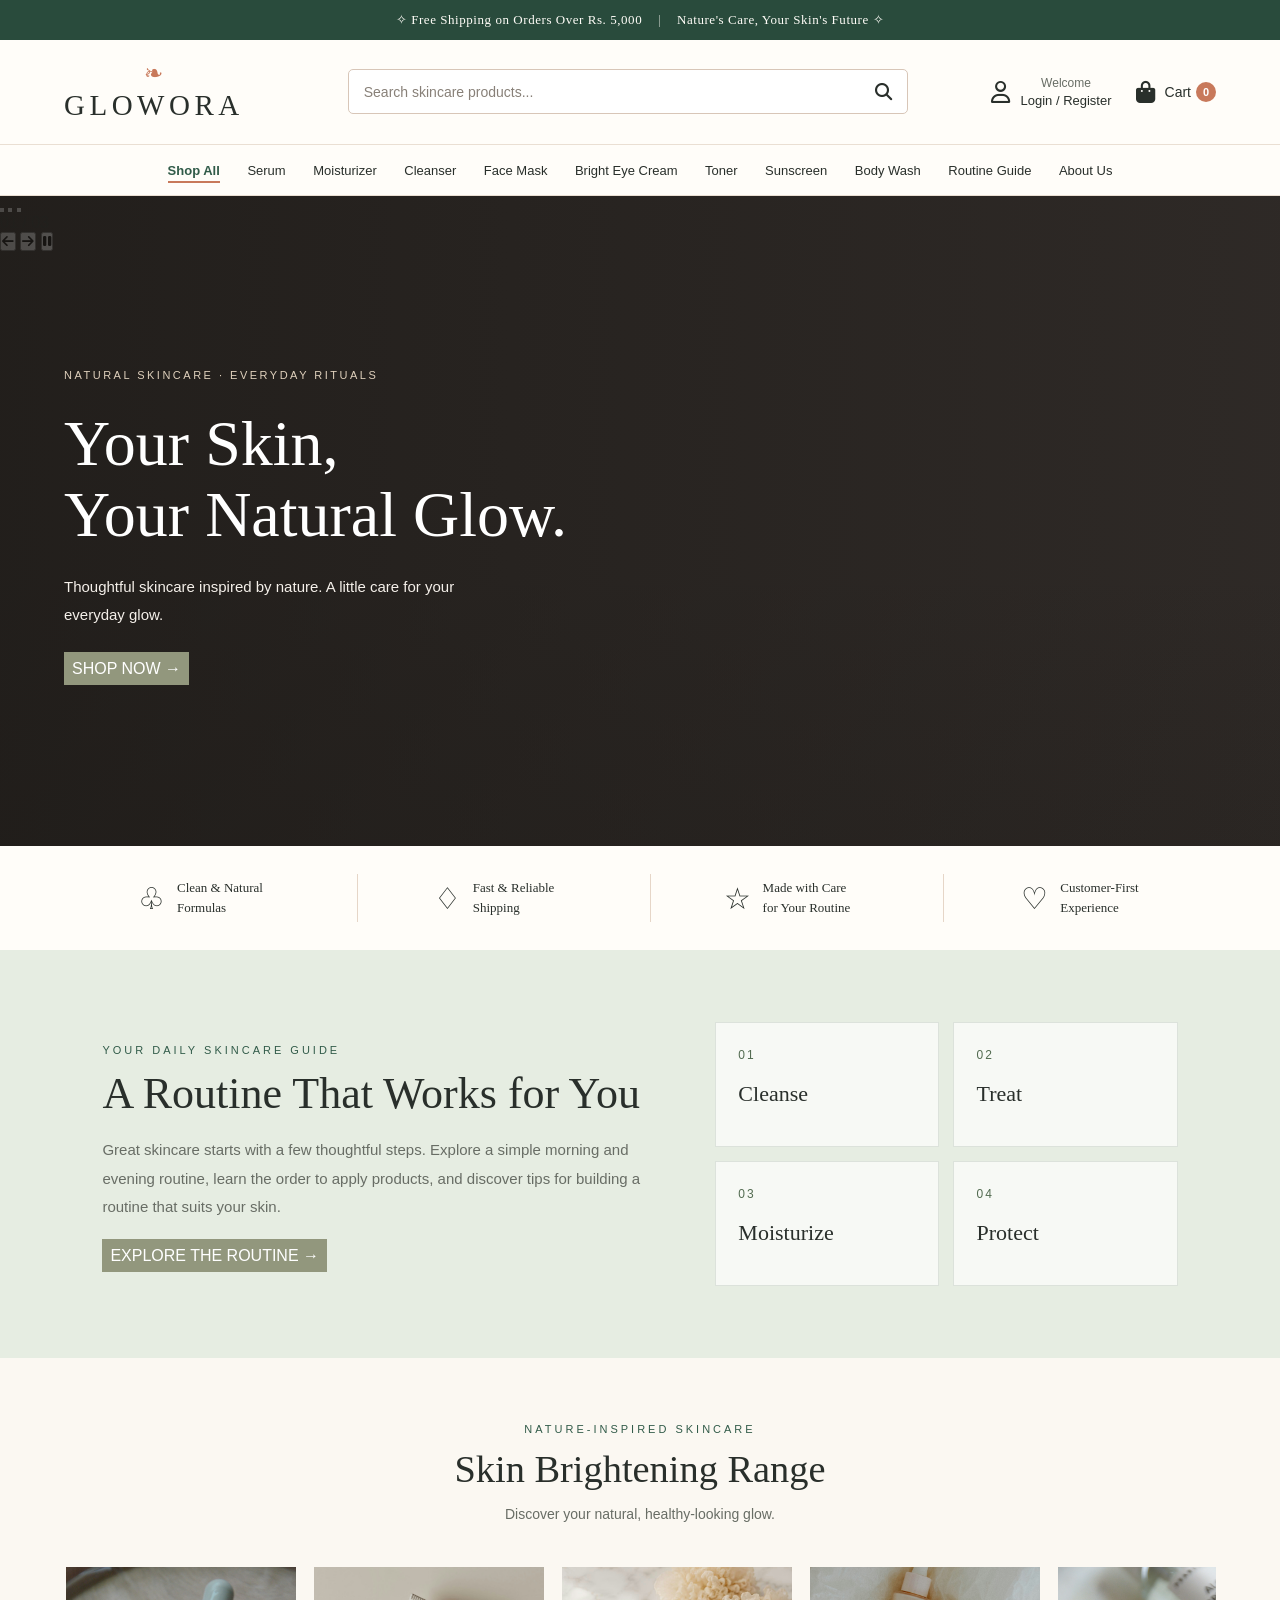
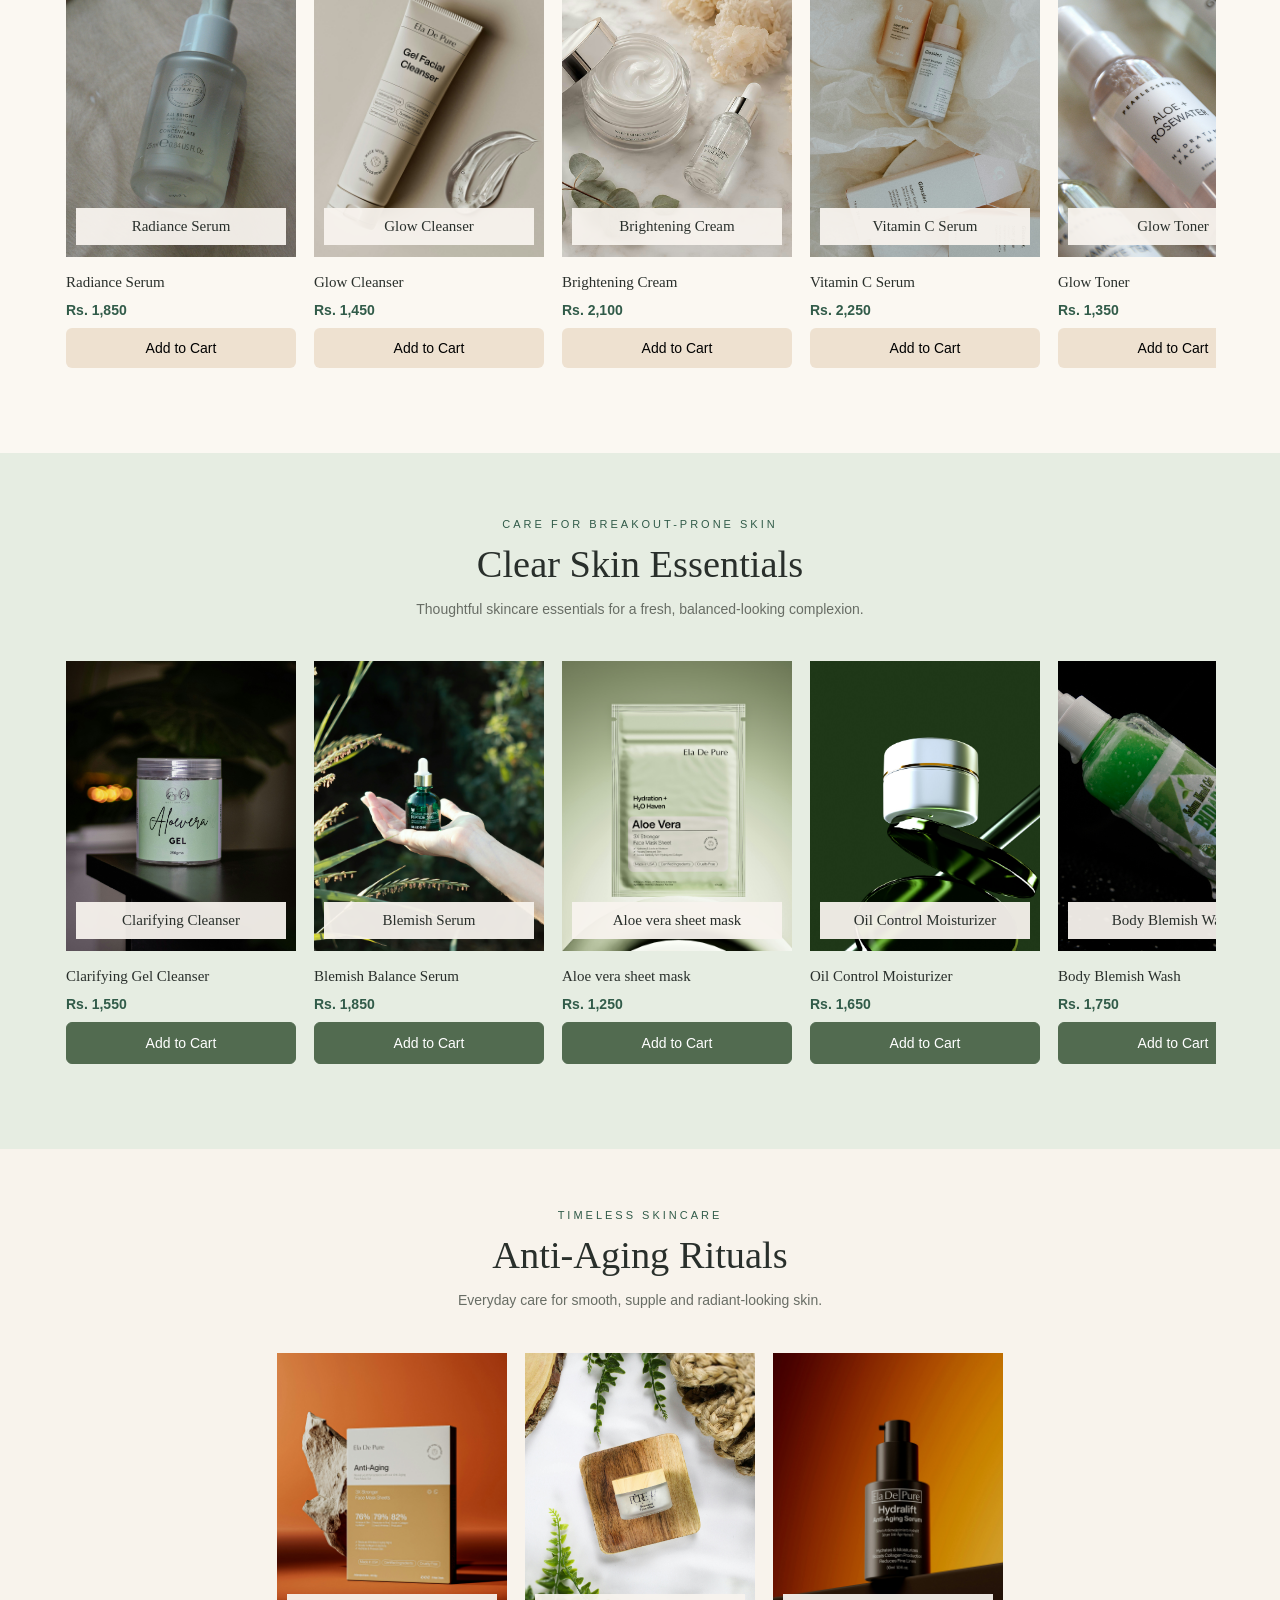
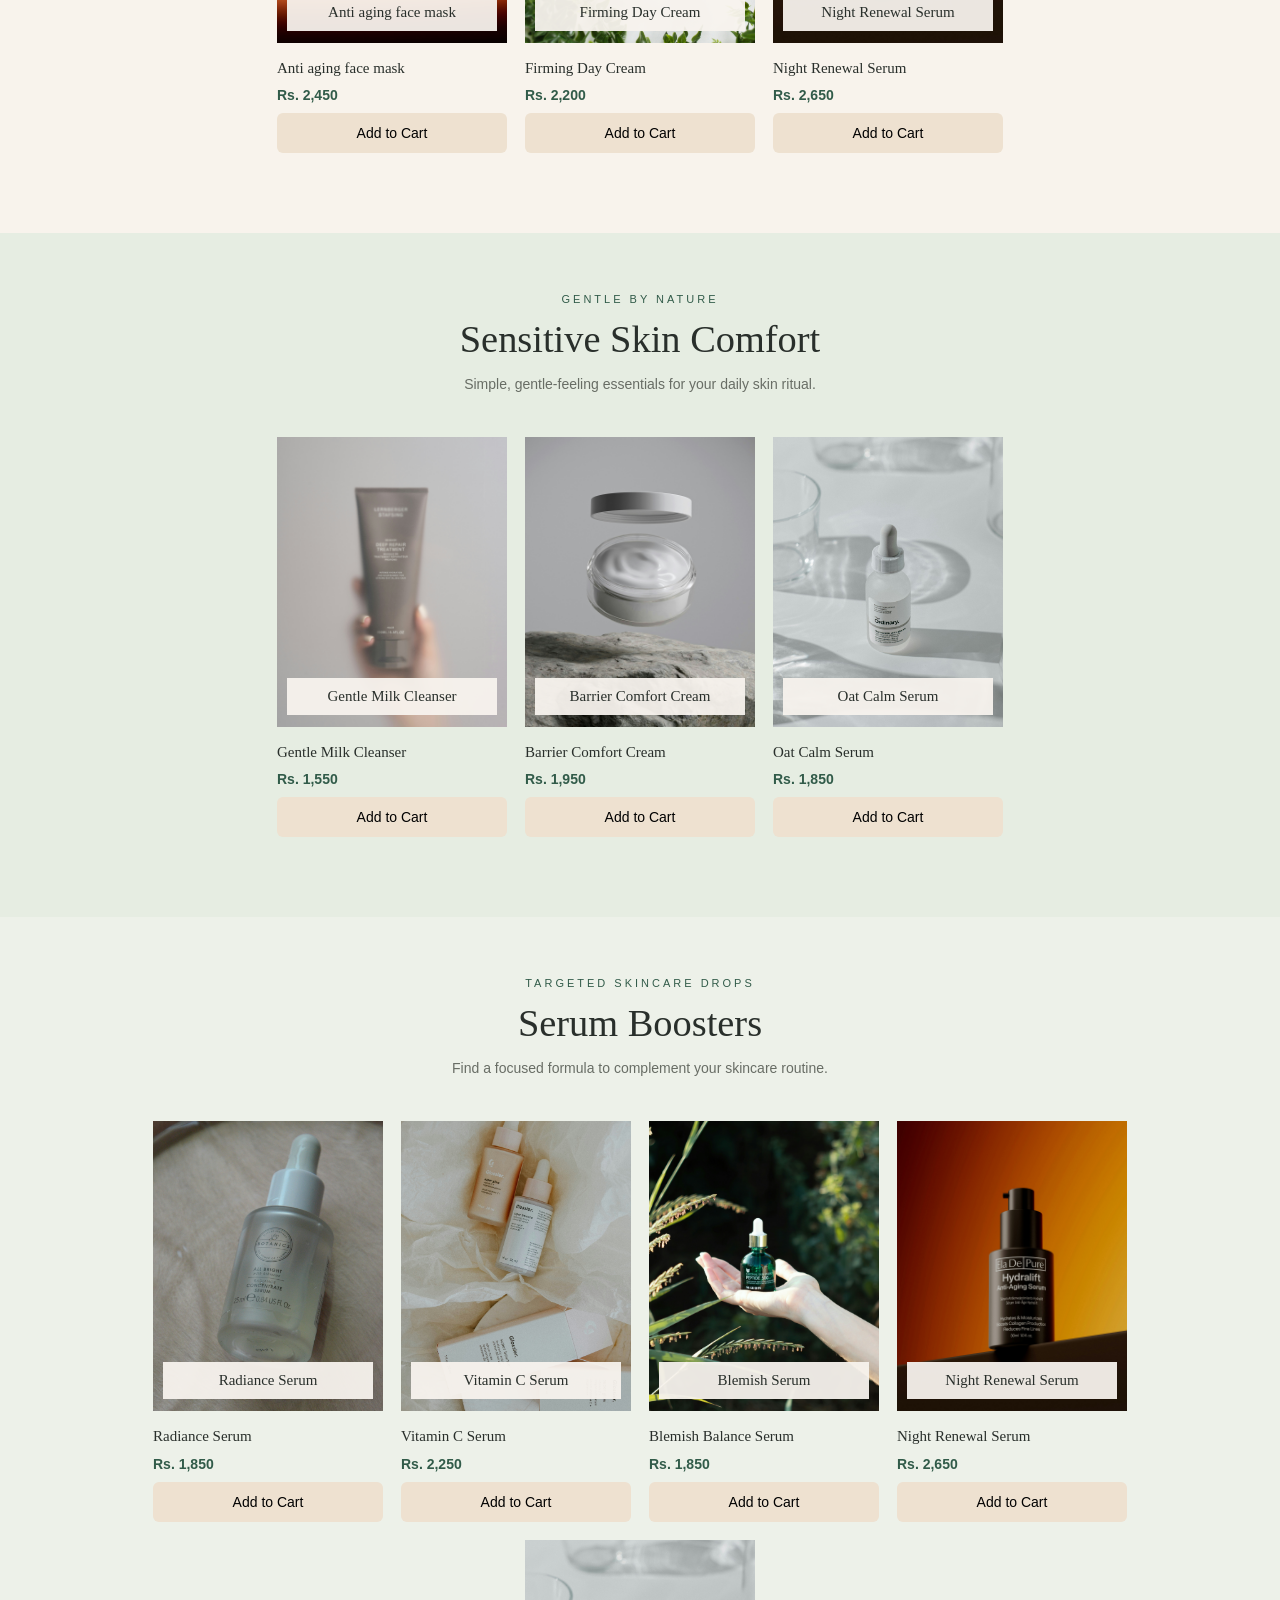
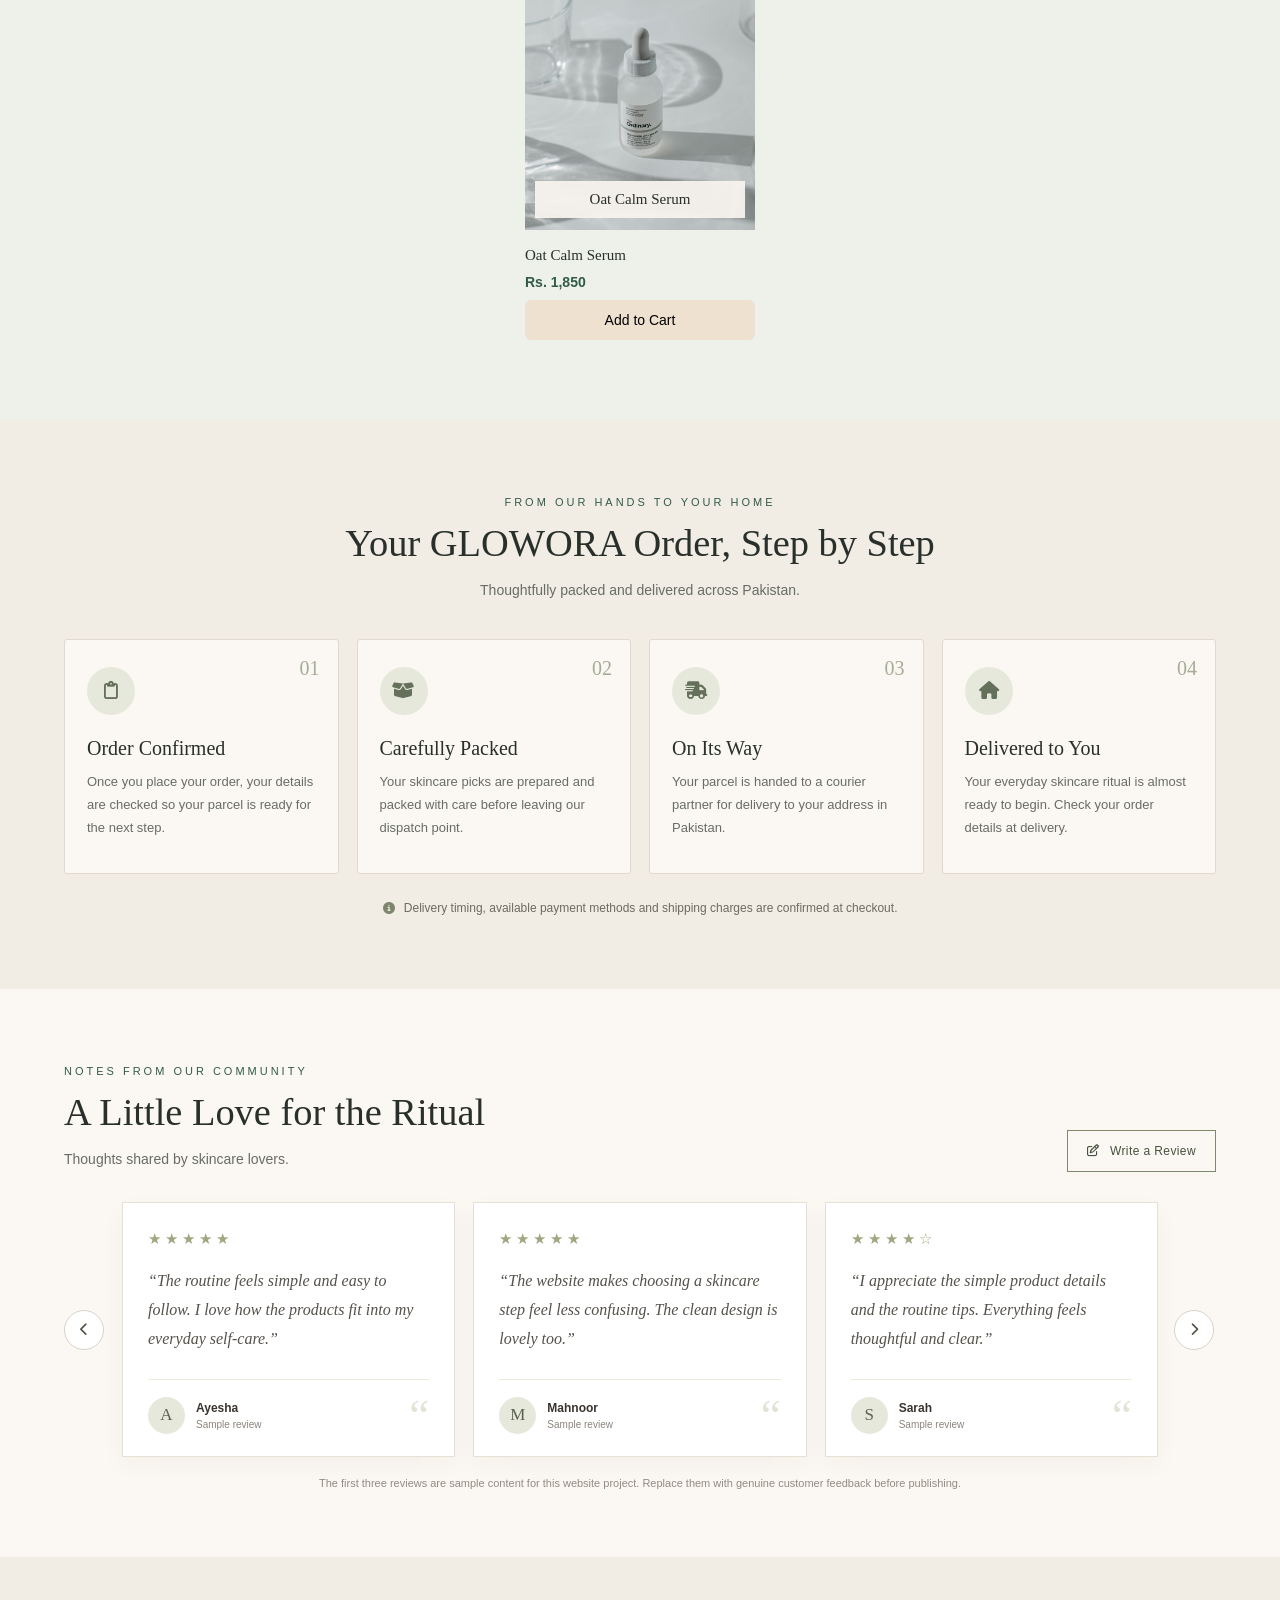
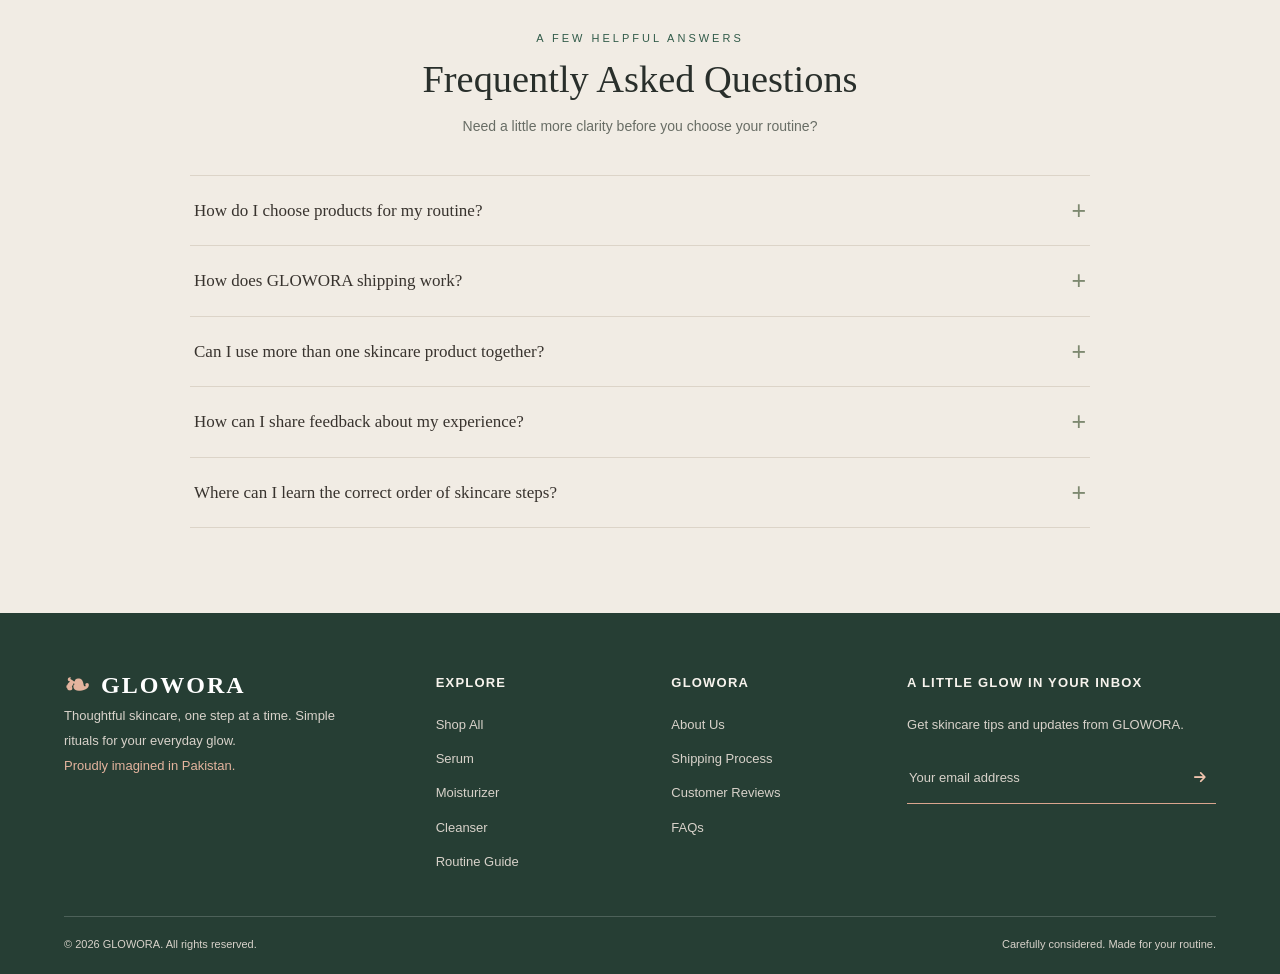
<file: GLOWORA_WEBSITE/index.html>
<!DOCTYPE html>
<html lang="en">
<head>
<meta charset="utf-8"/>
<meta content="width=device-width, initial-scale=1.0" name="viewport"/>
<title>GLOWORA | Your Natural Glow</title>
<link href="./style.css" rel="stylesheet"/>
<script src="./script.js" defer></script>
<link href="https://cdnjs.cloudflare.com/ajax/libs/font-awesome/6.7.2/css/all.min.css" rel="stylesheet"/>
</head>
<body>
<header class="site-header" id="home">
<!-- Announcement Bar -->
<div class="announcement">
<p class="announcement-desktop">
            ✧ Free Shipping on Orders Over Rs. 5,000
            <span>|</span>
            Nature's Care, Your Skin's Future ✧
        </p>
<p class="announcement-mobile">
            ✧ Free Shipping on Orders Over Rs. 5,000 ✧
        </p>
</div>
<!-- Main Header -->
<div class="header-main">
<!-- Mobile Hamburger -->
<button aria-controls="mobile-menu" aria-expanded="false" aria-label="Open navigation menu" class="menu-toggle" type="button">
<i aria-hidden="true" class="fa-solid fa-bars"></i>
</button>
<!-- Logo -->
<a aria-label="GLOWORA Home" class="logo" href="./index.html">
<span aria-hidden="true" class="logo-leaf">❧</span>
<span>GLOWORA</span>
</a>
<!-- Desktop Search -->
<form action="./index.html" class="header-search" role="search">
<input aria-label="Search skincare products" name="search" placeholder="Search skincare products..." type="search"/>
<button aria-label="Search" type="submit">
<i aria-hidden="true" class="fa-solid fa-magnifying-glass"></i>
</button>
</form>
<!-- Account and Cart -->
<div class="header-actions">
<!-- Account button -->
<button aria-label="Open account panel" class="account-action" data-open-panel="account" type="button">
<i aria-hidden="true" class="fa-regular fa-user"></i>
<span class="account-text">
<small>Welcome</small>
<strong>Login / Register</strong>
</span>
</button>
<!-- Cart button -->
<button aria-label="Open shopping cart" class="cart-action" data-open-panel="cart" type="button">
<i aria-hidden="true" class="fa-solid fa-bag-shopping"></i>
<span class="cart-text">Cart</span>
<span aria-live="polite" class="cart-count">0</span>
</button>
</div>
</div>
<!-- Desktop Navigation -->
<nav aria-label="Main navigation" class="desktop-nav">
<ul class="nav-links"><li><a href="./index.html">Shop All</a></li><li><a href="./serum.html">Serum</a></li><li><a href="./moisturizer.html">Moisturizer</a></li><li><a href="./cleanser.html">Cleanser</a></li><li><a href="./face-mask.html">Face Mask</a></li><li><a href="./bright-eye-cream.html">Bright Eye Cream</a></li><li><a href="./toner.html">Toner</a></li><li><a href="./sunscreen.html">Sunscreen</a></li><li><a href="./body-wash.html">Body Wash</a></li><li><a href="./routine.html">Routine Guide</a></li><li><a href="./about.html">About Us</a></li></ul>
</nav>
<!-- Overlay -->
<div class="menu-overlay"></div>
<!-- Right-side Off-canvas Menu -->
<aside aria-hidden="true" aria-label="Mobile navigation" class="mobile-menu" id="mobile-menu" inert="">
<div class="mobile-menu-header">
<a class="mobile-menu-logo" href="./index.html">
<span aria-hidden="true">❧</span> GLOWORA
            </a>
<button aria-label="Close navigation menu" class="menu-close" type="button">
                ×
            </button>
</div>
<p class="mobile-menu-caption">
            YOUR SKIN, YOUR NATURAL GLOW
        </p>
<!-- Mobile Search -->
<form action="./index.html" class="mobile-search" role="search">
<input aria-label="Search products" name="search" placeholder="Search products..." type="search"/>
<button aria-label="Search" type="submit">
<i aria-hidden="true" class="fa-solid fa-magnifying-glass"></i>
</button>
</form>
<!-- Mobile Links -->
<ul class="mobile-nav-links"><li><a href="./index.html">Shop All <span>↗</span></a></li><li><a href="./serum.html">Serum <span>↗</span></a></li><li><a href="./moisturizer.html">Moisturizer <span>↗</span></a></li><li><a href="./cleanser.html">Cleanser <span>↗</span></a></li><li><a href="./face-mask.html">Face Mask <span>↗</span></a></li><li><a href="./bright-eye-cream.html">Bright Eye Cream <span>↗</span></a></li><li><a href="./toner.html">Toner <span>↗</span></a></li><li><a href="./sunscreen.html">Sunscreen <span>↗</span></a></li><li><a href="./body-wash.html">Body Wash <span>↗</span></a></li><li><a href="./routine.html">Routine Guide <span>↗</span></a></li><li><a href="./about.html">About Us <span>↗</span></a></li></ul>
<!-- Mobile Account Shortcuts -->
<div class="mobile-menu-actions">
<button data-open-panel="account" type="button">
<i aria-hidden="true" class="fa-regular fa-user"></i>
        Login / Create Account
    </button>
<button data-open-panel="cart" type="button">
<i aria-hidden="true" class="fa-solid fa-bag-shopping"></i>
        My Shopping Bag
        <span aria-live="polite" class="cart-count">0</span>
</button>
</div>
<p class="mobile-menu-footer">
            Thoughtful skincare, one step at a time.
        </p>
</aside>
<!-- Shared overlay for cart and account panels -->
<div class="panel-overlay" data-close-panel=""></div>
<!-- CART DRAWER -->
<aside aria-hidden="true" aria-label="Shopping cart" class="side-panel cart-panel" id="cart-panel" inert="">
<div class="panel-header">
<div>
<p class="panel-eyebrow">YOUR GLOWORA PICKS</p>
<h2>Your Cart <span class="cart-count">0</span></h2>
</div>
<button aria-label="Close cart" class="panel-close" data-close-panel="" type="button">
            ×
        </button>
</div>
<div aria-live="polite" class="cart-content">
<div class="cart-empty">
<i aria-hidden="true" class="fa-solid fa-bag-shopping"></i>
<h3>Your bag is waiting</h3>
<p>You haven't added any products yet.</p>
<button class="panel-primary" data-continue-shopping="" type="button">
                Continue Shopping
            </button>
</div>
<div class="cart-items"></div>
</div>
<div class="cart-footer" hidden="">
<div class="cart-subtotal">
<span>Subtotal</span>
<strong class="cart-total">Rs. 0</strong>
</div>
<p>Shipping charges are calculated at checkout.</p>
<button class="panel-primary checkout-button" type="button">
            Proceed to Checkout
        </button>
</div>
</aside>
<!-- ACCOUNT DRAWER -->
<aside aria-hidden="true" aria-label="Your account" class="side-panel account-panel" id="account-panel" inert="">
<div class="panel-header">
<div>
<p class="panel-eyebrow">WELCOME TO GLOWORA</p>
<h2 class="account-panel-title">My Account</h2>
</div>
<button aria-label="Close account" class="panel-close" data-close-panel="" type="button">
            ×
        </button>
</div>
<!-- Login -->
<form class="account-form" id="login-form">
<p class="account-intro">Sign in to your account.</p>
<label for="login-email">Email Address</label>
<input autocomplete="email" id="login-email" name="email" placeholder="you@example.com" required="" type="email"/>
<label for="login-password">Password</label>
<input autocomplete="current-password" id="login-password" name="password" placeholder="Enter your password" required="" type="password"/>
<button class="text-action" data-account-view="forgot" type="button">
            Forgot Password?
        </button>
<button class="panel-primary" type="submit">
            Login
        </button>
<p class="account-switch">
            Don't have an account?
            <button class="text-action" data-account-view="register" type="button">
                Create Account
            </button>
</p>
<p aria-live="polite" class="account-message"></p>
</form>
<!-- Create Account -->
<form class="account-form" hidden="" id="register-form">
<p class="account-intro">Create your GLOWORA account.</p>
<label for="register-name">Full Name</label>
<input autocomplete="name" id="register-name" name="name" placeholder="Your full name" required="" type="text"/>
<label for="register-email">Email Address</label>
<input autocomplete="email" id="register-email" name="email" placeholder="you@example.com" required="" type="email"/>
<label for="register-password">Create Password</label>
<input autocomplete="new-password" id="register-password" minlength="8" name="password" placeholder="At least 8 characters" required="" type="password"/>
<button class="panel-primary" type="submit">
            Create Account
        </button>
<p class="account-switch">
            Already registered?
            <button class="text-action" data-account-view="login" type="button">
                Login
            </button>
</p>
<p aria-live="polite" class="account-message"></p>
</form>
<!-- Forgot Password -->
<form class="account-form" hidden="" id="forgot-form">
<p class="account-intro">
            Enter your email address to request a password reset.
        </p>
<label for="forgot-email">Email Address</label>
<input autocomplete="email" id="forgot-email" name="email" placeholder="you@example.com" required="" type="email"/>
<button class="panel-primary" type="submit">
            Request Reset Link
        </button>
<p class="account-switch">
            Remember your password?
            <button class="text-action" data-account-view="login" type="button">
                Back to Login
            </button>
</p>
<p aria-live="polite" class="account-message"></p>
</form>
</aside>
</header>
<main>
<!-- hero section crousal section -->
<section class="hero-video-carousel" id="hero" aria-label="GLOWORA featured skincare stories">
<!-- Slide 1 -->
<article class="hero-slide active">
<video autoplay="" class="hero-video" muted="" playsinline="" preload="auto">
<source src="./assets/videos/hero carousel/slide 1.mp4" type="video/mp4"/>
</video>
<div class="hero-video-overlay"></div>
<div class="hero-slide-content">
<p class="hero-kicker">NATURAL SKINCARE · EVERYDAY RITUALS</p>
<h1>Your Skin,<br/>Your Natural Glow.</h1>
<p class="hero-slide-description">
                Thoughtful skincare inspired by nature.
                A little care for your everyday glow.
            </p>
<a class="primary-button" href="#shop">
                SHOP NOW <span>→</span>
</a>
</div>
</article>
<!-- Slide 2 -->
<article class="hero-slide">
<video class="hero-video" muted="" playsinline="" preload="auto">
<source src="./assets/videos/hero carousel/video 2.mp4" type="video/mp4"/>
</video>
<div class="hero-video-overlay"></div>
<div class="hero-slide-content">
<p class="hero-kicker">A MOMENT JUST FOR YOU</p>
<h1>A Little Care.<br/>A Lot of Glow.</h1>
<p class="hero-slide-description">
                Slow down, nourish your skin,
                and make self-care part of every day.
            </p>
<a class="primary-button" href="#shop">
                DISCOVER YOUR GLOW <span>→</span>
</a>
</div>
</article>
<!-- Slide 3 -->
<article class="hero-slide">
<video class="hero-video" muted="" playsinline="" preload="auto">
<source src="assets/videos/hero carousel/slide 8.mp4" type="video/mp4"/>
</video>
<div class="hero-video-overlay"></div>
<div class="hero-slide-content">
<p class="hero-kicker">YOUR DAILY SKINCARE RITUAL</p>
<h1>Make Every Day<br/>a Glow Day.</h1>
<p class="hero-slide-description">
                Simple routines, thoughtful formulas,
                and skincare moments made for you.
            </p>
<a class="primary-button" href="#shop">
                EXPLORE SKINCARE <span>→</span>
</a>
</div>
</article>
<!-- Carousel controls -->
<div class="hero-carousel-controls" aria-label="Hero carousel controls">
  <div class="hero-carousel-pagination" role="group" aria-label="Choose a slide">
    <button class="hero-dot active" type="button" data-slide-to="0" aria-label="Show slide 1" aria-current="true"></button>
    <button class="hero-dot" type="button" data-slide-to="1" aria-label="Show slide 2"></button>
    <button class="hero-dot" type="button" data-slide-to="2" aria-label="Show slide 3"></button>
  </div>
  <span class="hero-slide-count" aria-live="polite"><span class="hero-current-slide">01</span> <span aria-hidden="true">/</span> 03</span>
  <div class="hero-carousel-actions">
    <button class="hero-control-button hero-prev" type="button" aria-label="Previous slide"><i class="fa-solid fa-arrow-left" aria-hidden="true"></i></button>
    <button class="hero-control-button hero-next" type="button" aria-label="Next slide"><i class="fa-solid fa-arrow-right" aria-hidden="true"></i></button>
    <button class="hero-control-button hero-autoplay-toggle" type="button" aria-label="Pause automatic slides" aria-pressed="false"><i class="fa-solid fa-pause" aria-hidden="true"></i></button>
  </div>
</div>
</section>
<!-- benefit section -->
<section aria-label="Our benefits" class="benefits">
<div class="benefit">
<span class="benefit-icon">♧</span>
<p>Clean &amp; Natural<br/>Formulas</p>
</div>
<div class="benefit">
<span class="benefit-icon">♢</span>
<p>Fast &amp; Reliable<br/>Shipping</p>
</div>
<div class="benefit">
<span class="benefit-icon">☆</span>
<p>Made with Care<br/>for Your Routine</p>
</div>
<div class="benefit">
<span class="benefit-icon">♡</span>
<p>Customer-First<br/>Experience</p>
</div>
</section>
<!-- skin routine section -->
<section aria-labelledby="routine-preview-title" class="routine-preview">
<div class="routine-preview-content">
<p class="range-subtitle">YOUR DAILY SKINCARE GUIDE</p>
<h2 id="routine-preview-title">A Routine That Works for You</h2>
<p>Great skincare starts with a few thoughtful steps. Explore a simple morning and evening routine, learn the order to apply products, and discover tips for building a routine that suits your skin.</p>
<a class="primary-button" href="./routine.html">EXPLORE THE ROUTINE <span>→</span></a>
</div>
<div aria-label="Routine overview" class="routine-preview-steps">
<div><span>01</span><p>Cleanse</p></div>
<div><span>02</span><p>Treat</p></div>
<div><span>03</span><p>Moisturize</p></div>
<div><span>04</span><p>Protect</p></div>
</div>
</section>
<!-- skin brightening card section -->
<section class="product-range" id="shop">
<div class="range-heading">
<p class="range-subtitle">NATURE-INSPIRED SKINCARE</p>
<h2>Skin Brightening Range</h2>
<p>Discover your natural, healthy-looking glow.</p>
</div>
<div class="product-slider">
<div aria-label="Skin brightening products" class="product-track" tabindex="0">
<article class="range-card">
<div class="range-image">
<img alt="Radiance serum" loading="lazy" src="./assets/images/skin brightening img/radiance serum.jpg"/>
<span class="image-title">Radiance Serum</span>
<div class="product-hover">
<h3>Radiance Serum</h3>
<p><strong>Key Ingredients</strong></p>
<p>Vitamin C · Hyaluronic Acid</p>
<p>A skincare step for a radiant-looking complexion.</p>
</div>
</div>
<h3>Radiance Serum</h3>
<p class="range-price">Rs. 1,850</p>
<button class="add-to-cart">Add to Cart</button>
</article>
<article class="range-card">
<div class="range-image">
<img alt="Glow cleanser" loading="lazy" src="./assets/images/skin brightening img/Gel Cleanser.jpg"/>
<span class="image-title">Glow Cleanser</span>
<div class="product-hover">
<h3>Glow Cleanser</h3>
<p><strong>Key Ingredients</strong></p>
<p>Aloe Vera · Glycerin</p>
<p>A gentle daily cleansing step.</p>
</div>
</div>
<h3>Glow Cleanser</h3>
<p class="range-price">Rs. 1,450</p>
<button class="add-to-cart">Add to Cart</button>
</article>
<article class="range-card">
<div class="range-image">
<img alt="Brightening cream" loading="lazy" src="./assets/images/skin brightening img/brightening cream.jpg"/>
<span class="image-title">Brightening Cream</span>
<div class="product-hover">
<h3>Brightening Cream</h3>
<p><strong>Key Ingredients</strong></p>
<p>Niacinamide · Vitamin E</p>
<p>Helps moisturize skin and improve the look of uneven tone.</p>
</div>
</div>
<h3>Brightening Cream</h3>
<p class="range-price">Rs. 2,100</p>
<button class="add-to-cart">Add to Cart</button>
</article>
<article class="range-card">
<div class="range-image">
<img alt="Vitamin C serum" loading="lazy" src="./assets/images/skin brightening img/vitamin C serum.jpg"/>
<span class="image-title">Vitamin C Serum</span>
<div class="product-hover">
<h3>Vitamin C Serum</h3>
<p><strong>Key Ingredients</strong></p>
<p>Vitamin C · Glycerin</p>
<p>A brightening-focused skincare step.</p>
</div>
</div>
<h3>Vitamin C Serum</h3>
<p class="range-price">Rs. 2,250</p>
<button class="add-to-cart">Add to Cart</button>
</article>
<article class="range-card">
<div class="range-image">
<img alt="Glow toner" loading="lazy" src="./assets/images/skin brightening img/glow toner.jpg"/>
<span class="image-title">Glow Toner</span>
<div class="product-hover">
<h3>Glow Toner</h3>
<p><strong>Key Ingredients</strong></p>
<p>Rose Water · Aloe Vera</p>
<p>A refreshing step in your skincare routine.</p>
</div>
</div>
<h3>Glow Toner</h3>
<p class="range-price">Rs. 1,350</p>
<button class="add-to-cart">Add to Cart</button>
</article>
<article class="range-card">
<div class="range-image">
<img alt="Night cream" loading="lazy" src="./assets/images/skin brightening img/night cream.jpg"/>
<span class="image-title">Night Cream</span>
<div class="product-hover">
<h3>Night Cream</h3>
<p><strong>Key Ingredients</strong></p>
<p>Hyaluronic Acid · Vitamin E</p>
<p>Moisture for your evening routine.</p>
</div>
</div>
<h3>Night Cream</h3>
<p class="range-price">Rs. 2,000</p>
<button class="add-to-cart">Add to Cart</button>
</article>
<article class="range-card">
<div class="range-image">
<img alt="Glow face mask" loading="lazy" src="./assets/images/skin brightening img/glow face mask.jpg"/>
<span class="image-title">Glow Face Mask</span>
<div class="product-hover">
<h3>Glow Face Mask</h3>
<p><strong>Key Ingredients</strong></p>
<p>Kaolin · Aloe Vera</p>
<p>A weekly skincare treat.</p>
</div>
</div>
<h3>Glow Face Mask</h3>
<p class="range-price">Rs. 1,550</p>
<button class="add-to-cart">Add to Cart</button>
</article>
<article class="range-card">
<div class="range-image">
<img alt="Bright eyes cream" loading="lazy" src="./assets/images/skin brightening img/brightening eye cream.jpg"/>
<span class="image-title">Bright Eyes Cream</span>
<div class="product-hover">
<h3>Bright Eyes Cream</h3>
<p><strong>Key Ingredients</strong></p>
<p>Hyaluronic Acid · Peptides</p>
<p>Gentle moisture around the eye area.</p>
</div>
</div>
<h3>Bright Eyes Cream</h3>
<p class="range-price">Rs. 1,700</p>
<button class="add-to-cart">Add to Cart</button>
</article>
<article class="range-card">
<div class="range-image">
<img alt="Daily sunscreen" loading="lazy" src="./assets/images/skin brightening img/daily sun screen.jpg"/>
<span class="image-title">Daily Sunscreen</span>
<div class="product-hover">
<h3>Daily Sunscreen</h3>
<p><strong>Key Ingredients</strong></p>
<p>Broad-spectrum UV filters</p>
<p>Use for daily sun protection according to the product label.</p>
</div>
</div>
<h3>Daily Sunscreen</h3>
<p class="range-price">Rs. 1,950</p>
<button class="add-to-cart">Add to Cart</button>
</article>
<article class="range-card">
<div class="range-image">
<img alt="Daily face lotion" loading="lazy" src="./assets/images/skin brightening img/daily face lotion.jpg"/>
<span class="image-title">Daily Face Lotion</span>
<div class="product-hover">
<h3>Daily Face Lotion</h3>
<p><strong>Key Ingredients</strong></p>
<p>Shea Butter · Glycerin</p>
<p>Everyday moisture for soft-feeling skin.</p>
</div>
</div>
<h3>Daily Face Lotion</h3>
<p class="range-price">Rs. 1,650</p>
<button class="add-to-cart">Add to Cart</button>
</article>
</div>
</div>
</section>
<!-- Clear Skin Essentials Section -->
<section class="clear-skin-section" id="clear-skin">
<div class="range-heading">
<p class="range-subtitle">CARE FOR BREAKOUT-PRONE SKIN</p>
<h2>Clear Skin Essentials</h2>
<p>
        Thoughtful skincare essentials for a fresh,
        balanced-looking complexion.
    </p>
</div>
<div class="product-slider">
<div aria-label="Clear Skin Essentials products" class="product-track">
<!-- Product 1 -->
<article class="range-card">
<div class="range-image">
<img alt="Clarifying Gel Cleanser" loading="lazy" src="./assets/images/clear skin img/clarifying gel.jpg"/>
<span class="image-title">Clarifying Cleanser</span>
<div class="product-hover">
<h3>Clarifying Gel Cleanser</h3>
<p><strong>Key Ingredients</strong></p>
<p>Salicylic Acid · Aloe Vera</p>
<p>A cleansing step for oily, blemish-prone skin.</p>
</div>
</div>
<h3>Clarifying Gel Cleanser</h3>
<p class="range-price">Rs. 1,550</p>
<button class="add-to-cart" type="button">Add to Cart</button>
</article>
<!-- Product 2 -->
<article class="range-card">
<div class="range-image">
<img alt="Blemish Balance Serum" loading="lazy" src="./assets/images/clear skin img/blemish serum.jpg"/>
<span class="image-title">Blemish Serum</span>
<div class="product-hover">
<h3>Blemish Balance Serum</h3>
<p><strong>Key Ingredients</strong></p>
<p>Niacinamide · Zinc</p>
<p>A lightweight serum for an oil-conscious routine.</p>
</div>
</div>
<h3>Blemish Balance Serum</h3>
<p class="range-price">Rs. 1,850</p>
<button class="add-to-cart" type="button">Add to Cart</button>
</article>
<!-- Product 3 -->
<article class="range-card">
<div class="range-image">
<img alt="Aloe vera sheet mask" loading="lazy" src="./assets/images/clear skin img/aloe vera face mask.jpg"/>
<span class="image-title">Aloe vera sheet mask</span>
<div class="product-hover">
<h3>Aloe vera sheet mask</h3>
<p><strong>Key Ingredients</strong></p>
<p>Aloe vera</p>
<p>A targeted addition to a blemish-care routine.</p>
</div>
</div>
<h3>Aloe vera sheet mask</h3>
<p class="range-price">Rs. 1,250</p>
<button class="add-to-cart" type="button">Add to Cart</button>
</article>
<!-- Product 4 -->
<article class="range-card">
<div class="range-image">
<img alt="Oil Control Moisturizer" loading="lazy" src="./assets/images/clear skin img/oil control moisturizer.jpg"/>
<span class="image-title">Oil Control Moisturizer</span>
<div class="product-hover">
<h3>Oil Control Moisturizer</h3>
<p><strong>Key Ingredients</strong></p>
<p>Glycerin · Niacinamide</p>
<p>Lightweight moisture for everyday skincare.</p>
</div>
</div>
<h3>Oil Control Moisturizer</h3>
<p class="range-price">Rs. 1,650</p>
<button class="add-to-cart" type="button">Add to Cart</button>
</article>
<!-- Product 5 -->
<article class="range-card">
<div class="range-image">
<img alt="Body Blemish Wash" loading="lazy" src="./assets/images/clear skin img/body blemish wash.jpg"/>
<span class="image-title">Body Blemish Wash</span>
<div class="product-hover">
<h3>Body Blemish Wash</h3>
<p><strong>Key Ingredients</strong></p>
<p>Salicylic Acid · Glycerin</p>
<p>A body-cleansing option for breakout-prone areas.</p>
</div>
</div>
<h3>Body Blemish Wash</h3>
<p class="range-price">Rs. 1,750</p>
<button class="add-to-cart" type="button">Add to Cart</button>
</article>
<!-- Product 6 -->
<article class="range-card">
<div class="range-image">
<img alt="Clear Skin Starter Kit" loading="lazy" src="./assets/images/clear skin img/clear skin kit.jpg"/>
<span class="image-title">Clear Skin Kit</span>
<div class="product-hover">
<h3>Clear Skin Starter Kit</h3>
<p><strong>What's Included</strong></p>
<p>Cleanser · Serum · Moisturizer</p>
<p>A simple three-step skincare routine.</p>
</div>
</div>
<h3>Clear Skin Starter Kit</h3>
<p class="range-price">Rs. 3,750</p>
<button class="add-to-cart" type="button">Add to Cart</button>
</article>
<!-- Product 7 -->
<article class="range-card">
<div class="range-image">
<img alt="Clear Day Sunscreen" loading="lazy" src="./assets/images/clear skin img/clear day sunscreen.jpg"/>
<span class="image-title">Clear Day Sunscreen</span>
<div class="product-hover">
<h3>Clear Day Sunscreen</h3>
<p><strong>Key Features</strong></p>
<p>Broad-spectrum UV protection</p>
<p>A daily sun-care step. Follow the product label.</p>
</div>
</div>
<h3>Clear Day Sunscreen</h3>
<p class="range-price">Rs. 1,950</p>
<button class="add-to-cart" type="button">Add to Cart</button>
</article>
</div>
</div>
</section>
<!-- 1. ANTI-AGING RITUALS -->
<section class="range-section anti-aging-section" id="anti-aging">
<div class="range-heading">
<p class="range-subtitle">TIMELESS SKINCARE</p>
<h2>Anti-Aging Rituals</h2>
<p>Everyday care for smooth, supple and radiant-looking skin.</p>
</div>
<div class="product-slider">
<div aria-label="Anti-Aging Rituals products" class="product-track">
<!-- Product 1 -->
<article class="range-card">
<div class="range-image">
<img alt="Anti aging face mask" loading="lazy" src="./assets/images/anti aging img/anti aging face mask.jpg"/>
<span class="image-title">Anti aging face mask</span>
<div class="product-hover">
<h3>Anti aging face mask</h3>
<p><strong>Key Ingredients</strong></p>
<p>Peptides · Hyaluronic Acid</p>
<p>A lightweight face mask for hydrated-looking skin.</p>
</div>
</div>
<h3>Anti aging face mask</h3>
<p class="range-price">Rs. 2,450</p>
<button class="add-to-cart" type="button">Add to Cart</button>
</article>
<!-- Product 2 -->
<article class="range-card">
<div class="range-image">
<img alt="Firming Day Cream" loading="lazy" src="./assets/images/anti aging img/firming day cream.jpg"/>
<span class="image-title">Firming Day Cream</span>
<div class="product-hover">
<h3>Firming Day Cream</h3>
<p><strong>Key Ingredients</strong></p>
<p>Peptides · Vitamin E</p>
<p>Daily moisture for a soft, smooth feel.</p>
</div>
</div>
<h3>Firming Day Cream</h3>
<p class="range-price">Rs. 2,200</p>
<button class="add-to-cart" type="button">Add to Cart</button>
</article>
<!-- Product 3 -->
<article class="range-card">
<div class="range-image">
<img alt="Night Renewal Serum" loading="lazy" src="./assets/images/anti aging img/night renewal serum.jpg"/>
<span class="image-title">Night Renewal Serum</span>
<div class="product-hover">
<h3>Night Renewal Serum</h3>
<p><strong>Key Ingredients</strong></p>
<p>Retinol · Squalane</p>
<p>A night-care formula for a smoother-looking complexion.</p>
</div>
</div>
<h3>Night Renewal Serum</h3>
<p class="range-price">Rs. 2,650</p>
<button class="add-to-cart" type="button">Add to Cart</button>
</article>
</div>
</div>
</section>
<!-- 2. SENSITIVE SKIN COMFORT -->
<section class="range-section sensitive-section" id="sensitive-skin">
<div class="range-heading">
<p class="range-subtitle">GENTLE BY NATURE</p>
<h2>Sensitive Skin Comfort</h2>
<p>Simple, gentle-feeling essentials for your daily skin ritual.</p>
</div>
<div class="product-slider">
<div aria-label="Sensitive Skin Comfort products" class="product-track">
<!-- Product 1 -->
<article class="range-card">
<div class="range-image">
<img alt="Gentle Milk Cleanser" loading="lazy" src="./assets/images/sensitive img/gentle milk cleanser.jpg"/>
<span class="image-title">Gentle Milk Cleanser</span>
<div class="product-hover">
<h3>Gentle Milk Cleanser</h3>
<p><strong>Key Ingredients</strong></p>
<p>Glycerin · Oat Extract</p>
<p>A soft cleansing step for everyday use.</p>
</div>
</div>
<h3>Gentle Milk Cleanser</h3>
<p class="range-price">Rs. 1,550</p>
<button class="add-to-cart" type="button">Add to Cart</button>
</article>
<!-- Product 2 -->
<article class="range-card">
<div class="range-image">
<img alt="Barrier Comfort Cream" loading="lazy" src="./assets/images/sensitive img/barrier comfort cream.jpg"/>
<span class="image-title">Barrier Comfort Cream</span>
<div class="product-hover">
<h3>Barrier Comfort Cream</h3>
<p><strong>Key Ingredients</strong></p>
<p>Ceramides · Glycerin</p>
<p>Moisture to support a comfortable skin feel.</p>
</div>
</div>
<h3>Barrier Comfort Cream</h3>
<p class="range-price">Rs. 1,950</p>
<button class="add-to-cart" type="button">Add to Cart</button>
</article>
<!-- Product 3 -->
<article class="range-card">
<div class="range-image">
<img alt="Oat Calm Serum" loading="lazy" src="./assets/images/sensitive img/oat calm serum.jpg"/>
<span class="image-title">Oat Calm Serum</span>
<div class="product-hover">
<h3>Oat Calm Serum</h3>
<p><strong>Key Ingredients</strong></p>
<p>Oat Extract · Panthenol</p>
<p>A lightweight addition to a gentle routine.</p>
</div>
</div>
<h3>Oat Calm Serum</h3>
<p class="range-price">Rs. 1,850</p>
<button class="add-to-cart" type="button">Add to Cart</button>
</article>
</div>
</div>
</section>
<!-- 4. SERUM BOOSTERS -->
<section class="range-section booster-section" id="serum-boosters">
<div class="range-heading">
<p class="range-subtitle">TARGETED SKINCARE DROPS</p>
<h2>Serum Boosters</h2>
<p>Find a focused formula to complement your skincare routine.</p>
</div>
<div class="product-slider">
<div aria-label="Serum Boosters products" class="product-track">
<!-- Product 1 -->
<article class="range-card">
<div class="range-image">
<img alt="Radiance serum" loading="lazy" src="./assets/images/skin brightening img/radiance serum.jpg"/>
<span class="image-title">Radiance Serum</span>
<div class="product-hover">
<h3>Radiance Serum</h3>
<p><strong>Key Ingredients</strong></p>
<p>Vitamin C · Hyaluronic Acid</p>
<p>A skincare step for a radiant-looking complexion.</p>
</div>
</div>
<h3>Radiance Serum</h3>
<p class="range-price">Rs. 1,850</p>
<button class="add-to-cart">Add to Cart</button>
</article>
<!-- Product 2 -->
<article class="range-card">
<div class="range-image">
<img alt="Vitamin C serum" loading="lazy" src="./assets/images/skin brightening img/vitamin C serum.jpg"/>
<span class="image-title">Vitamin C Serum</span>
<div class="product-hover">
<h3>Vitamin C Serum</h3>
<p><strong>Key Ingredients</strong></p>
<p>Vitamin C · Glycerin</p>
<p>A brightening-focused skincare step.</p>
</div>
</div>
<h3>Vitamin C Serum</h3>
<p class="range-price">Rs. 2,250</p>
<button class="add-to-cart">Add to Cart</button>
</article>
<!-- Product 3 -->
<article class="range-card">
<div class="range-image">
<img alt="Blemish Balance Serum" loading="lazy" src="./assets/images/clear skin img/blemish serum.jpg"/>
<span class="image-title">Blemish Serum</span>
<div class="product-hover">
<h3>Blemish Balance Serum</h3>
<p><strong>Key Ingredients</strong></p>
<p>Niacinamide · Zinc</p>
<p>A lightweight serum for an oil-conscious routine.</p>
</div>
</div>
<h3>Blemish Balance Serum</h3>
<p class="range-price">Rs. 1,850</p>
<button class="add-to-cart" type="button">Add to Cart</button>
</article>
<!-- Product 4 -->
<article class="range-card">
<div class="range-image">
<img alt="Night Renewal Serum" loading="lazy" src="./assets/images/anti aging img/night renewal serum.jpg"/>
<span class="image-title">Night Renewal Serum</span>
<div class="product-hover">
<h3>Night Renewal Serum</h3>
<p><strong>Key Ingredients</strong></p>
<p>Retinol · Squalane</p>
<p>A night-care formula for a smoother-looking complexion.</p>
</div>
</div>
<h3>Night Renewal Serum</h3>
<p class="range-price">Rs. 2,650</p>
<button class="add-to-cart" type="button">Add to Cart</button>
</article>
<!-- Product 5 -->
<article class="range-card">
<div class="range-image">
<img alt="Oat Calm Serum" loading="lazy" src="./assets/images/sensitive img/oat calm serum.jpg"/>
<span class="image-title">Oat Calm Serum</span>
<div class="product-hover">
<h3>Oat Calm Serum</h3>
<p><strong>Key Ingredients</strong></p>
<p>Oat Extract · Panthenol</p>
<p>A lightweight addition to a gentle routine.</p>
</div>
</div>
<h3>Oat Calm Serum</h3>
<p class="range-price">Rs. 1,850</p>
<button class="add-to-cart" type="button">Add to Cart</button>
</article>
</div>
</div>
</section>

<!-- SHIPPING PROCESS: LOCAL PAKISTANI BRAND -->
<section class="shipping-process" id="shipping-process" aria-labelledby="shipping-title">
  <div class="section-heading">
    <p class="range-subtitle">FROM OUR HANDS TO YOUR HOME</p>
    <h2 id="shipping-title">Your GLOWORA Order, Step by Step</h2>
    <p>Thoughtfully packed and delivered across Pakistan.</p>
  </div>
  <div class="shipping-steps">
    <article class="shipping-step"><span class="shipping-step-number">01</span><div class="shipping-icon"><i class="fa-regular fa-clipboard" aria-hidden="true"></i></div><h3>Order Confirmed</h3><p>Once you place your order, your details are checked so your parcel is ready for the next step.</p></article>
    <article class="shipping-step"><span class="shipping-step-number">02</span><div class="shipping-icon"><i class="fa-solid fa-box-open" aria-hidden="true"></i></div><h3>Carefully Packed</h3><p>Your skincare picks are prepared and packed with care before leaving our dispatch point.</p></article>
    <article class="shipping-step"><span class="shipping-step-number">03</span><div class="shipping-icon"><i class="fa-solid fa-truck-fast" aria-hidden="true"></i></div><h3>On Its Way</h3><p>Your parcel is handed to a courier partner for delivery to your address in Pakistan.</p></article>
    <article class="shipping-step"><span class="shipping-step-number">04</span><div class="shipping-icon"><i class="fa-solid fa-house" aria-hidden="true"></i></div><h3>Delivered to You</h3><p>Your everyday skincare ritual is almost ready to begin. Check your order details at delivery.</p></article>
  </div>
  <p class="shipping-note"><i class="fa-solid fa-circle-info" aria-hidden="true"></i> Delivery timing, available payment methods and shipping charges are confirmed at checkout.</p>
</section>

<!-- CUSTOMER REVIEWS -->
<section class="customer-reviews" id="customer-reviews" aria-labelledby="reviews-title">
  <div class="reviews-heading-row">
    <div class="section-heading section-heading-left"><p class="range-subtitle">NOTES FROM OUR COMMUNITY</p><h2 id="reviews-title">A Little Love for the Ritual</h2><p>Thoughts shared by skincare lovers.</p></div>
    <button class="write-review-button" id="open-review-form" type="button"><i class="fa-regular fa-pen-to-square" aria-hidden="true"></i> Write a Review</button>
  </div>
  <div class="reviews-carousel">
    <button class="review-arrow review-prev" type="button" aria-label="Previous reviews"><i class="fa-solid fa-chevron-left" aria-hidden="true"></i></button>
    <div class="review-track" id="review-track" aria-live="polite">
      <article class="review-card"><div class="review-stars" aria-label="5 out of 5 stars">★★★★★</div><p class="review-quote">“The routine feels simple and easy to follow. I love how the products fit into my everyday self-care.”</p><div class="review-card-bottom"><span class="review-avatar">A</span><div><strong>Ayesha</strong><small>Sample review</small></div><span class="review-mark">“</span></div></article>
      <article class="review-card"><div class="review-stars" aria-label="5 out of 5 stars">★★★★★</div><p class="review-quote">“The website makes choosing a skincare step feel less confusing. The clean design is lovely too.”</p><div class="review-card-bottom"><span class="review-avatar">M</span><div><strong>Mahnoor</strong><small>Sample review</small></div><span class="review-mark">“</span></div></article>
      <article class="review-card"><div class="review-stars" aria-label="4 out of 5 stars">★★★★☆</div><p class="review-quote">“I appreciate the simple product details and the routine tips. Everything feels thoughtful and clear.”</p><div class="review-card-bottom"><span class="review-avatar">S</span><div><strong>Sarah</strong><small>Sample review</small></div><span class="review-mark">“</span></div></article>
    </div>
    <button class="review-arrow review-next" type="button" aria-label="Next reviews"><i class="fa-solid fa-chevron-right" aria-hidden="true"></i></button>
  </div>
  <p class="review-demo-note">The first three reviews are sample content for this website project. Replace them with genuine customer feedback before publishing.</p>
</section>

<!-- REVIEW MODAL -->
<div class="review-modal-overlay" id="review-modal-overlay" hidden>
  <section class="review-modal" role="dialog" aria-modal="true" aria-labelledby="review-modal-title">
    <button class="review-modal-close" id="close-review-form" type="button" aria-label="Close review form">×</button>
    <p class="range-subtitle">YOUR VOICE MATTERS</p>
    <h2 id="review-modal-title">Share Your Experience</h2>
    <p class="review-modal-intro">Tell us about your GLOWORA experience.</p>
    <form id="review-form" class="review-form">
      <label for="review-title">Review Title</label><input id="review-title" name="title" type="text" placeholder="Sum up your experience" required maxlength="70">
      <label for="review-content">Your Review</label><textarea id="review-content" name="content" rows="4" placeholder="What would you like to share?" required maxlength="700"></textarea>
      <fieldset class="rating-fieldset"><legend>Rating</legend><div class="rating-picker" role="radiogroup" aria-label="Choose a rating"><button type="button" class="rating-star" data-rating="1" aria-label="1 star">★</button><button type="button" class="rating-star" data-rating="2" aria-label="2 stars">★</button><button type="button" class="rating-star" data-rating="3" aria-label="3 stars">★</button><button type="button" class="rating-star" data-rating="4" aria-label="4 stars">★</button><button type="button" class="rating-star" data-rating="5" aria-label="5 stars">★</button></div><span id="rating-help">Select a rating</span></fieldset>
      <p class="review-form-message" id="review-form-message" aria-live="polite"></p>
      <div class="review-form-actions"><button class="review-cancel-button" id="cancel-review" type="button">Cancel Review</button><button class="review-submit-button" type="submit">Submit Review</button></div>
    </form>
  </section>
</div>

<!-- FREQUENTLY ASKED QUESTIONS -->
<section class="faq-section" id="faqs" aria-labelledby="faq-title">
  <div class="section-heading"><p class="range-subtitle">A FEW HELPFUL ANSWERS</p><h2 id="faq-title">Frequently Asked Questions</h2><p>Need a little more clarity before you choose your routine?</p></div>
  <div class="faq-list">
    <details class="faq-item"><summary>How do I choose products for my routine?<span>+</span></summary><p>Start with your main skincare needs and keep your routine simple. Our Routine Guide explains the basic order: cleanse, treat, moisturize and protect during the day.</p></details>
    <details class="faq-item"><summary>How does GLOWORA shipping work?<span>+</span></summary><p>After your order is confirmed, it is prepared, packed and handed to a courier partner for delivery within Pakistan. Available delivery options, estimated timing and charges are shown at checkout.</p></details>
    <details class="faq-item"><summary>Can I use more than one skincare product together?<span>+</span></summary><p>It depends on the products and their ingredients. Introduce new products gradually, follow the label directions and patch test first. If you have a persistent skin concern, ask a qualified healthcare professional.</p></details>
    <details class="faq-item"><summary>How can I share feedback about my experience?<span>+</span></summary><p>Use the “Write a Review” button in the Customer Reviews section to open the review form. Reviews submitted in this demo are saved in this browser only.</p></details>
    <details class="faq-item"><summary>Where can I learn the correct order of skincare steps?<span>+</span></summary><p>Visit our <a href="./routine.html">Routine Guide</a> for a beginner-friendly overview of morning and evening skincare steps.</p></details>
  </div>
</section>

</main>
<!-- GLOWORA FOOTER -->
<footer class="site-footer" id="contact">
  <div class="footer-main">
    <div class="footer-brand">
      <a class="footer-logo" href="./index.html"><span aria-hidden="true">❧</span> GLOWORA</a>
      <p>Thoughtful skincare, one step at a time. Simple rituals for your everyday glow.</p>
      <p class="footer-made">Proudly imagined in Pakistan.</p>
    </div>
    <div class="footer-column">
      <h3>Explore</h3>
      <a href="./index.html">Shop All</a>
      <a href="./serum.html">Serum</a>
      <a href="./moisturizer.html">Moisturizer</a>
      <a href="./cleanser.html">Cleanser</a>
      <a href="./routine.html">Routine Guide</a>
    </div>
    <div class="footer-column">
      <h3>GLOWORA</h3>
      <a href="./about.html">About Us</a>
      <a href="./index.html#shipping-process">Shipping Process</a>
      <a href="./index.html#customer-reviews">Customer Reviews</a>
      <a href="./index.html#faqs">FAQs</a>
    </div>
    <div class="footer-newsletter">
      <h3>A little glow in your inbox</h3>
      <p>Get skincare tips and updates from GLOWORA.</p>
      <form class="newsletter-form">
        <label class="visually-hidden" for="footer-email">Email address</label>
        <input id="footer-email" type="email" placeholder="Your email address" required>
        <button type="submit" aria-label="Sign up for updates"><i class="fa-solid fa-arrow-right" aria-hidden="true"></i></button>
      </form>
      <p class="newsletter-message" aria-live="polite"></p>
    </div>
  </div>
  <div class="footer-bottom"><span>© 2026 GLOWORA. All rights reserved.</span><span>Carefully considered. Made for your routine.</span></div>
</footer>
<script>document.addEventListener("DOMContentLoaded",function(){document.querySelectorAll(".nav-links a,.mobile-nav-links a").forEach(function(a){var u=new URL(a.href,location.href);var here=location.pathname.replace(/\/$/,"");var there=u.pathname.replace(/\/$/,"");var active=here===there&&!u.hash;a.classList.toggle("active",active);if(active)a.setAttribute("aria-current","page");else a.removeAttribute("aria-current");});});</script></body>
</html>
</file>
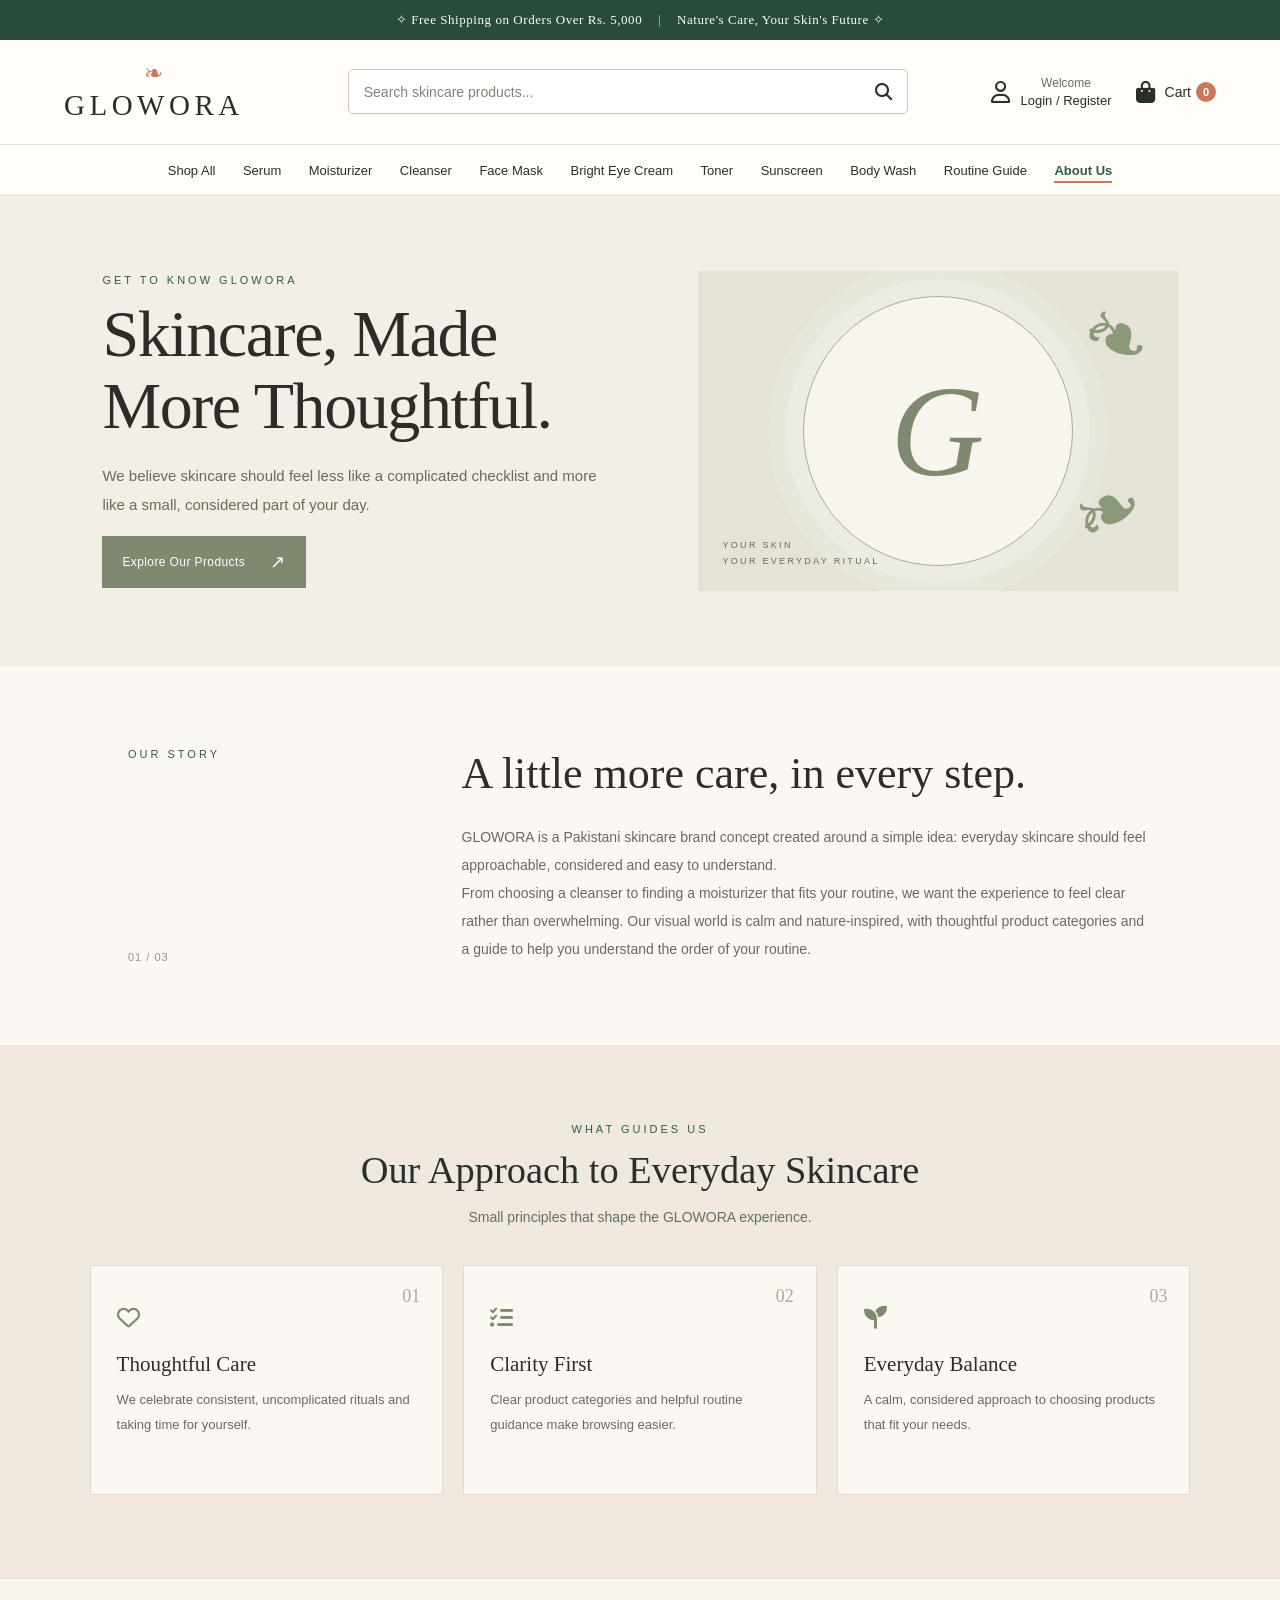
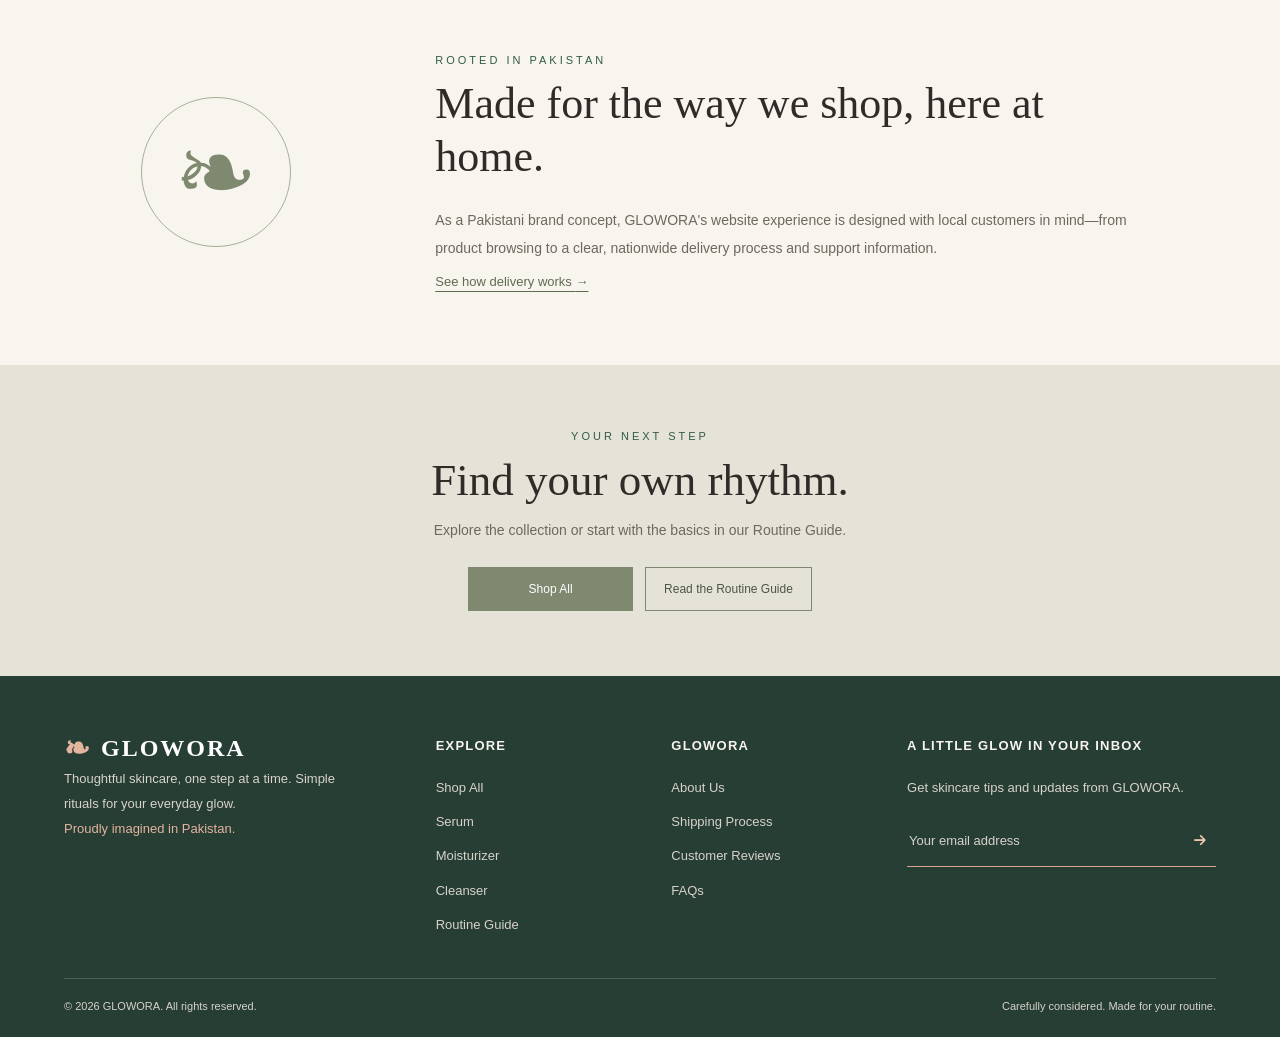
<file: GLOWORA_WEBSITE/about.html>
<!DOCTYPE html>
<html lang="en">
<head>
<meta charset="utf-8">
<meta name="viewport" content="width=device-width, initial-scale=1.0">
<meta name="description" content="Learn about GLOWORA, a Pakistani skincare brand inspired by thoughtful routines, clear product information and everyday self-care.">
<title>About Us | GLOWORA</title>
<link rel="stylesheet" href="./style.css">
<link rel="stylesheet" href="./about.css">
<link rel="stylesheet" href="https://cdnjs.cloudflare.com/ajax/libs/font-awesome/6.7.2/css/all.min.css">
<script src="./script.js" defer></script>
<script src="./about.js" defer></script>
</head>
<body class="about-page">
<header class="site-header" id="home">
<!-- Announcement Bar -->
<div class="announcement">
<p class="announcement-desktop">
            ✧ Free Shipping on Orders Over Rs. 5,000
            <span>|</span>
            Nature's Care, Your Skin's Future ✧
        </p>
<p class="announcement-mobile">
            ✧ Free Shipping on Orders Over Rs. 5,000 ✧
        </p>
</div>
<!-- Main Header -->
<div class="header-main">
<!-- Mobile Hamburger -->
<button aria-controls="mobile-menu" aria-expanded="false" aria-label="Open navigation menu" class="menu-toggle" type="button">
<i aria-hidden="true" class="fa-solid fa-bars"></i>
</button>
<!-- Logo -->
<a aria-label="GLOWORA Home" class="logo" href="./index.html">
<span aria-hidden="true" class="logo-leaf">❧</span>
<span>GLOWORA</span>
</a>
<!-- Desktop Search -->
<form action="./index.html" class="header-search" role="search">
<input aria-label="Search skincare products" name="search" placeholder="Search skincare products..." type="search"/>
<button aria-label="Search" type="submit">
<i aria-hidden="true" class="fa-solid fa-magnifying-glass"></i>
</button>
</form>
<!-- Account and Cart -->
<div class="header-actions">
<!-- Account button -->
<button aria-label="Open account panel" class="account-action" data-open-panel="account" type="button">
<i aria-hidden="true" class="fa-regular fa-user"></i>
<span class="account-text">
<small>Welcome</small>
<strong>Login / Register</strong>
</span>
</button>
<!-- Cart button -->
<button aria-label="Open shopping cart" class="cart-action" data-open-panel="cart" type="button">
<i aria-hidden="true" class="fa-solid fa-bag-shopping"></i>
<span class="cart-text">Cart</span>
<span aria-live="polite" class="cart-count">0</span>
</button>
</div>
</div>
<!-- Desktop Navigation -->
<nav aria-label="Main navigation" class="desktop-nav">
<ul class="nav-links"><li><a href="./index.html">Shop All</a></li><li><a href="./serum.html">Serum</a></li><li><a href="./moisturizer.html">Moisturizer</a></li><li><a href="./cleanser.html">Cleanser</a></li><li><a href="./face-mask.html">Face Mask</a></li><li><a href="./bright-eye-cream.html">Bright Eye Cream</a></li><li><a href="./toner.html">Toner</a></li><li><a href="./sunscreen.html">Sunscreen</a></li><li><a href="./body-wash.html">Body Wash</a></li><li><a href="./routine.html">Routine Guide</a></li><li><a href="./about.html">About Us</a></li></ul>
</nav>
<!-- Overlay -->
<div class="menu-overlay"></div>
<!-- Right-side Off-canvas Menu -->
<aside aria-hidden="true" aria-label="Mobile navigation" class="mobile-menu" id="mobile-menu" inert="">
<div class="mobile-menu-header">
<a class="mobile-menu-logo" href="./index.html">
<span aria-hidden="true">❧</span> GLOWORA
            </a>
<button aria-label="Close navigation menu" class="menu-close" type="button">
                ×
            </button>
</div>
<p class="mobile-menu-caption">
            YOUR SKIN, YOUR NATURAL GLOW
        </p>
<!-- Mobile Search -->
<form action="./index.html" class="mobile-search" role="search">
<input aria-label="Search products" name="search" placeholder="Search products..." type="search"/>
<button aria-label="Search" type="submit">
<i aria-hidden="true" class="fa-solid fa-magnifying-glass"></i>
</button>
</form>
<!-- Mobile Links -->
<ul class="mobile-nav-links"><li><a href="./index.html">Shop All <span>↗</span></a></li><li><a href="./serum.html">Serum <span>↗</span></a></li><li><a href="./moisturizer.html">Moisturizer <span>↗</span></a></li><li><a href="./cleanser.html">Cleanser <span>↗</span></a></li><li><a href="./face-mask.html">Face Mask <span>↗</span></a></li><li><a href="./bright-eye-cream.html">Bright Eye Cream <span>↗</span></a></li><li><a href="./toner.html">Toner <span>↗</span></a></li><li><a href="./sunscreen.html">Sunscreen <span>↗</span></a></li><li><a href="./body-wash.html">Body Wash <span>↗</span></a></li><li><a href="./routine.html">Routine Guide <span>↗</span></a></li><li><a href="./about.html">About Us <span>↗</span></a></li></ul>
<!-- Mobile Account Shortcuts -->
<div class="mobile-menu-actions">
<button data-open-panel="account" type="button">
<i aria-hidden="true" class="fa-regular fa-user"></i>
        Login / Create Account
    </button>
<button data-open-panel="cart" type="button">
<i aria-hidden="true" class="fa-solid fa-bag-shopping"></i>
        My Shopping Bag
        <span aria-live="polite" class="cart-count">0</span>
</button>
</div>
<p class="mobile-menu-footer">
            Thoughtful skincare, one step at a time.
        </p>
</aside>
<!-- Shared overlay for cart and account panels -->
<div class="panel-overlay" data-close-panel=""></div>
<!-- CART DRAWER -->
<aside aria-hidden="true" aria-label="Shopping cart" class="side-panel cart-panel" id="cart-panel" inert="">
<div class="panel-header">
<div>
<p class="panel-eyebrow">YOUR GLOWORA PICKS</p>
<h2>Your Cart <span class="cart-count">0</span></h2>
</div>
<button aria-label="Close cart" class="panel-close" data-close-panel="" type="button">
            ×
        </button>
</div>
<div aria-live="polite" class="cart-content">
<div class="cart-empty">
<i aria-hidden="true" class="fa-solid fa-bag-shopping"></i>
<h3>Your bag is waiting</h3>
<p>You haven't added any products yet.</p>
<button class="panel-primary" data-continue-shopping="" type="button">
                Continue Shopping
            </button>
</div>
<div class="cart-items"></div>
</div>
<div class="cart-footer" hidden="">
<div class="cart-subtotal">
<span>Subtotal</span>
<strong class="cart-total">Rs. 0</strong>
</div>
<p>Shipping charges are calculated at checkout.</p>
<button class="panel-primary checkout-button" type="button">
            Proceed to Checkout
        </button>
</div>
</aside>
<!-- ACCOUNT DRAWER -->
<aside aria-hidden="true" aria-label="Your account" class="side-panel account-panel" id="account-panel" inert="">
<div class="panel-header">
<div>
<p class="panel-eyebrow">WELCOME TO GLOWORA</p>
<h2 class="account-panel-title">My Account</h2>
</div>
<button aria-label="Close account" class="panel-close" data-close-panel="" type="button">
            ×
        </button>
</div>
<!-- Login -->
<form class="account-form" id="login-form">
<p class="account-intro">Sign in to your account.</p>
<label for="login-email">Email Address</label>
<input autocomplete="email" id="login-email" name="email" placeholder="you@example.com" required="" type="email"/>
<label for="login-password">Password</label>
<input autocomplete="current-password" id="login-password" name="password" placeholder="Enter your password" required="" type="password"/>
<button class="text-action" data-account-view="forgot" type="button">
            Forgot Password?
        </button>
<button class="panel-primary" type="submit">
            Login
        </button>
<p class="account-switch">
            Don't have an account?
            <button class="text-action" data-account-view="register" type="button">
                Create Account
            </button>
</p>
<p aria-live="polite" class="account-message"></p>
</form>
<!-- Create Account -->
<form class="account-form" hidden="" id="register-form">
<p class="account-intro">Create your GLOWORA account.</p>
<label for="register-name">Full Name</label>
<input autocomplete="name" id="register-name" name="name" placeholder="Your full name" required="" type="text"/>
<label for="register-email">Email Address</label>
<input autocomplete="email" id="register-email" name="email" placeholder="you@example.com" required="" type="email"/>
<label for="register-password">Create Password</label>
<input autocomplete="new-password" id="register-password" minlength="8" name="password" placeholder="At least 8 characters" required="" type="password"/>
<button class="panel-primary" type="submit">
            Create Account
        </button>
<p class="account-switch">
            Already registered?
            <button class="text-action" data-account-view="login" type="button">
                Login
            </button>
</p>
<p aria-live="polite" class="account-message"></p>
</form>
<!-- Forgot Password -->
<form class="account-form" hidden="" id="forgot-form">
<p class="account-intro">
            Enter your email address to request a password reset.
        </p>
<label for="forgot-email">Email Address</label>
<input autocomplete="email" id="forgot-email" name="email" placeholder="you@example.com" required="" type="email"/>
<button class="panel-primary" type="submit">
            Request Reset Link
        </button>
<p class="account-switch">
            Remember your password?
            <button class="text-action" data-account-view="login" type="button">
                Back to Login
            </button>
</p>
<p aria-live="polite" class="account-message"></p>
</form>
</aside>
</header>
<main>
  <section class="about-hero">
    <div class="about-hero-copy"><p class="range-subtitle">GET TO KNOW GLOWORA</p><h1>Skincare, Made More Thoughtful.</h1><p>We believe skincare should feel less like a complicated checklist and more like a small, considered part of your day.</p><a class="about-cta" href="./index.html">Explore Our Products <span aria-hidden="true">↗</span></a></div>
    <div class="about-hero-art" aria-label="GLOWORA's calm, nature-inspired skincare philosophy"><div class="about-art-circle"><span>G</span></div><p>YOUR SKIN<br>YOUR EVERYDAY RITUAL</p><span class="about-art-leaf leaf-one">❧</span><span class="about-art-leaf leaf-two">❧</span></div>
  </section>
  <section class="about-story"><div class="about-story-label"><p class="range-subtitle">OUR STORY</p><span>01 / 03</span></div><div class="about-story-content"><h2>A little more care, in every step.</h2><p>GLOWORA is a Pakistani skincare brand concept created around a simple idea: everyday skincare should feel approachable, considered and easy to understand.</p><p>From choosing a cleanser to finding a moisturizer that fits your routine, we want the experience to feel clear rather than overwhelming. Our visual world is calm and nature-inspired, with thoughtful product categories and a guide to help you understand the order of your routine.</p></div></section>
  <section class="about-values"><div class="section-heading"><p class="range-subtitle">WHAT GUIDES US</p><h2>Our Approach to Everyday Skincare</h2><p>Small principles that shape the GLOWORA experience.</p></div><div class="about-value-grid"><article><span>01</span><i class="fa-regular fa-heart" aria-hidden="true"></i><h3>Thoughtful Care</h3><p>We celebrate consistent, uncomplicated rituals and taking time for yourself.</p></article><article><span>02</span><i class="fa-solid fa-list-check" aria-hidden="true"></i><h3>Clarity First</h3><p>Clear product categories and helpful routine guidance make browsing easier.</p></article><article><span>03</span><i class="fa-solid fa-seedling" aria-hidden="true"></i><h3>Everyday Balance</h3><p>A calm, considered approach to choosing products that fit your needs.</p></article></div></section>
  <section class="about-local"><div class="about-local-mark">❧</div><div><p class="range-subtitle">ROOTED IN PAKISTAN</p><h2>Made for the way we shop, here at home.</h2><p>As a Pakistani brand concept, GLOWORA's website experience is designed with local customers in mind—from product browsing to a clear, nationwide delivery process and support information.</p><a href="./index.html#shipping-process">See how delivery works <span aria-hidden="true">→</span></a></div></section>
  <section class="about-cta-band"><p class="range-subtitle">YOUR NEXT STEP</p><h2>Find your own rhythm.</h2><p>Explore the collection or start with the basics in our Routine Guide.</p><div><a href="./index.html">Shop All</a><a href="./routine.html">Read the Routine Guide</a></div></section>
</main>
<!-- GLOWORA FOOTER -->
<footer class="site-footer" id="contact">
  <div class="footer-main">
    <div class="footer-brand">
      <a class="footer-logo" href="./index.html"><span aria-hidden="true">❧</span> GLOWORA</a>
      <p>Thoughtful skincare, one step at a time. Simple rituals for your everyday glow.</p>
      <p class="footer-made">Proudly imagined in Pakistan.</p>
    </div>
    <div class="footer-column">
      <h3>Explore</h3>
      <a href="./index.html">Shop All</a>
      <a href="./serum.html">Serum</a>
      <a href="./moisturizer.html">Moisturizer</a>
      <a href="./cleanser.html">Cleanser</a>
      <a href="./routine.html">Routine Guide</a>
    </div>
    <div class="footer-column">
      <h3>GLOWORA</h3>
      <a href="./about.html">About Us</a>
      <a href="./index.html#shipping-process">Shipping Process</a>
      <a href="./index.html#customer-reviews">Customer Reviews</a>
      <a href="./index.html#faqs">FAQs</a>
    </div>
    <div class="footer-newsletter">
      <h3>A little glow in your inbox</h3>
      <p>Get skincare tips and updates from GLOWORA.</p>
      <form class="newsletter-form">
        <label class="visually-hidden" for="footer-email">Email address</label>
        <input id="footer-email" type="email" placeholder="Your email address" required>
        <button type="submit" aria-label="Sign up for updates"><i class="fa-solid fa-arrow-right" aria-hidden="true"></i></button>
      </form>
      <p class="newsletter-message" aria-live="polite"></p>
    </div>
  </div>
  <div class="footer-bottom"><span>© 2026 GLOWORA. All rights reserved.</span><span>Carefully considered. Made for your routine.</span></div>
</footer>
</body>
</html>
</file>
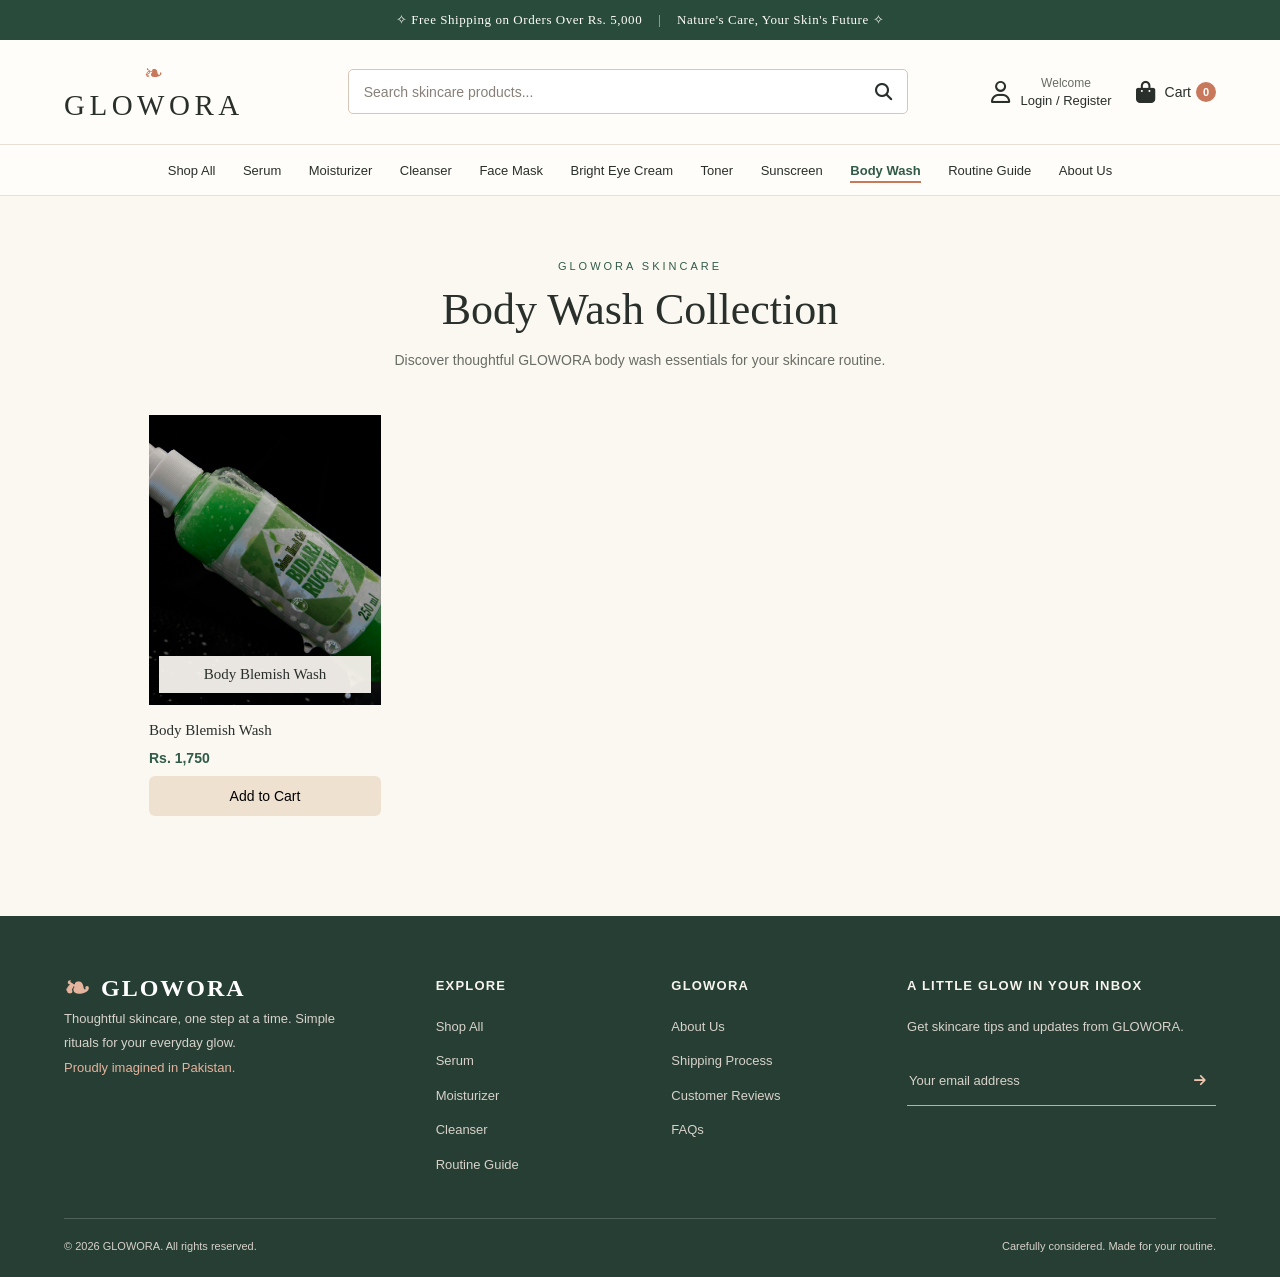
<file: GLOWORA_WEBSITE/body-wash.html>
<!DOCTYPE html>
<html lang="en">
<head>
<meta charset="utf-8"/>
<meta content="width=device-width, initial-scale=1.0" name="viewport"/>
<title>Body Wash | GLOWORA Skincare</title>
<link href="./style.css" rel="stylesheet"/>
<script src="./script.js" defer></script>
<link href="https://cdnjs.cloudflare.com/ajax/libs/font-awesome/6.7.2/css/all.min.css" rel="stylesheet"/>
<link href="./product-page.css" rel="stylesheet"/></head>
<body>
<header class="site-header" id="home">
<!-- Announcement Bar -->
<div class="announcement">
<p class="announcement-desktop">
            ✧ Free Shipping on Orders Over Rs. 5,000
            <span>|</span>
            Nature's Care, Your Skin's Future ✧
        </p>
<p class="announcement-mobile">
            ✧ Free Shipping on Orders Over Rs. 5,000 ✧
        </p>
</div>
<!-- Main Header -->
<div class="header-main">
<!-- Mobile Hamburger -->
<button aria-controls="mobile-menu" aria-expanded="false" aria-label="Open navigation menu" class="menu-toggle" type="button">
<i aria-hidden="true" class="fa-solid fa-bars"></i>
</button>
<!-- Logo -->
<a aria-label="GLOWORA Home" class="logo" href="./index.html">
<span aria-hidden="true" class="logo-leaf">❧</span>
<span>GLOWORA</span>
</a>
<!-- Desktop Search -->
<form action="./index.html" class="header-search" role="search">
<input aria-label="Search skincare products" name="search" placeholder="Search skincare products..." type="search"/>
<button aria-label="Search" type="submit">
<i aria-hidden="true" class="fa-solid fa-magnifying-glass"></i>
</button>
</form>
<!-- Account and Cart -->
<div class="header-actions">
<!-- Account button -->
<button aria-label="Open account panel" class="account-action" data-open-panel="account" type="button">
<i aria-hidden="true" class="fa-regular fa-user"></i>
<span class="account-text">
<small>Welcome</small>
<strong>Login / Register</strong>
</span>
</button>
<!-- Cart button -->
<button aria-label="Open shopping cart" class="cart-action" data-open-panel="cart" type="button">
<i aria-hidden="true" class="fa-solid fa-bag-shopping"></i>
<span class="cart-text">Cart</span>
<span aria-live="polite" class="cart-count">0</span>
</button>
</div>
</div>
<!-- Desktop Navigation -->
<nav aria-label="Main navigation" class="desktop-nav">
<ul class="nav-links"><li><a href="./index.html">Shop All</a></li><li><a href="./serum.html">Serum</a></li><li><a href="./moisturizer.html">Moisturizer</a></li><li><a href="./cleanser.html">Cleanser</a></li><li><a href="./face-mask.html">Face Mask</a></li><li><a href="./bright-eye-cream.html">Bright Eye Cream</a></li><li><a href="./toner.html">Toner</a></li><li><a href="./sunscreen.html">Sunscreen</a></li><li><a href="./body-wash.html">Body Wash</a></li><li><a href="./routine.html">Routine Guide</a></li><li><a href="./about.html">About Us</a></li></ul>
</nav>
<!-- Overlay -->
<div class="menu-overlay"></div>
<!-- Right-side Off-canvas Menu -->
<aside aria-hidden="true" aria-label="Mobile navigation" class="mobile-menu" id="mobile-menu" inert="">
<div class="mobile-menu-header">
<a class="mobile-menu-logo" href="./index.html">
<span aria-hidden="true">❧</span> GLOWORA
            </a>
<button aria-label="Close navigation menu" class="menu-close" type="button">
                ×
            </button>
</div>
<p class="mobile-menu-caption">
            YOUR SKIN, YOUR NATURAL GLOW
        </p>
<!-- Mobile Search -->
<form action="./index.html" class="mobile-search" role="search">
<input aria-label="Search products" name="search" placeholder="Search products..." type="search"/>
<button aria-label="Search" type="submit">
<i aria-hidden="true" class="fa-solid fa-magnifying-glass"></i>
</button>
</form>
<!-- Mobile Links -->
<ul class="mobile-nav-links"><li><a href="./index.html">Shop All <span>↗</span></a></li><li><a href="./serum.html">Serum <span>↗</span></a></li><li><a href="./moisturizer.html">Moisturizer <span>↗</span></a></li><li><a href="./cleanser.html">Cleanser <span>↗</span></a></li><li><a href="./face-mask.html">Face Mask <span>↗</span></a></li><li><a href="./bright-eye-cream.html">Bright Eye Cream <span>↗</span></a></li><li><a href="./toner.html">Toner <span>↗</span></a></li><li><a href="./sunscreen.html">Sunscreen <span>↗</span></a></li><li><a href="./body-wash.html">Body Wash <span>↗</span></a></li><li><a href="./routine.html">Routine Guide <span>↗</span></a></li><li><a href="./about.html">About Us <span>↗</span></a></li></ul>
<!-- Mobile Account Shortcuts -->
<div class="mobile-menu-actions">
<button data-open-panel="account" type="button">
<i aria-hidden="true" class="fa-regular fa-user"></i>
        Login / Create Account
    </button>
<button data-open-panel="cart" type="button">
<i aria-hidden="true" class="fa-solid fa-bag-shopping"></i>
        My Shopping Bag
        <span aria-live="polite" class="cart-count">0</span>
</button>
</div>
<p class="mobile-menu-footer">
            Thoughtful skincare, one step at a time.
        </p>
</aside>
<!-- Shared overlay for cart and account panels -->
<div class="panel-overlay" data-close-panel=""></div>
<!-- CART DRAWER -->
<aside aria-hidden="true" aria-label="Shopping cart" class="side-panel cart-panel" id="cart-panel" inert="">
<div class="panel-header">
<div>
<p class="panel-eyebrow">YOUR GLOWORA PICKS</p>
<h2>Your Cart <span class="cart-count">0</span></h2>
</div>
<button aria-label="Close cart" class="panel-close" data-close-panel="" type="button">
            ×
        </button>
</div>
<div aria-live="polite" class="cart-content">
<div class="cart-empty">
<i aria-hidden="true" class="fa-solid fa-bag-shopping"></i>
<h3>Your bag is waiting</h3>
<p>You haven't added any products yet.</p>
<button class="panel-primary" data-continue-shopping="" type="button">
                Continue Shopping
            </button>
</div>
<div class="cart-items"></div>
</div>
<div class="cart-footer" hidden="">
<div class="cart-subtotal">
<span>Subtotal</span>
<strong class="cart-total">Rs. 0</strong>
</div>
<p>Shipping charges are calculated at checkout.</p>
<button class="panel-primary checkout-button" type="button">
            Proceed to Checkout
        </button>
</div>
</aside>
<!-- ACCOUNT DRAWER -->
<aside aria-hidden="true" aria-label="Your account" class="side-panel account-panel" id="account-panel" inert="">
<div class="panel-header">
<div>
<p class="panel-eyebrow">WELCOME TO GLOWORA</p>
<h2 class="account-panel-title">My Account</h2>
</div>
<button aria-label="Close account" class="panel-close" data-close-panel="" type="button">
            ×
        </button>
</div>
<!-- Login -->
<form class="account-form" id="login-form">
<p class="account-intro">Sign in to your account.</p>
<label for="login-email">Email Address</label>
<input autocomplete="email" id="login-email" name="email" placeholder="you@example.com" required="" type="email"/>
<label for="login-password">Password</label>
<input autocomplete="current-password" id="login-password" name="password" placeholder="Enter your password" required="" type="password"/>
<button class="text-action" data-account-view="forgot" type="button">
            Forgot Password?
        </button>
<button class="panel-primary" type="submit">
            Login
        </button>
<p class="account-switch">
            Don't have an account?
            <button class="text-action" data-account-view="register" type="button">
                Create Account
            </button>
</p>
<p aria-live="polite" class="account-message"></p>
</form>
<!-- Create Account -->
<form class="account-form" hidden="" id="register-form">
<p class="account-intro">Create your GLOWORA account.</p>
<label for="register-name">Full Name</label>
<input autocomplete="name" id="register-name" name="name" placeholder="Your full name" required="" type="text"/>
<label for="register-email">Email Address</label>
<input autocomplete="email" id="register-email" name="email" placeholder="you@example.com" required="" type="email"/>
<label for="register-password">Create Password</label>
<input autocomplete="new-password" id="register-password" minlength="8" name="password" placeholder="At least 8 characters" required="" type="password"/>
<button class="panel-primary" type="submit">
            Create Account
        </button>
<p class="account-switch">
            Already registered?
            <button class="text-action" data-account-view="login" type="button">
                Login
            </button>
</p>
<p aria-live="polite" class="account-message"></p>
</form>
<!-- Forgot Password -->
<form class="account-form" hidden="" id="forgot-form">
<p class="account-intro">
            Enter your email address to request a password reset.
        </p>
<label for="forgot-email">Email Address</label>
<input autocomplete="email" id="forgot-email" name="email" placeholder="you@example.com" required="" type="email"/>
<button class="panel-primary" type="submit">
            Request Reset Link
        </button>
<p class="account-switch">
            Remember your password?
            <button class="text-action" data-account-view="login" type="button">
                Back to Login
            </button>
</p>
<p aria-live="polite" class="account-message"></p>
</form>
</aside>
</header>
<main><section class="category-page product-range" id="shop"><div class="range-heading"><p class="range-subtitle">GLOWORA SKINCARE</p><h1>Body Wash Collection</h1><p class="category-description">Discover thoughtful GLOWORA body wash essentials for your skincare routine.</p></div><div class="category-product-grid product-track"><article class="range-card">
<div class="range-image">
<img alt="Body Blemish Wash" loading="lazy" src="./assets/images/clear skin img/body blemish wash.jpg"/>
<span class="image-title">Body Blemish Wash</span>
<div class="product-hover">
<h3>Body Blemish Wash</h3>
<p><strong>Key Ingredients</strong></p>
<p>Salicylic Acid · Glycerin</p>
<p>A body-cleansing option for breakout-prone areas.</p>
</div>
</div>
<h3>Body Blemish Wash</h3>
<p class="range-price">Rs. 1,750</p>
<button class="add-to-cart" type="button">Add to Cart</button>
</article></div></section></main>
<!-- GLOWORA FOOTER -->
<footer class="site-footer" id="contact">
  <div class="footer-main">
    <div class="footer-brand">
      <a class="footer-logo" href="./index.html"><span aria-hidden="true">❧</span> GLOWORA</a>
      <p>Thoughtful skincare, one step at a time. Simple rituals for your everyday glow.</p>
      <p class="footer-made">Proudly imagined in Pakistan.</p>
    </div>
    <div class="footer-column">
      <h3>Explore</h3>
      <a href="./index.html">Shop All</a>
      <a href="./serum.html">Serum</a>
      <a href="./moisturizer.html">Moisturizer</a>
      <a href="./cleanser.html">Cleanser</a>
      <a href="./routine.html">Routine Guide</a>
    </div>
    <div class="footer-column">
      <h3>GLOWORA</h3>
      <a href="./about.html">About Us</a>
      <a href="./index.html#shipping-process">Shipping Process</a>
      <a href="./index.html#customer-reviews">Customer Reviews</a>
      <a href="./index.html#faqs">FAQs</a>
    </div>
    <div class="footer-newsletter">
      <h3>A little glow in your inbox</h3>
      <p>Get skincare tips and updates from GLOWORA.</p>
      <form class="newsletter-form">
        <label class="visually-hidden" for="footer-email">Email address</label>
        <input id="footer-email" type="email" placeholder="Your email address" required>
        <button type="submit" aria-label="Sign up for updates"><i class="fa-solid fa-arrow-right" aria-hidden="true"></i></button>
      </form>
      <p class="newsletter-message" aria-live="polite"></p>
    </div>
  </div>
  <div class="footer-bottom"><span>© 2026 GLOWORA. All rights reserved.</span><span>Carefully considered. Made for your routine.</span></div>
</footer>
<script>document.addEventListener("DOMContentLoaded",function(){document.querySelectorAll(".nav-links a,.mobile-nav-links a").forEach(function(a){var u=new URL(a.href,location.href);var here=location.pathname.replace(/\/$/,"");var there=u.pathname.replace(/\/$/,"");var active=here===there&&!u.hash;a.classList.toggle("active",active);if(active)a.setAttribute("aria-current","page");else a.removeAttribute("aria-current");});});</script></body>
</html>
</file>
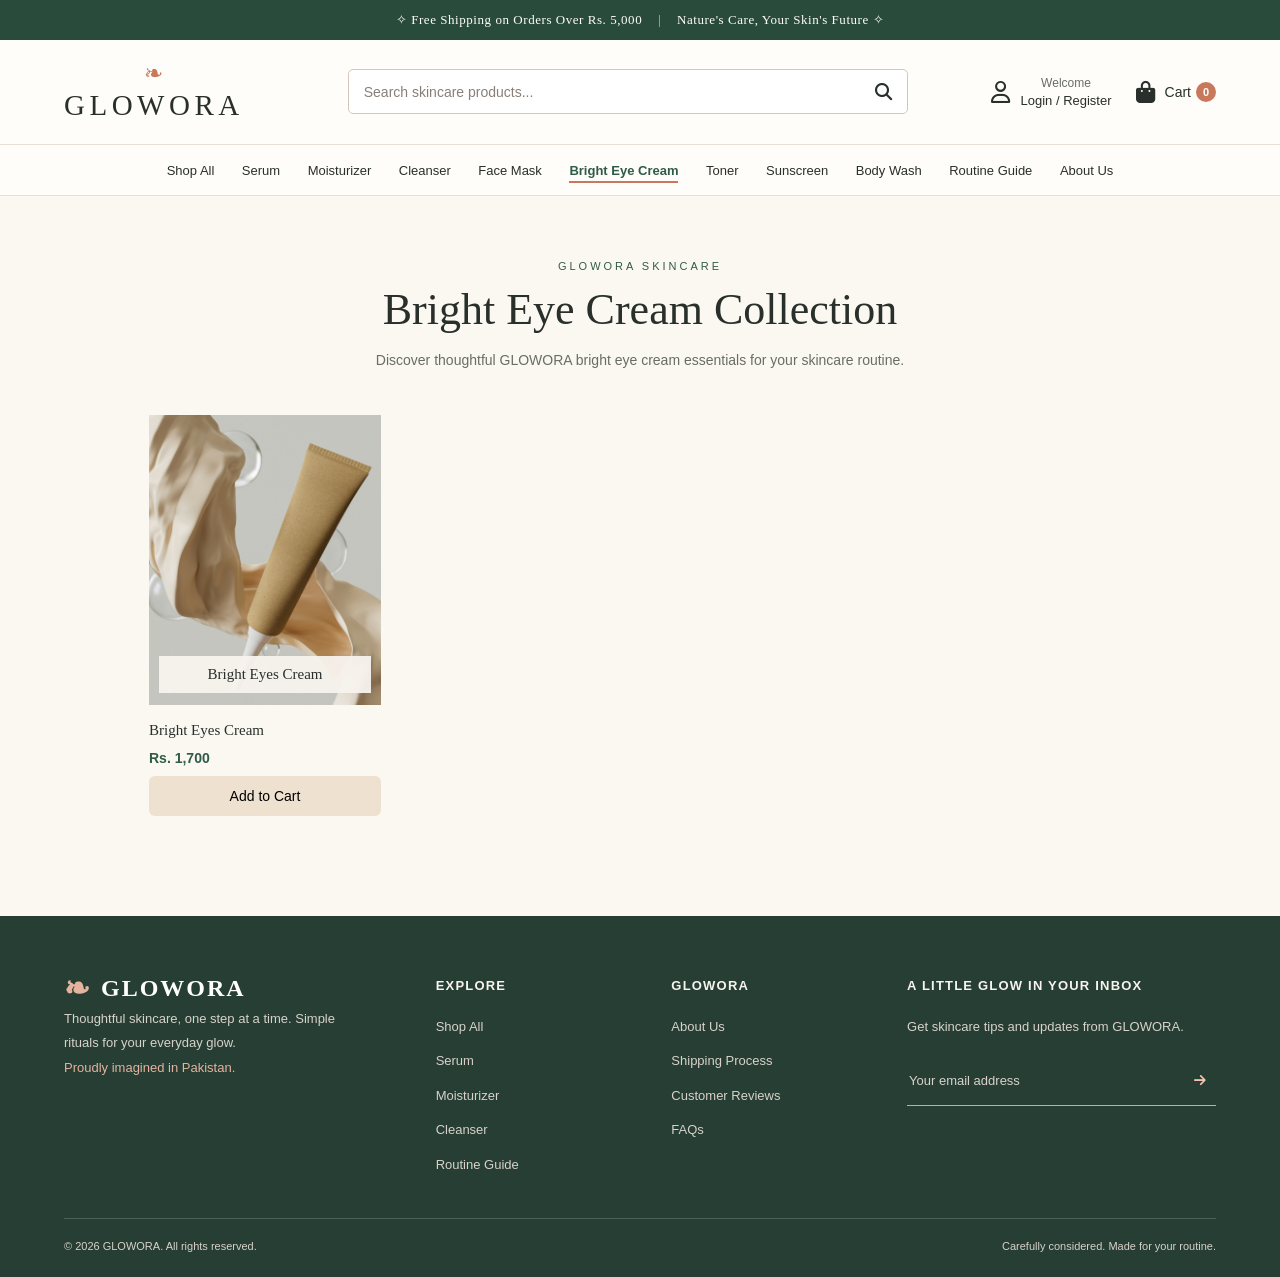
<file: GLOWORA_WEBSITE/bright-eye-cream.html>
<!DOCTYPE html>
<html lang="en">
<head>
<meta charset="utf-8"/>
<meta content="width=device-width, initial-scale=1.0" name="viewport"/>
<title>Bright Eye Cream | GLOWORA Skincare</title>
<link href="./style.css" rel="stylesheet"/>
<script src="./script.js" defer></script>
<link href="https://cdnjs.cloudflare.com/ajax/libs/font-awesome/6.7.2/css/all.min.css" rel="stylesheet"/>
<link href="./product-page.css" rel="stylesheet"/></head>
<body>
<header class="site-header" id="home">
<!-- Announcement Bar -->
<div class="announcement">
<p class="announcement-desktop">
            ✧ Free Shipping on Orders Over Rs. 5,000
            <span>|</span>
            Nature's Care, Your Skin's Future ✧
        </p>
<p class="announcement-mobile">
            ✧ Free Shipping on Orders Over Rs. 5,000 ✧
        </p>
</div>
<!-- Main Header -->
<div class="header-main">
<!-- Mobile Hamburger -->
<button aria-controls="mobile-menu" aria-expanded="false" aria-label="Open navigation menu" class="menu-toggle" type="button">
<i aria-hidden="true" class="fa-solid fa-bars"></i>
</button>
<!-- Logo -->
<a aria-label="GLOWORA Home" class="logo" href="./index.html">
<span aria-hidden="true" class="logo-leaf">❧</span>
<span>GLOWORA</span>
</a>
<!-- Desktop Search -->
<form action="./index.html" class="header-search" role="search">
<input aria-label="Search skincare products" name="search" placeholder="Search skincare products..." type="search"/>
<button aria-label="Search" type="submit">
<i aria-hidden="true" class="fa-solid fa-magnifying-glass"></i>
</button>
</form>
<!-- Account and Cart -->
<div class="header-actions">
<!-- Account button -->
<button aria-label="Open account panel" class="account-action" data-open-panel="account" type="button">
<i aria-hidden="true" class="fa-regular fa-user"></i>
<span class="account-text">
<small>Welcome</small>
<strong>Login / Register</strong>
</span>
</button>
<!-- Cart button -->
<button aria-label="Open shopping cart" class="cart-action" data-open-panel="cart" type="button">
<i aria-hidden="true" class="fa-solid fa-bag-shopping"></i>
<span class="cart-text">Cart</span>
<span aria-live="polite" class="cart-count">0</span>
</button>
</div>
</div>
<!-- Desktop Navigation -->
<nav aria-label="Main navigation" class="desktop-nav">
<ul class="nav-links"><li><a href="./index.html">Shop All</a></li><li><a href="./serum.html">Serum</a></li><li><a href="./moisturizer.html">Moisturizer</a></li><li><a href="./cleanser.html">Cleanser</a></li><li><a href="./face-mask.html">Face Mask</a></li><li><a href="./bright-eye-cream.html">Bright Eye Cream</a></li><li><a href="./toner.html">Toner</a></li><li><a href="./sunscreen.html">Sunscreen</a></li><li><a href="./body-wash.html">Body Wash</a></li><li><a href="./routine.html">Routine Guide</a></li><li><a href="./about.html">About Us</a></li></ul>
</nav>
<!-- Overlay -->
<div class="menu-overlay"></div>
<!-- Right-side Off-canvas Menu -->
<aside aria-hidden="true" aria-label="Mobile navigation" class="mobile-menu" id="mobile-menu" inert="">
<div class="mobile-menu-header">
<a class="mobile-menu-logo" href="./index.html">
<span aria-hidden="true">❧</span> GLOWORA
            </a>
<button aria-label="Close navigation menu" class="menu-close" type="button">
                ×
            </button>
</div>
<p class="mobile-menu-caption">
            YOUR SKIN, YOUR NATURAL GLOW
        </p>
<!-- Mobile Search -->
<form action="./index.html" class="mobile-search" role="search">
<input aria-label="Search products" name="search" placeholder="Search products..." type="search"/>
<button aria-label="Search" type="submit">
<i aria-hidden="true" class="fa-solid fa-magnifying-glass"></i>
</button>
</form>
<!-- Mobile Links -->
<ul class="mobile-nav-links"><li><a href="./index.html">Shop All <span>↗</span></a></li><li><a href="./serum.html">Serum <span>↗</span></a></li><li><a href="./moisturizer.html">Moisturizer <span>↗</span></a></li><li><a href="./cleanser.html">Cleanser <span>↗</span></a></li><li><a href="./face-mask.html">Face Mask <span>↗</span></a></li><li><a href="./bright-eye-cream.html">Bright Eye Cream <span>↗</span></a></li><li><a href="./toner.html">Toner <span>↗</span></a></li><li><a href="./sunscreen.html">Sunscreen <span>↗</span></a></li><li><a href="./body-wash.html">Body Wash <span>↗</span></a></li><li><a href="./routine.html">Routine Guide <span>↗</span></a></li><li><a href="./about.html">About Us <span>↗</span></a></li></ul>
<!-- Mobile Account Shortcuts -->
<div class="mobile-menu-actions">
<button data-open-panel="account" type="button">
<i aria-hidden="true" class="fa-regular fa-user"></i>
        Login / Create Account
    </button>
<button data-open-panel="cart" type="button">
<i aria-hidden="true" class="fa-solid fa-bag-shopping"></i>
        My Shopping Bag
        <span aria-live="polite" class="cart-count">0</span>
</button>
</div>
<p class="mobile-menu-footer">
            Thoughtful skincare, one step at a time.
        </p>
</aside>
<!-- Shared overlay for cart and account panels -->
<div class="panel-overlay" data-close-panel=""></div>
<!-- CART DRAWER -->
<aside aria-hidden="true" aria-label="Shopping cart" class="side-panel cart-panel" id="cart-panel" inert="">
<div class="panel-header">
<div>
<p class="panel-eyebrow">YOUR GLOWORA PICKS</p>
<h2>Your Cart <span class="cart-count">0</span></h2>
</div>
<button aria-label="Close cart" class="panel-close" data-close-panel="" type="button">
            ×
        </button>
</div>
<div aria-live="polite" class="cart-content">
<div class="cart-empty">
<i aria-hidden="true" class="fa-solid fa-bag-shopping"></i>
<h3>Your bag is waiting</h3>
<p>You haven't added any products yet.</p>
<button class="panel-primary" data-continue-shopping="" type="button">
                Continue Shopping
            </button>
</div>
<div class="cart-items"></div>
</div>
<div class="cart-footer" hidden="">
<div class="cart-subtotal">
<span>Subtotal</span>
<strong class="cart-total">Rs. 0</strong>
</div>
<p>Shipping charges are calculated at checkout.</p>
<button class="panel-primary checkout-button" type="button">
            Proceed to Checkout
        </button>
</div>
</aside>
<!-- ACCOUNT DRAWER -->
<aside aria-hidden="true" aria-label="Your account" class="side-panel account-panel" id="account-panel" inert="">
<div class="panel-header">
<div>
<p class="panel-eyebrow">WELCOME TO GLOWORA</p>
<h2 class="account-panel-title">My Account</h2>
</div>
<button aria-label="Close account" class="panel-close" data-close-panel="" type="button">
            ×
        </button>
</div>
<!-- Login -->
<form class="account-form" id="login-form">
<p class="account-intro">Sign in to your account.</p>
<label for="login-email">Email Address</label>
<input autocomplete="email" id="login-email" name="email" placeholder="you@example.com" required="" type="email"/>
<label for="login-password">Password</label>
<input autocomplete="current-password" id="login-password" name="password" placeholder="Enter your password" required="" type="password"/>
<button class="text-action" data-account-view="forgot" type="button">
            Forgot Password?
        </button>
<button class="panel-primary" type="submit">
            Login
        </button>
<p class="account-switch">
            Don't have an account?
            <button class="text-action" data-account-view="register" type="button">
                Create Account
            </button>
</p>
<p aria-live="polite" class="account-message"></p>
</form>
<!-- Create Account -->
<form class="account-form" hidden="" id="register-form">
<p class="account-intro">Create your GLOWORA account.</p>
<label for="register-name">Full Name</label>
<input autocomplete="name" id="register-name" name="name" placeholder="Your full name" required="" type="text"/>
<label for="register-email">Email Address</label>
<input autocomplete="email" id="register-email" name="email" placeholder="you@example.com" required="" type="email"/>
<label for="register-password">Create Password</label>
<input autocomplete="new-password" id="register-password" minlength="8" name="password" placeholder="At least 8 characters" required="" type="password"/>
<button class="panel-primary" type="submit">
            Create Account
        </button>
<p class="account-switch">
            Already registered?
            <button class="text-action" data-account-view="login" type="button">
                Login
            </button>
</p>
<p aria-live="polite" class="account-message"></p>
</form>
<!-- Forgot Password -->
<form class="account-form" hidden="" id="forgot-form">
<p class="account-intro">
            Enter your email address to request a password reset.
        </p>
<label for="forgot-email">Email Address</label>
<input autocomplete="email" id="forgot-email" name="email" placeholder="you@example.com" required="" type="email"/>
<button class="panel-primary" type="submit">
            Request Reset Link
        </button>
<p class="account-switch">
            Remember your password?
            <button class="text-action" data-account-view="login" type="button">
                Back to Login
            </button>
</p>
<p aria-live="polite" class="account-message"></p>
</form>
</aside>
</header>
<main><section class="category-page product-range" id="shop"><div class="range-heading"><p class="range-subtitle">GLOWORA SKINCARE</p><h1>Bright Eye Cream Collection</h1><p class="category-description">Discover thoughtful GLOWORA bright eye cream essentials for your skincare routine.</p></div><div class="category-product-grid product-track"><article class="range-card">
<div class="range-image">
<img alt="Bright eyes cream" loading="lazy" src="./assets/images/skin brightening img/brightening eye cream.jpg"/>
<span class="image-title">Bright Eyes Cream</span>
<div class="product-hover">
<h3>Bright Eyes Cream</h3>
<p><strong>Key Ingredients</strong></p>
<p>Hyaluronic Acid · Peptides</p>
<p>Gentle moisture around the eye area.</p>
</div>
</div>
<h3>Bright Eyes Cream</h3>
<p class="range-price">Rs. 1,700</p>
<button class="add-to-cart">Add to Cart</button>
</article></div></section></main>
<!-- GLOWORA FOOTER -->
<footer class="site-footer" id="contact">
  <div class="footer-main">
    <div class="footer-brand">
      <a class="footer-logo" href="./index.html"><span aria-hidden="true">❧</span> GLOWORA</a>
      <p>Thoughtful skincare, one step at a time. Simple rituals for your everyday glow.</p>
      <p class="footer-made">Proudly imagined in Pakistan.</p>
    </div>
    <div class="footer-column">
      <h3>Explore</h3>
      <a href="./index.html">Shop All</a>
      <a href="./serum.html">Serum</a>
      <a href="./moisturizer.html">Moisturizer</a>
      <a href="./cleanser.html">Cleanser</a>
      <a href="./routine.html">Routine Guide</a>
    </div>
    <div class="footer-column">
      <h3>GLOWORA</h3>
      <a href="./about.html">About Us</a>
      <a href="./index.html#shipping-process">Shipping Process</a>
      <a href="./index.html#customer-reviews">Customer Reviews</a>
      <a href="./index.html#faqs">FAQs</a>
    </div>
    <div class="footer-newsletter">
      <h3>A little glow in your inbox</h3>
      <p>Get skincare tips and updates from GLOWORA.</p>
      <form class="newsletter-form">
        <label class="visually-hidden" for="footer-email">Email address</label>
        <input id="footer-email" type="email" placeholder="Your email address" required>
        <button type="submit" aria-label="Sign up for updates"><i class="fa-solid fa-arrow-right" aria-hidden="true"></i></button>
      </form>
      <p class="newsletter-message" aria-live="polite"></p>
    </div>
  </div>
  <div class="footer-bottom"><span>© 2026 GLOWORA. All rights reserved.</span><span>Carefully considered. Made for your routine.</span></div>
</footer>
<script>document.addEventListener("DOMContentLoaded",function(){document.querySelectorAll(".nav-links a,.mobile-nav-links a").forEach(function(a){var u=new URL(a.href,location.href);var here=location.pathname.replace(/\/$/,"");var there=u.pathname.replace(/\/$/,"");var active=here===there&&!u.hash;a.classList.toggle("active",active);if(active)a.setAttribute("aria-current","page");else a.removeAttribute("aria-current");});});</script></body>
</html>
</file>
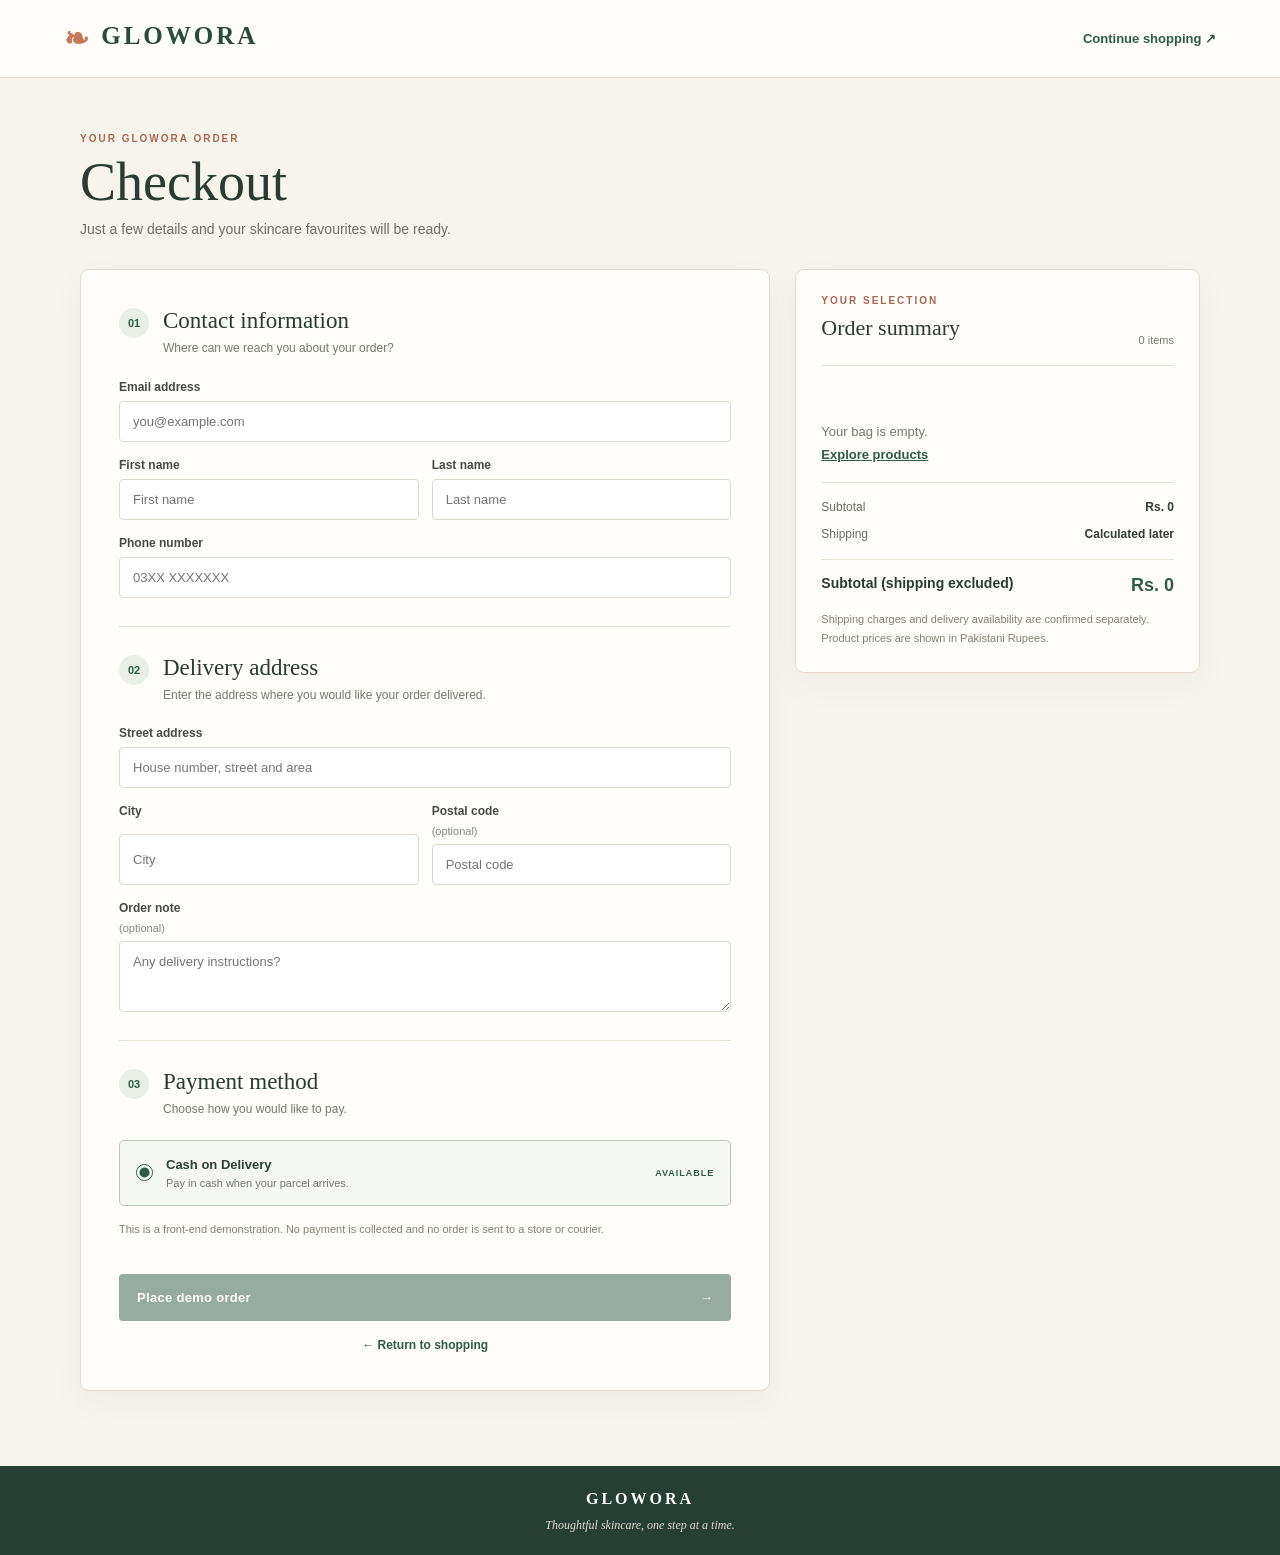
<file: GLOWORA_WEBSITE/checkout.html>
<!DOCTYPE html>
<html lang="en">
<head>
  <meta charset="utf-8">
  <meta name="viewport" content="width=device-width, initial-scale=1">
  <meta name="description" content="Complete your GLOWORA skincare order.">
  <title>Checkout | GLOWORA</title>
  <link rel="stylesheet" href="./style.css">
  <link rel="stylesheet" href="./checkout.css">
  <script src="./checkout.js" defer></script>
</head>
<body class="checkout-page">
  <header class="checkout-header">
    <a class="checkout-brand" href="./index.html" aria-label="GLOWORA home"><span>❧</span> GLOWORA</a>
    <a class="checkout-back" href="./index.html">Continue shopping <span aria-hidden="true">↗</span></a>
  </header>
  <main class="checkout-shell">
    <div class="checkout-heading">
      <p class="checkout-eyebrow">YOUR GLOWORA ORDER</p>
      <h1>Checkout</h1>
      <p>Just a few details and your skincare favourites will be ready.</p>
    </div>
    <div class="checkout-layout">
      <section class="checkout-form-card" aria-labelledby="delivery-heading">
        <form id="checkout-form">
          <div class="checkout-section-heading"><span>01</span><div><h2 id="delivery-heading">Contact information</h2><p>Where can we reach you about your order?</p></div></div>
          <div class="checkout-fields">
            <label class="field-wide">Email address<input type="email" name="email" autocomplete="email" placeholder="you@example.com" required></label>
            <label>First name<input type="text" name="firstName" autocomplete="given-name" placeholder="First name" required></label>
            <label>Last name<input type="text" name="lastName" autocomplete="family-name" placeholder="Last name" required></label>
            <label class="field-wide">Phone number<input type="tel" name="phone" autocomplete="tel" placeholder="03XX XXXXXXX" pattern="[0-9+() -]{10,18}" required></label>
          </div>
          <div class="checkout-divider"></div>
          <div class="checkout-section-heading"><span>02</span><div><h2>Delivery address</h2><p>Enter the address where you would like your order delivered.</p></div></div>
          <div class="checkout-fields">
            <label class="field-wide">Street address<input type="text" name="address" autocomplete="street-address" placeholder="House number, street and area" required></label>
            <label>City<input type="text" name="city" autocomplete="address-level2" placeholder="City" required></label>
            <label>Postal code <small>(optional)</small><input type="text" name="postalCode" autocomplete="postal-code" placeholder="Postal code"></label>
            <label class="field-wide">Order note <small>(optional)</small><textarea name="note" rows="3" placeholder="Any delivery instructions?"></textarea></label>
          </div>
          <div class="checkout-divider"></div>
          <div class="checkout-section-heading"><span>03</span><div><h2>Payment method</h2><p>Choose how you would like to pay.</p></div></div>
          <label class="payment-choice"><input type="radio" name="payment" value="cod" checked><span><strong>Cash on Delivery</strong><small>Pay in cash when your parcel arrives.</small></span><span class="payment-tag">AVAILABLE</span></label>
          <p class="checkout-demo-note">This is a front-end demonstration. No payment is collected and no order is sent to a store or courier.</p>
          <p id="checkout-error" class="checkout-message" role="alert"></p>
          <button class="checkout-submit" type="submit">Place demo order <span aria-hidden="true">→</span></button>
          <a class="checkout-return" href="./index.html">← Return to shopping</a>
        </form>
        <section class="checkout-success" id="checkout-success" hidden aria-live="polite">
          <div class="success-mark">✓</div><p class="checkout-eyebrow">ORDER PREVIEW COMPLETE</p><h2>Thank you!</h2>
          <p>Your checkout form was validated successfully. This is a demo only: no real order, delivery request or payment has been created.</p>
          <a class="checkout-submit success-link" href="./index.html">Back to GLOWORA</a>
        </section>
      </section>
      <aside class="order-summary-card" aria-labelledby="summary-heading">
        <div class="summary-title"><div><p class="checkout-eyebrow">YOUR SELECTION</p><h2 id="summary-heading">Order summary</h2></div><span id="summary-count">0 items</span></div>
        <div id="checkout-items" class="checkout-items"></div>
        <div id="checkout-empty" class="checkout-empty" hidden><p>Your bag is empty.</p><a href="./index.html">Explore products</a></div>
        <div class="summary-totals"><div><span>Subtotal</span><strong id="checkout-subtotal">Rs. 0</strong></div><div><span>Shipping</span><strong>Calculated later</strong></div><div class="summary-grand-total"><span>Subtotal (shipping excluded)</span><strong id="checkout-total">Rs. 0</strong></div></div>
        <p class="summary-footnote">Shipping charges and delivery availability are confirmed separately. Product prices are shown in Pakistani Rupees.</p>
      </aside>
    </div>
  </main>
  <footer class="checkout-footer"><span>GLOWORA</span><p>Thoughtful skincare, one step at a time.</p></footer>
</body>
</html>
</file>
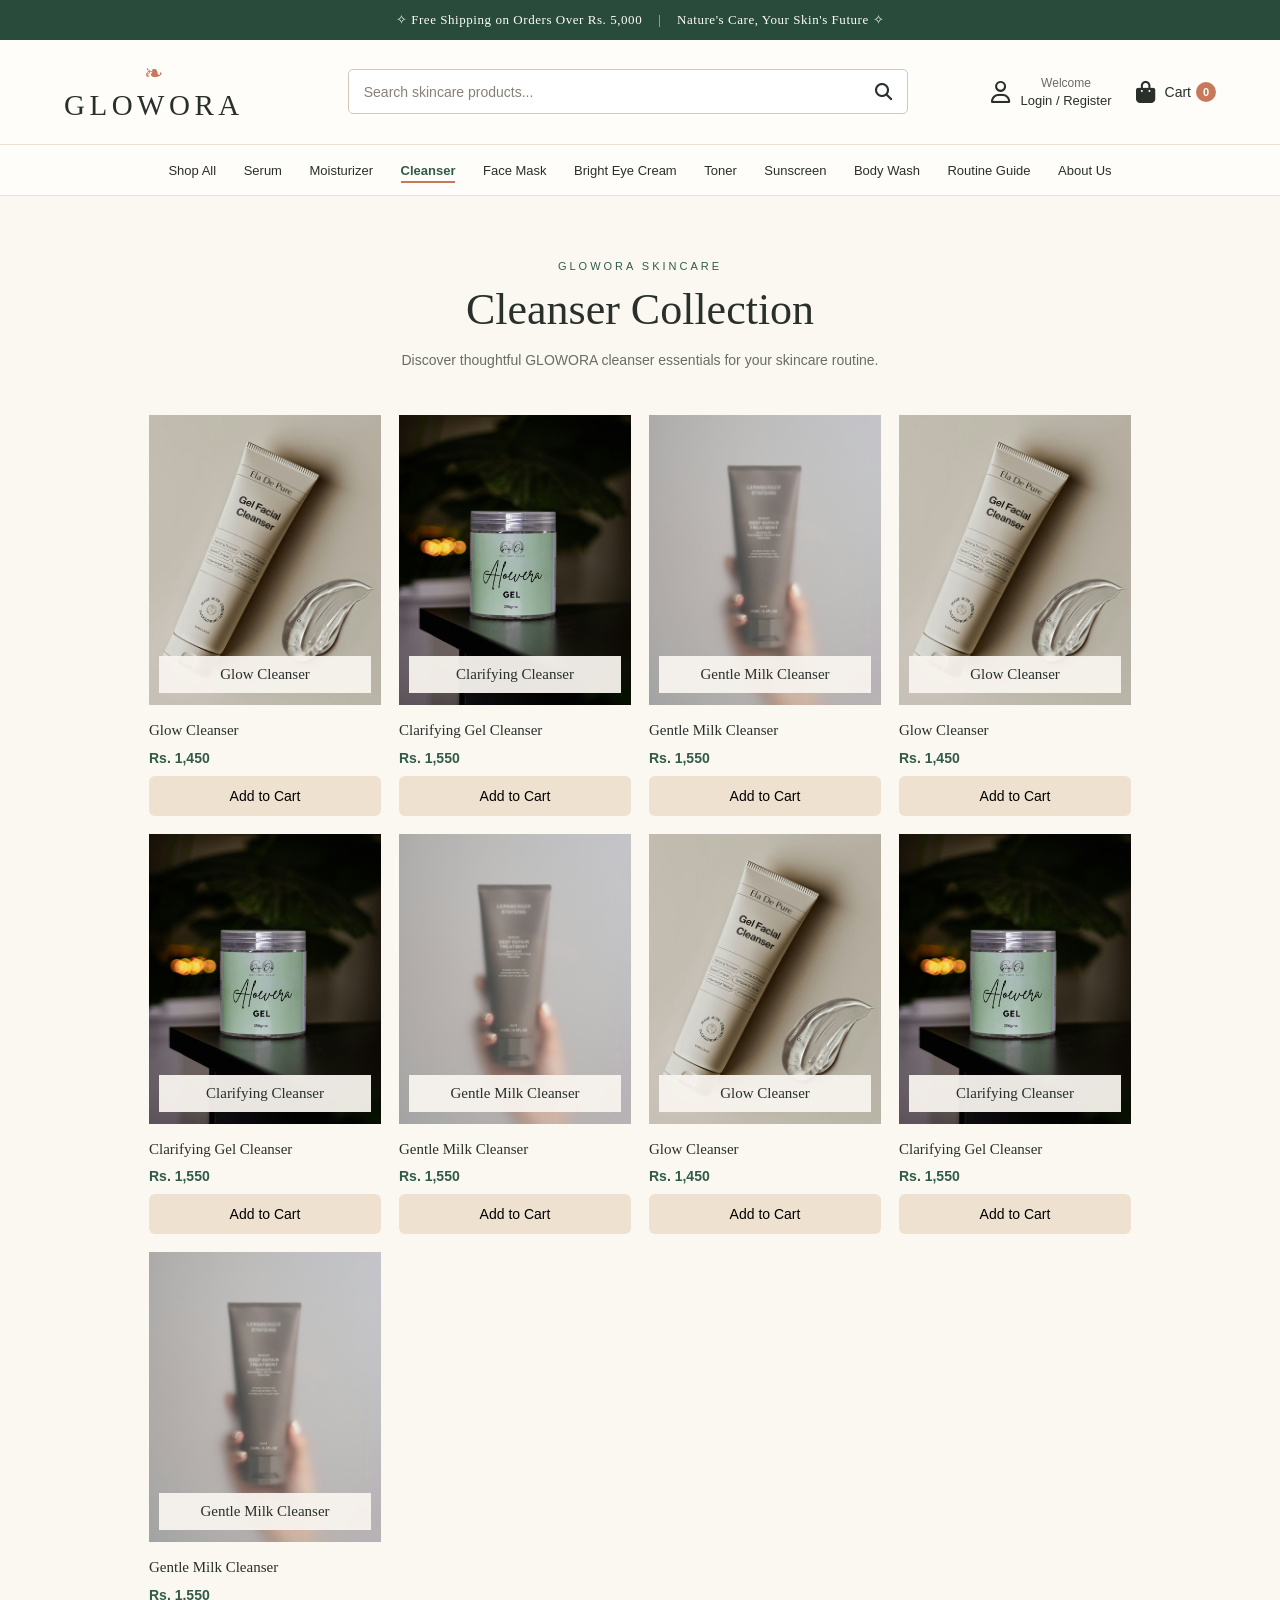
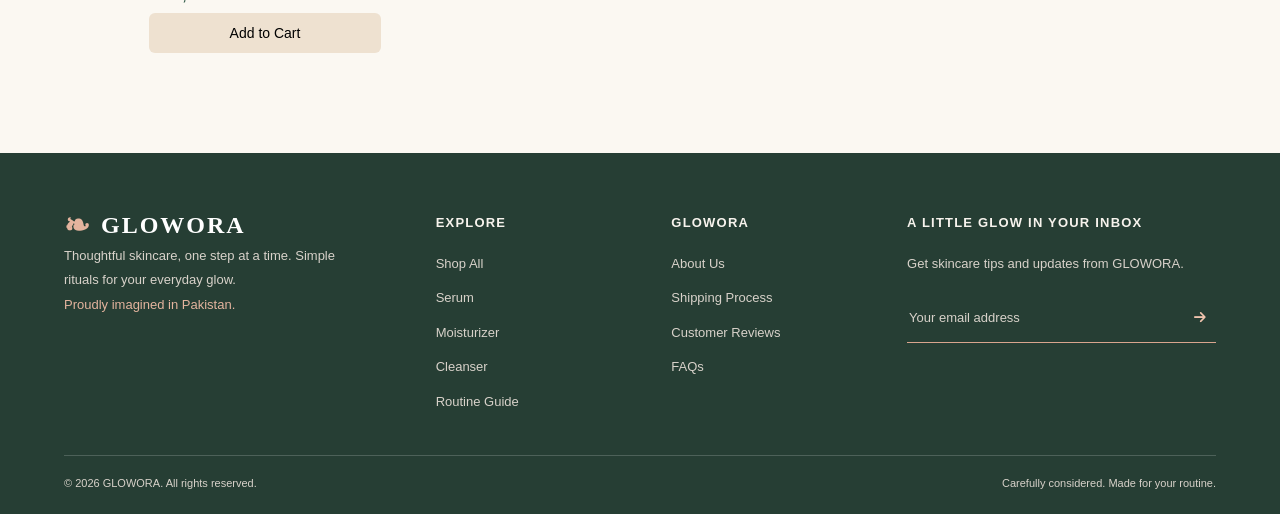
<file: GLOWORA_WEBSITE/cleanser.html>
<!DOCTYPE html>
<html lang="en">
<head>
<meta charset="utf-8"/>
<meta content="width=device-width, initial-scale=1.0" name="viewport"/>
<title>Cleanser | GLOWORA Skincare</title>
<link href="./style.css" rel="stylesheet"/>
<script src="./script.js" defer></script>
<link href="https://cdnjs.cloudflare.com/ajax/libs/font-awesome/6.7.2/css/all.min.css" rel="stylesheet"/>
<link href="./product-page.css" rel="stylesheet"/></head>
<body>
<header class="site-header" id="home">
<!-- Announcement Bar -->
<div class="announcement">
<p class="announcement-desktop">
            ✧ Free Shipping on Orders Over Rs. 5,000
            <span>|</span>
            Nature's Care, Your Skin's Future ✧
        </p>
<p class="announcement-mobile">
            ✧ Free Shipping on Orders Over Rs. 5,000 ✧
        </p>
</div>
<!-- Main Header -->
<div class="header-main">
<!-- Mobile Hamburger -->
<button aria-controls="mobile-menu" aria-expanded="false" aria-label="Open navigation menu" class="menu-toggle" type="button">
<i aria-hidden="true" class="fa-solid fa-bars"></i>
</button>
<!-- Logo -->
<a aria-label="GLOWORA Home" class="logo" href="./index.html">
<span aria-hidden="true" class="logo-leaf">❧</span>
<span>GLOWORA</span>
</a>
<!-- Desktop Search -->
<form action="./index.html" class="header-search" role="search">
<input aria-label="Search skincare products" name="search" placeholder="Search skincare products..." type="search"/>
<button aria-label="Search" type="submit">
<i aria-hidden="true" class="fa-solid fa-magnifying-glass"></i>
</button>
</form>
<!-- Account and Cart -->
<div class="header-actions">
<!-- Account button -->
<button aria-label="Open account panel" class="account-action" data-open-panel="account" type="button">
<i aria-hidden="true" class="fa-regular fa-user"></i>
<span class="account-text">
<small>Welcome</small>
<strong>Login / Register</strong>
</span>
</button>
<!-- Cart button -->
<button aria-label="Open shopping cart" class="cart-action" data-open-panel="cart" type="button">
<i aria-hidden="true" class="fa-solid fa-bag-shopping"></i>
<span class="cart-text">Cart</span>
<span aria-live="polite" class="cart-count">0</span>
</button>
</div>
</div>
<!-- Desktop Navigation -->
<nav aria-label="Main navigation" class="desktop-nav">
<ul class="nav-links"><li><a href="./index.html">Shop All</a></li><li><a href="./serum.html">Serum</a></li><li><a href="./moisturizer.html">Moisturizer</a></li><li><a href="./cleanser.html">Cleanser</a></li><li><a href="./face-mask.html">Face Mask</a></li><li><a href="./bright-eye-cream.html">Bright Eye Cream</a></li><li><a href="./toner.html">Toner</a></li><li><a href="./sunscreen.html">Sunscreen</a></li><li><a href="./body-wash.html">Body Wash</a></li><li><a href="./routine.html">Routine Guide</a></li><li><a href="./about.html">About Us</a></li></ul>
</nav>
<!-- Overlay -->
<div class="menu-overlay"></div>
<!-- Right-side Off-canvas Menu -->
<aside aria-hidden="true" aria-label="Mobile navigation" class="mobile-menu" id="mobile-menu" inert="">
<div class="mobile-menu-header">
<a class="mobile-menu-logo" href="./index.html">
<span aria-hidden="true">❧</span> GLOWORA
            </a>
<button aria-label="Close navigation menu" class="menu-close" type="button">
                ×
            </button>
</div>
<p class="mobile-menu-caption">
            YOUR SKIN, YOUR NATURAL GLOW
        </p>
<!-- Mobile Search -->
<form action="./index.html" class="mobile-search" role="search">
<input aria-label="Search products" name="search" placeholder="Search products..." type="search"/>
<button aria-label="Search" type="submit">
<i aria-hidden="true" class="fa-solid fa-magnifying-glass"></i>
</button>
</form>
<!-- Mobile Links -->
<ul class="mobile-nav-links"><li><a href="./index.html">Shop All <span>↗</span></a></li><li><a href="./serum.html">Serum <span>↗</span></a></li><li><a href="./moisturizer.html">Moisturizer <span>↗</span></a></li><li><a href="./cleanser.html">Cleanser <span>↗</span></a></li><li><a href="./face-mask.html">Face Mask <span>↗</span></a></li><li><a href="./bright-eye-cream.html">Bright Eye Cream <span>↗</span></a></li><li><a href="./toner.html">Toner <span>↗</span></a></li><li><a href="./sunscreen.html">Sunscreen <span>↗</span></a></li><li><a href="./body-wash.html">Body Wash <span>↗</span></a></li><li><a href="./routine.html">Routine Guide <span>↗</span></a></li><li><a href="./about.html">About Us <span>↗</span></a></li></ul>
<!-- Mobile Account Shortcuts -->
<div class="mobile-menu-actions">
<button data-open-panel="account" type="button">
<i aria-hidden="true" class="fa-regular fa-user"></i>
        Login / Create Account
    </button>
<button data-open-panel="cart" type="button">
<i aria-hidden="true" class="fa-solid fa-bag-shopping"></i>
        My Shopping Bag
        <span aria-live="polite" class="cart-count">0</span>
</button>
</div>
<p class="mobile-menu-footer">
            Thoughtful skincare, one step at a time.
        </p>
</aside>
<!-- Shared overlay for cart and account panels -->
<div class="panel-overlay" data-close-panel=""></div>
<!-- CART DRAWER -->
<aside aria-hidden="true" aria-label="Shopping cart" class="side-panel cart-panel" id="cart-panel" inert="">
<div class="panel-header">
<div>
<p class="panel-eyebrow">YOUR GLOWORA PICKS</p>
<h2>Your Cart <span class="cart-count">0</span></h2>
</div>
<button aria-label="Close cart" class="panel-close" data-close-panel="" type="button">
            ×
        </button>
</div>
<div aria-live="polite" class="cart-content">
<div class="cart-empty">
<i aria-hidden="true" class="fa-solid fa-bag-shopping"></i>
<h3>Your bag is waiting</h3>
<p>You haven't added any products yet.</p>
<button class="panel-primary" data-continue-shopping="" type="button">
                Continue Shopping
            </button>
</div>
<div class="cart-items"></div>
</div>
<div class="cart-footer" hidden="">
<div class="cart-subtotal">
<span>Subtotal</span>
<strong class="cart-total">Rs. 0</strong>
</div>
<p>Shipping charges are calculated at checkout.</p>
<button class="panel-primary checkout-button" type="button">
            Proceed to Checkout
        </button>
</div>
</aside>
<!-- ACCOUNT DRAWER -->
<aside aria-hidden="true" aria-label="Your account" class="side-panel account-panel" id="account-panel" inert="">
<div class="panel-header">
<div>
<p class="panel-eyebrow">WELCOME TO GLOWORA</p>
<h2 class="account-panel-title">My Account</h2>
</div>
<button aria-label="Close account" class="panel-close" data-close-panel="" type="button">
            ×
        </button>
</div>
<!-- Login -->
<form class="account-form" id="login-form">
<p class="account-intro">Sign in to your account.</p>
<label for="login-email">Email Address</label>
<input autocomplete="email" id="login-email" name="email" placeholder="you@example.com" required="" type="email"/>
<label for="login-password">Password</label>
<input autocomplete="current-password" id="login-password" name="password" placeholder="Enter your password" required="" type="password"/>
<button class="text-action" data-account-view="forgot" type="button">
            Forgot Password?
        </button>
<button class="panel-primary" type="submit">
            Login
        </button>
<p class="account-switch">
            Don't have an account?
            <button class="text-action" data-account-view="register" type="button">
                Create Account
            </button>
</p>
<p aria-live="polite" class="account-message"></p>
</form>
<!-- Create Account -->
<form class="account-form" hidden="" id="register-form">
<p class="account-intro">Create your GLOWORA account.</p>
<label for="register-name">Full Name</label>
<input autocomplete="name" id="register-name" name="name" placeholder="Your full name" required="" type="text"/>
<label for="register-email">Email Address</label>
<input autocomplete="email" id="register-email" name="email" placeholder="you@example.com" required="" type="email"/>
<label for="register-password">Create Password</label>
<input autocomplete="new-password" id="register-password" minlength="8" name="password" placeholder="At least 8 characters" required="" type="password"/>
<button class="panel-primary" type="submit">
            Create Account
        </button>
<p class="account-switch">
            Already registered?
            <button class="text-action" data-account-view="login" type="button">
                Login
            </button>
</p>
<p aria-live="polite" class="account-message"></p>
</form>
<!-- Forgot Password -->
<form class="account-form" hidden="" id="forgot-form">
<p class="account-intro">
            Enter your email address to request a password reset.
        </p>
<label for="forgot-email">Email Address</label>
<input autocomplete="email" id="forgot-email" name="email" placeholder="you@example.com" required="" type="email"/>
<button class="panel-primary" type="submit">
            Request Reset Link
        </button>
<p class="account-switch">
            Remember your password?
            <button class="text-action" data-account-view="login" type="button">
                Back to Login
            </button>
</p>
<p aria-live="polite" class="account-message"></p>
</form>
</aside>
</header>
<main><section class="category-page product-range" id="shop"><div class="range-heading"><p class="range-subtitle">GLOWORA SKINCARE</p><h1>Cleanser Collection</h1><p class="category-description">Discover thoughtful GLOWORA cleanser essentials for your skincare routine.</p></div><div class="category-product-grid product-track"><article class="range-card">
<div class="range-image">
<img alt="Glow cleanser" loading="lazy" src="./assets/images/skin brightening img/Gel Cleanser.jpg"/>
<span class="image-title">Glow Cleanser</span>
<div class="product-hover">
<h3>Glow Cleanser</h3>
<p><strong>Key Ingredients</strong></p>
<p>Aloe Vera · Glycerin</p>
<p>A gentle daily cleansing step.</p>
</div>
</div>
<h3>Glow Cleanser</h3>
<p class="range-price">Rs. 1,450</p>
<button class="add-to-cart">Add to Cart</button>
</article><article class="range-card">
<div class="range-image">
<img alt="Clarifying Gel Cleanser" loading="lazy" src="./assets/images/clear skin img/clarifying gel.jpg"/>
<span class="image-title">Clarifying Cleanser</span>
<div class="product-hover">
<h3>Clarifying Gel Cleanser</h3>
<p><strong>Key Ingredients</strong></p>
<p>Salicylic Acid · Aloe Vera</p>
<p>A cleansing step for oily, blemish-prone skin.</p>
</div>
</div>
<h3>Clarifying Gel Cleanser</h3>
<p class="range-price">Rs. 1,550</p>
<button class="add-to-cart" type="button">Add to Cart</button>
</article><article class="range-card">
<div class="range-image">
<img alt="Gentle Milk Cleanser" loading="lazy" src="./assets/images/sensitive img/gentle milk cleanser.jpg"/>
<span class="image-title">Gentle Milk Cleanser</span>
<div class="product-hover">
<h3>Gentle Milk Cleanser</h3>
<p><strong>Key Ingredients</strong></p>
<p>Glycerin · Oat Extract</p>
<p>A soft cleansing step for everyday use.</p>
</div>
</div>
<h3>Gentle Milk Cleanser</h3>
<p class="range-price">Rs. 1,550</p>
<button class="add-to-cart" type="button">Add to Cart</button>
</article></div></section></main>
<!-- GLOWORA FOOTER -->
<footer class="site-footer" id="contact">
  <div class="footer-main">
    <div class="footer-brand">
      <a class="footer-logo" href="./index.html"><span aria-hidden="true">❧</span> GLOWORA</a>
      <p>Thoughtful skincare, one step at a time. Simple rituals for your everyday glow.</p>
      <p class="footer-made">Proudly imagined in Pakistan.</p>
    </div>
    <div class="footer-column">
      <h3>Explore</h3>
      <a href="./index.html">Shop All</a>
      <a href="./serum.html">Serum</a>
      <a href="./moisturizer.html">Moisturizer</a>
      <a href="./cleanser.html">Cleanser</a>
      <a href="./routine.html">Routine Guide</a>
    </div>
    <div class="footer-column">
      <h3>GLOWORA</h3>
      <a href="./about.html">About Us</a>
      <a href="./index.html#shipping-process">Shipping Process</a>
      <a href="./index.html#customer-reviews">Customer Reviews</a>
      <a href="./index.html#faqs">FAQs</a>
    </div>
    <div class="footer-newsletter">
      <h3>A little glow in your inbox</h3>
      <p>Get skincare tips and updates from GLOWORA.</p>
      <form class="newsletter-form">
        <label class="visually-hidden" for="footer-email">Email address</label>
        <input id="footer-email" type="email" placeholder="Your email address" required>
        <button type="submit" aria-label="Sign up for updates"><i class="fa-solid fa-arrow-right" aria-hidden="true"></i></button>
      </form>
      <p class="newsletter-message" aria-live="polite"></p>
    </div>
  </div>
  <div class="footer-bottom"><span>© 2026 GLOWORA. All rights reserved.</span><span>Carefully considered. Made for your routine.</span></div>
</footer>
<script>document.addEventListener("DOMContentLoaded",function(){document.querySelectorAll(".nav-links a,.mobile-nav-links a").forEach(function(a){var u=new URL(a.href,location.href);var here=location.pathname.replace(/\/$/,"");var there=u.pathname.replace(/\/$/,"");var active=here===there&&!u.hash;a.classList.toggle("active",active);if(active)a.setAttribute("aria-current","page");else a.removeAttribute("aria-current");});});</script></body>
</html>
</file>
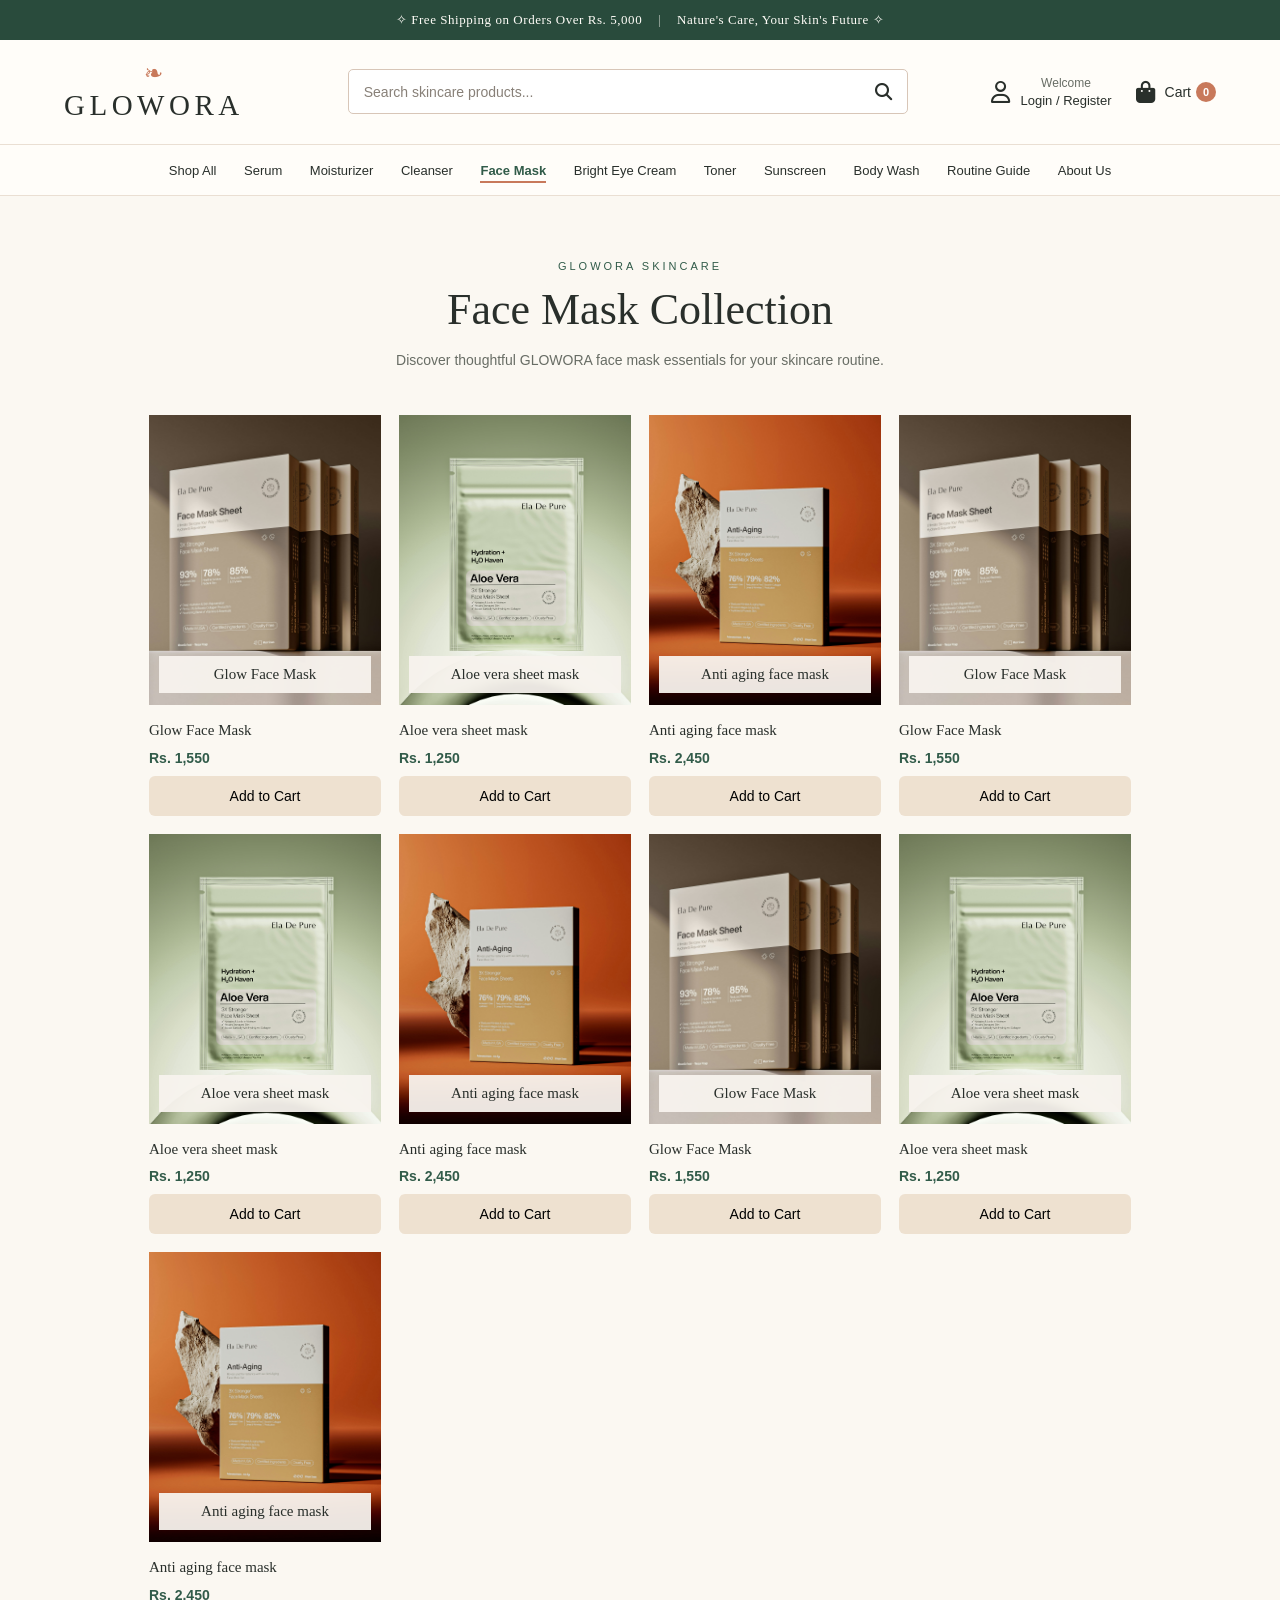
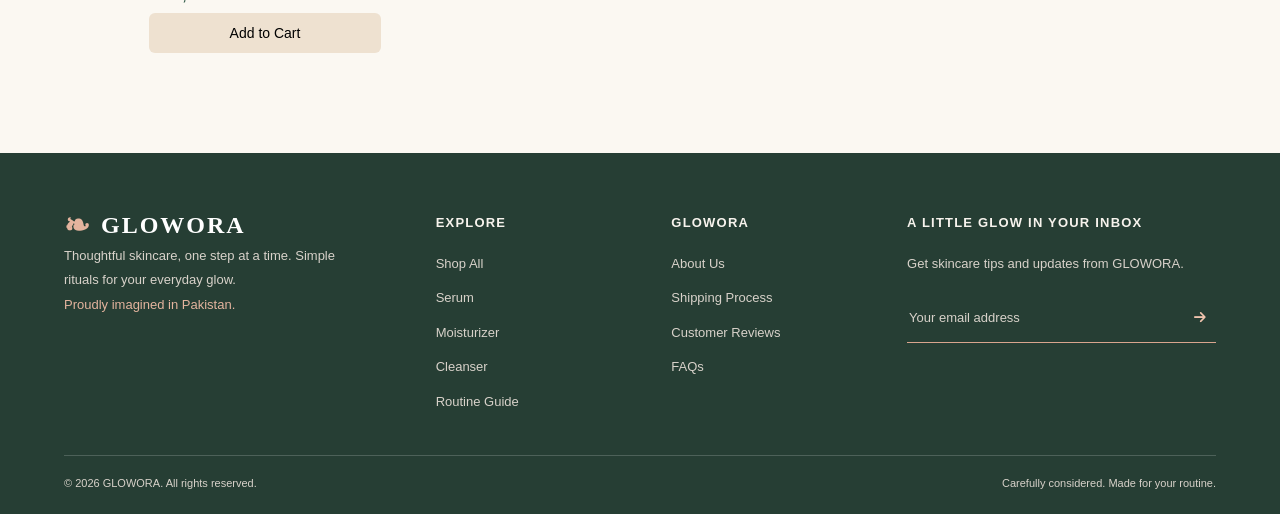
<file: GLOWORA_WEBSITE/face-mask.html>
<!DOCTYPE html>
<html lang="en">
<head>
<meta charset="utf-8"/>
<meta content="width=device-width, initial-scale=1.0" name="viewport"/>
<title>Face Mask | GLOWORA Skincare</title>
<link href="./style.css" rel="stylesheet"/>
<script src="./script.js" defer></script>
<link href="https://cdnjs.cloudflare.com/ajax/libs/font-awesome/6.7.2/css/all.min.css" rel="stylesheet"/>
<link href="./product-page.css" rel="stylesheet"/></head>
<body>
<header class="site-header" id="home">
<!-- Announcement Bar -->
<div class="announcement">
<p class="announcement-desktop">
            ✧ Free Shipping on Orders Over Rs. 5,000
            <span>|</span>
            Nature's Care, Your Skin's Future ✧
        </p>
<p class="announcement-mobile">
            ✧ Free Shipping on Orders Over Rs. 5,000 ✧
        </p>
</div>
<!-- Main Header -->
<div class="header-main">
<!-- Mobile Hamburger -->
<button aria-controls="mobile-menu" aria-expanded="false" aria-label="Open navigation menu" class="menu-toggle" type="button">
<i aria-hidden="true" class="fa-solid fa-bars"></i>
</button>
<!-- Logo -->
<a aria-label="GLOWORA Home" class="logo" href="./index.html">
<span aria-hidden="true" class="logo-leaf">❧</span>
<span>GLOWORA</span>
</a>
<!-- Desktop Search -->
<form action="./index.html" class="header-search" role="search">
<input aria-label="Search skincare products" name="search" placeholder="Search skincare products..." type="search"/>
<button aria-label="Search" type="submit">
<i aria-hidden="true" class="fa-solid fa-magnifying-glass"></i>
</button>
</form>
<!-- Account and Cart -->
<div class="header-actions">
<!-- Account button -->
<button aria-label="Open account panel" class="account-action" data-open-panel="account" type="button">
<i aria-hidden="true" class="fa-regular fa-user"></i>
<span class="account-text">
<small>Welcome</small>
<strong>Login / Register</strong>
</span>
</button>
<!-- Cart button -->
<button aria-label="Open shopping cart" class="cart-action" data-open-panel="cart" type="button">
<i aria-hidden="true" class="fa-solid fa-bag-shopping"></i>
<span class="cart-text">Cart</span>
<span aria-live="polite" class="cart-count">0</span>
</button>
</div>
</div>
<!-- Desktop Navigation -->
<nav aria-label="Main navigation" class="desktop-nav">
<ul class="nav-links"><li><a href="./index.html">Shop All</a></li><li><a href="./serum.html">Serum</a></li><li><a href="./moisturizer.html">Moisturizer</a></li><li><a href="./cleanser.html">Cleanser</a></li><li><a href="./face-mask.html">Face Mask</a></li><li><a href="./bright-eye-cream.html">Bright Eye Cream</a></li><li><a href="./toner.html">Toner</a></li><li><a href="./sunscreen.html">Sunscreen</a></li><li><a href="./body-wash.html">Body Wash</a></li><li><a href="./routine.html">Routine Guide</a></li><li><a href="./about.html">About Us</a></li></ul>
</nav>
<!-- Overlay -->
<div class="menu-overlay"></div>
<!-- Right-side Off-canvas Menu -->
<aside aria-hidden="true" aria-label="Mobile navigation" class="mobile-menu" id="mobile-menu" inert="">
<div class="mobile-menu-header">
<a class="mobile-menu-logo" href="./index.html">
<span aria-hidden="true">❧</span> GLOWORA
            </a>
<button aria-label="Close navigation menu" class="menu-close" type="button">
                ×
            </button>
</div>
<p class="mobile-menu-caption">
            YOUR SKIN, YOUR NATURAL GLOW
        </p>
<!-- Mobile Search -->
<form action="./index.html" class="mobile-search" role="search">
<input aria-label="Search products" name="search" placeholder="Search products..." type="search"/>
<button aria-label="Search" type="submit">
<i aria-hidden="true" class="fa-solid fa-magnifying-glass"></i>
</button>
</form>
<!-- Mobile Links -->
<ul class="mobile-nav-links"><li><a href="./index.html">Shop All <span>↗</span></a></li><li><a href="./serum.html">Serum <span>↗</span></a></li><li><a href="./moisturizer.html">Moisturizer <span>↗</span></a></li><li><a href="./cleanser.html">Cleanser <span>↗</span></a></li><li><a href="./face-mask.html">Face Mask <span>↗</span></a></li><li><a href="./bright-eye-cream.html">Bright Eye Cream <span>↗</span></a></li><li><a href="./toner.html">Toner <span>↗</span></a></li><li><a href="./sunscreen.html">Sunscreen <span>↗</span></a></li><li><a href="./body-wash.html">Body Wash <span>↗</span></a></li><li><a href="./routine.html">Routine Guide <span>↗</span></a></li><li><a href="./about.html">About Us <span>↗</span></a></li></ul>
<!-- Mobile Account Shortcuts -->
<div class="mobile-menu-actions">
<button data-open-panel="account" type="button">
<i aria-hidden="true" class="fa-regular fa-user"></i>
        Login / Create Account
    </button>
<button data-open-panel="cart" type="button">
<i aria-hidden="true" class="fa-solid fa-bag-shopping"></i>
        My Shopping Bag
        <span aria-live="polite" class="cart-count">0</span>
</button>
</div>
<p class="mobile-menu-footer">
            Thoughtful skincare, one step at a time.
        </p>
</aside>
<!-- Shared overlay for cart and account panels -->
<div class="panel-overlay" data-close-panel=""></div>
<!-- CART DRAWER -->
<aside aria-hidden="true" aria-label="Shopping cart" class="side-panel cart-panel" id="cart-panel" inert="">
<div class="panel-header">
<div>
<p class="panel-eyebrow">YOUR GLOWORA PICKS</p>
<h2>Your Cart <span class="cart-count">0</span></h2>
</div>
<button aria-label="Close cart" class="panel-close" data-close-panel="" type="button">
            ×
        </button>
</div>
<div aria-live="polite" class="cart-content">
<div class="cart-empty">
<i aria-hidden="true" class="fa-solid fa-bag-shopping"></i>
<h3>Your bag is waiting</h3>
<p>You haven't added any products yet.</p>
<button class="panel-primary" data-continue-shopping="" type="button">
                Continue Shopping
            </button>
</div>
<div class="cart-items"></div>
</div>
<div class="cart-footer" hidden="">
<div class="cart-subtotal">
<span>Subtotal</span>
<strong class="cart-total">Rs. 0</strong>
</div>
<p>Shipping charges are calculated at checkout.</p>
<button class="panel-primary checkout-button" type="button">
            Proceed to Checkout
        </button>
</div>
</aside>
<!-- ACCOUNT DRAWER -->
<aside aria-hidden="true" aria-label="Your account" class="side-panel account-panel" id="account-panel" inert="">
<div class="panel-header">
<div>
<p class="panel-eyebrow">WELCOME TO GLOWORA</p>
<h2 class="account-panel-title">My Account</h2>
</div>
<button aria-label="Close account" class="panel-close" data-close-panel="" type="button">
            ×
        </button>
</div>
<!-- Login -->
<form class="account-form" id="login-form">
<p class="account-intro">Sign in to your account.</p>
<label for="login-email">Email Address</label>
<input autocomplete="email" id="login-email" name="email" placeholder="you@example.com" required="" type="email"/>
<label for="login-password">Password</label>
<input autocomplete="current-password" id="login-password" name="password" placeholder="Enter your password" required="" type="password"/>
<button class="text-action" data-account-view="forgot" type="button">
            Forgot Password?
        </button>
<button class="panel-primary" type="submit">
            Login
        </button>
<p class="account-switch">
            Don't have an account?
            <button class="text-action" data-account-view="register" type="button">
                Create Account
            </button>
</p>
<p aria-live="polite" class="account-message"></p>
</form>
<!-- Create Account -->
<form class="account-form" hidden="" id="register-form">
<p class="account-intro">Create your GLOWORA account.</p>
<label for="register-name">Full Name</label>
<input autocomplete="name" id="register-name" name="name" placeholder="Your full name" required="" type="text"/>
<label for="register-email">Email Address</label>
<input autocomplete="email" id="register-email" name="email" placeholder="you@example.com" required="" type="email"/>
<label for="register-password">Create Password</label>
<input autocomplete="new-password" id="register-password" minlength="8" name="password" placeholder="At least 8 characters" required="" type="password"/>
<button class="panel-primary" type="submit">
            Create Account
        </button>
<p class="account-switch">
            Already registered?
            <button class="text-action" data-account-view="login" type="button">
                Login
            </button>
</p>
<p aria-live="polite" class="account-message"></p>
</form>
<!-- Forgot Password -->
<form class="account-form" hidden="" id="forgot-form">
<p class="account-intro">
            Enter your email address to request a password reset.
        </p>
<label for="forgot-email">Email Address</label>
<input autocomplete="email" id="forgot-email" name="email" placeholder="you@example.com" required="" type="email"/>
<button class="panel-primary" type="submit">
            Request Reset Link
        </button>
<p class="account-switch">
            Remember your password?
            <button class="text-action" data-account-view="login" type="button">
                Back to Login
            </button>
</p>
<p aria-live="polite" class="account-message"></p>
</form>
</aside>
</header>
<main><section class="category-page product-range" id="shop"><div class="range-heading"><p class="range-subtitle">GLOWORA SKINCARE</p><h1>Face Mask Collection</h1><p class="category-description">Discover thoughtful GLOWORA face mask essentials for your skincare routine.</p></div><div class="category-product-grid product-track"><article class="range-card">
<div class="range-image">
<img alt="Glow face mask" loading="lazy" src="./assets/images/skin brightening img/glow face mask.jpg"/>
<span class="image-title">Glow Face Mask</span>
<div class="product-hover">
<h3>Glow Face Mask</h3>
<p><strong>Key Ingredients</strong></p>
<p>Kaolin · Aloe Vera</p>
<p>A weekly skincare treat.</p>
</div>
</div>
<h3>Glow Face Mask</h3>
<p class="range-price">Rs. 1,550</p>
<button class="add-to-cart">Add to Cart</button>
</article><article class="range-card">
<div class="range-image">
<img alt="Aloe vera sheet mask" loading="lazy" src="./assets/images/clear skin img/aloe vera face mask.jpg"/>
<span class="image-title">Aloe vera sheet mask</span>
<div class="product-hover">
<h3>Aloe vera sheet mask</h3>
<p><strong>Key Ingredients</strong></p>
<p>Aloe vera</p>
<p>A targeted addition to a blemish-care routine.</p>
</div>
</div>
<h3>Aloe vera sheet mask</h3>
<p class="range-price">Rs. 1,250</p>
<button class="add-to-cart" type="button">Add to Cart</button>
</article><article class="range-card">
<div class="range-image">
<img alt="Anti aging face mask" loading="lazy" src="./assets/images/anti aging img/anti aging face mask.jpg"/>
<span class="image-title">Anti aging face mask</span>
<div class="product-hover">
<h3>Anti aging face mask</h3>
<p><strong>Key Ingredients</strong></p>
<p>Peptides · Hyaluronic Acid</p>
<p>A lightweight face mask for hydrated-looking skin.</p>
</div>
</div>
<h3>Anti aging face mask</h3>
<p class="range-price">Rs. 2,450</p>
<button class="add-to-cart" type="button">Add to Cart</button>
</article></div></section></main>
<!-- GLOWORA FOOTER -->
<footer class="site-footer" id="contact">
  <div class="footer-main">
    <div class="footer-brand">
      <a class="footer-logo" href="./index.html"><span aria-hidden="true">❧</span> GLOWORA</a>
      <p>Thoughtful skincare, one step at a time. Simple rituals for your everyday glow.</p>
      <p class="footer-made">Proudly imagined in Pakistan.</p>
    </div>
    <div class="footer-column">
      <h3>Explore</h3>
      <a href="./index.html">Shop All</a>
      <a href="./serum.html">Serum</a>
      <a href="./moisturizer.html">Moisturizer</a>
      <a href="./cleanser.html">Cleanser</a>
      <a href="./routine.html">Routine Guide</a>
    </div>
    <div class="footer-column">
      <h3>GLOWORA</h3>
      <a href="./about.html">About Us</a>
      <a href="./index.html#shipping-process">Shipping Process</a>
      <a href="./index.html#customer-reviews">Customer Reviews</a>
      <a href="./index.html#faqs">FAQs</a>
    </div>
    <div class="footer-newsletter">
      <h3>A little glow in your inbox</h3>
      <p>Get skincare tips and updates from GLOWORA.</p>
      <form class="newsletter-form">
        <label class="visually-hidden" for="footer-email">Email address</label>
        <input id="footer-email" type="email" placeholder="Your email address" required>
        <button type="submit" aria-label="Sign up for updates"><i class="fa-solid fa-arrow-right" aria-hidden="true"></i></button>
      </form>
      <p class="newsletter-message" aria-live="polite"></p>
    </div>
  </div>
  <div class="footer-bottom"><span>© 2026 GLOWORA. All rights reserved.</span><span>Carefully considered. Made for your routine.</span></div>
</footer>
<script>document.addEventListener("DOMContentLoaded",function(){document.querySelectorAll(".nav-links a,.mobile-nav-links a").forEach(function(a){var u=new URL(a.href,location.href);var here=location.pathname.replace(/\/$/,"");var there=u.pathname.replace(/\/$/,"");var active=here===there&&!u.hash;a.classList.toggle("active",active);if(active)a.setAttribute("aria-current","page");else a.removeAttribute("aria-current");});});</script></body>
</html>
</file>
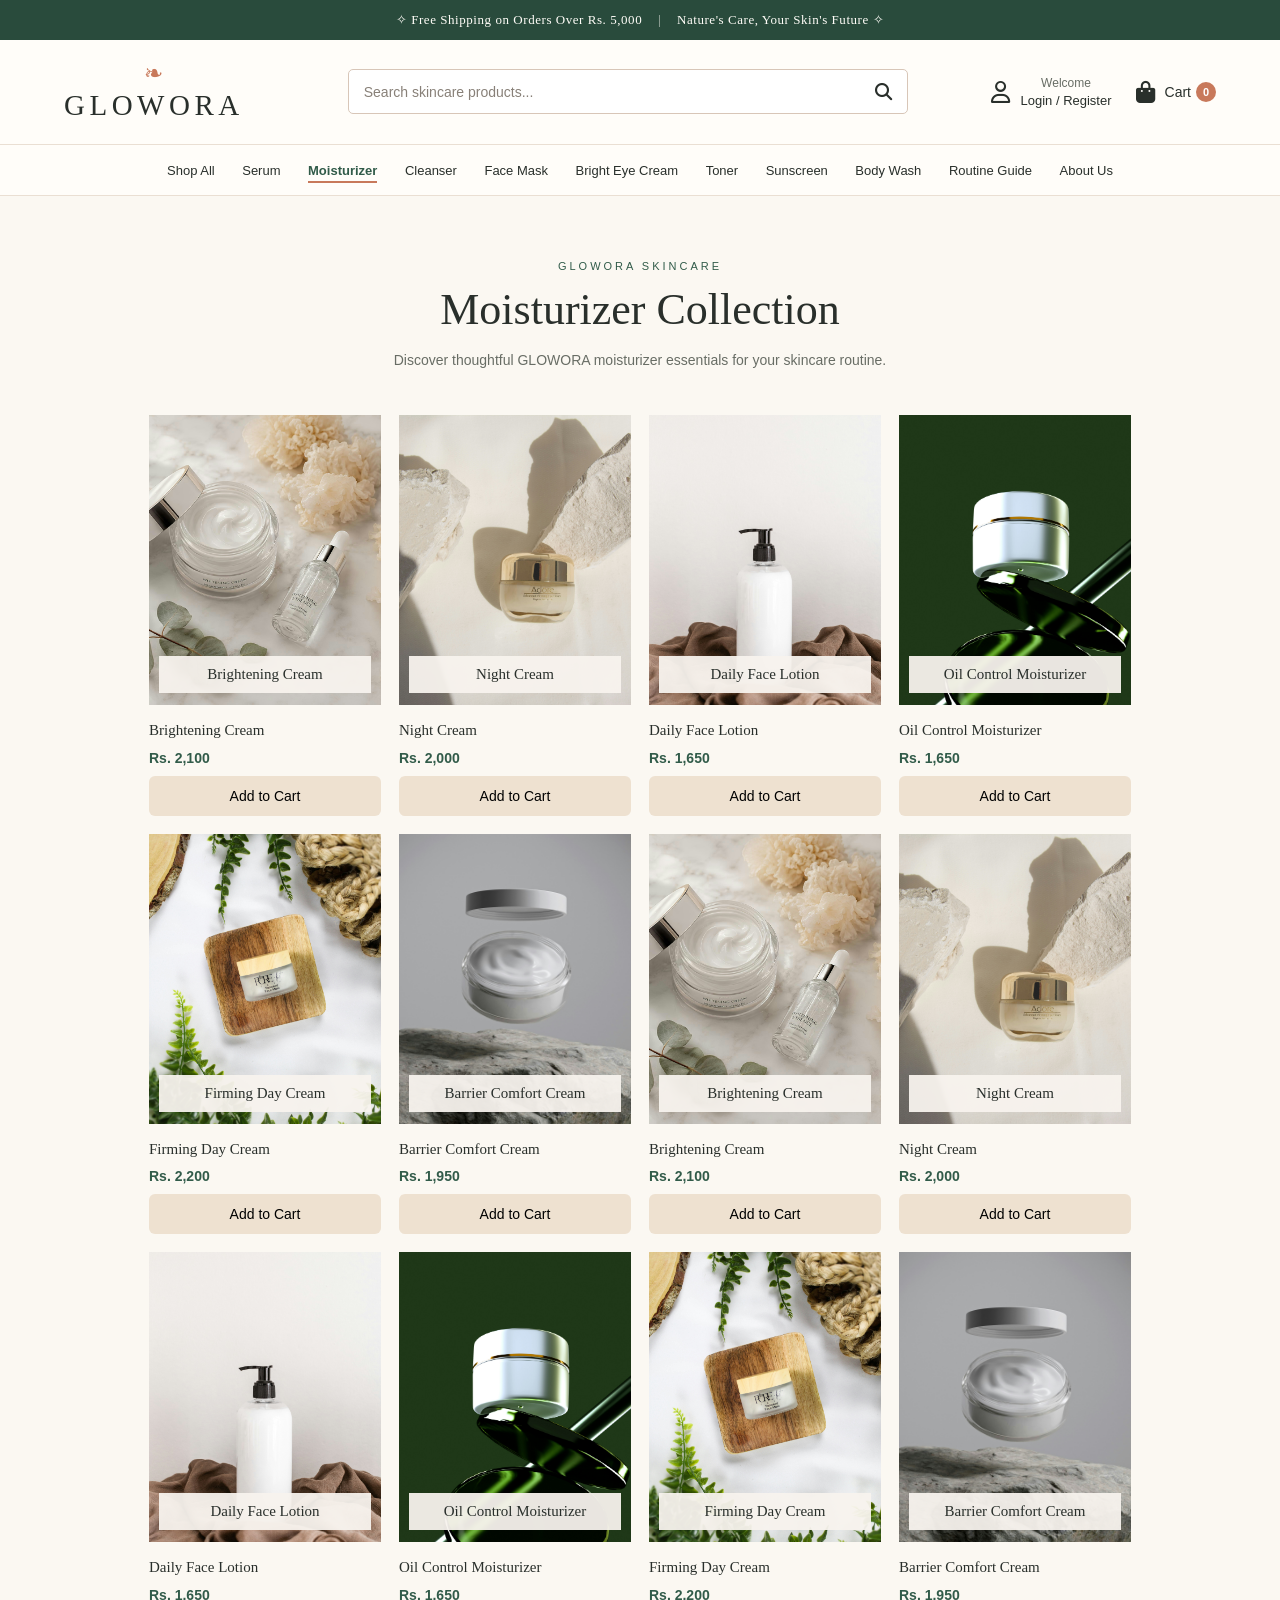
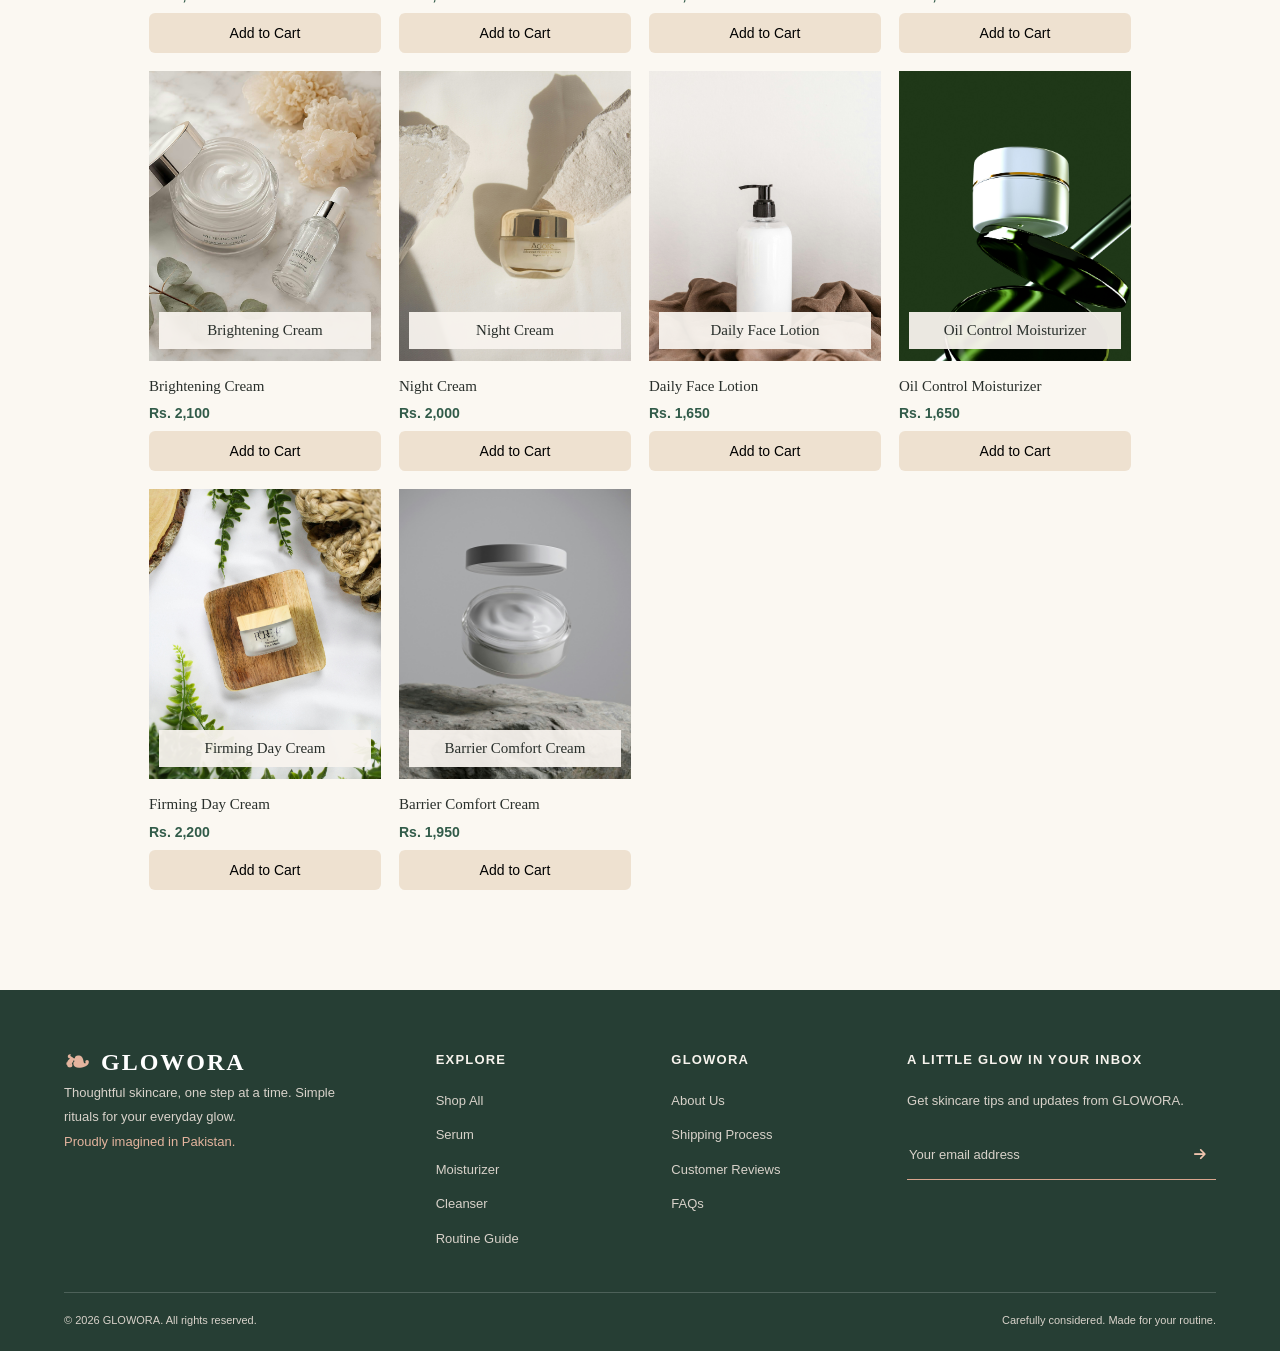
<file: GLOWORA_WEBSITE/moisturizer.html>
<!DOCTYPE html>
<html lang="en">
<head>
<meta charset="utf-8"/>
<meta content="width=device-width, initial-scale=1.0" name="viewport"/>
<title>Moisturizer | GLOWORA Skincare</title>
<link href="./style.css" rel="stylesheet"/>
<script src="./script.js" defer></script>
<link href="https://cdnjs.cloudflare.com/ajax/libs/font-awesome/6.7.2/css/all.min.css" rel="stylesheet"/>
<link href="./product-page.css" rel="stylesheet"/></head>
<body>
<header class="site-header" id="home">
<!-- Announcement Bar -->
<div class="announcement">
<p class="announcement-desktop">
            ✧ Free Shipping on Orders Over Rs. 5,000
            <span>|</span>
            Nature's Care, Your Skin's Future ✧
        </p>
<p class="announcement-mobile">
            ✧ Free Shipping on Orders Over Rs. 5,000 ✧
        </p>
</div>
<!-- Main Header -->
<div class="header-main">
<!-- Mobile Hamburger -->
<button aria-controls="mobile-menu" aria-expanded="false" aria-label="Open navigation menu" class="menu-toggle" type="button">
<i aria-hidden="true" class="fa-solid fa-bars"></i>
</button>
<!-- Logo -->
<a aria-label="GLOWORA Home" class="logo" href="./index.html">
<span aria-hidden="true" class="logo-leaf">❧</span>
<span>GLOWORA</span>
</a>
<!-- Desktop Search -->
<form action="./index.html" class="header-search" role="search">
<input aria-label="Search skincare products" name="search" placeholder="Search skincare products..." type="search"/>
<button aria-label="Search" type="submit">
<i aria-hidden="true" class="fa-solid fa-magnifying-glass"></i>
</button>
</form>
<!-- Account and Cart -->
<div class="header-actions">
<!-- Account button -->
<button aria-label="Open account panel" class="account-action" data-open-panel="account" type="button">
<i aria-hidden="true" class="fa-regular fa-user"></i>
<span class="account-text">
<small>Welcome</small>
<strong>Login / Register</strong>
</span>
</button>
<!-- Cart button -->
<button aria-label="Open shopping cart" class="cart-action" data-open-panel="cart" type="button">
<i aria-hidden="true" class="fa-solid fa-bag-shopping"></i>
<span class="cart-text">Cart</span>
<span aria-live="polite" class="cart-count">0</span>
</button>
</div>
</div>
<!-- Desktop Navigation -->
<nav aria-label="Main navigation" class="desktop-nav">
<ul class="nav-links"><li><a href="./index.html">Shop All</a></li><li><a href="./serum.html">Serum</a></li><li><a href="./moisturizer.html">Moisturizer</a></li><li><a href="./cleanser.html">Cleanser</a></li><li><a href="./face-mask.html">Face Mask</a></li><li><a href="./bright-eye-cream.html">Bright Eye Cream</a></li><li><a href="./toner.html">Toner</a></li><li><a href="./sunscreen.html">Sunscreen</a></li><li><a href="./body-wash.html">Body Wash</a></li><li><a href="./routine.html">Routine Guide</a></li><li><a href="./about.html">About Us</a></li></ul>
</nav>
<!-- Overlay -->
<div class="menu-overlay"></div>
<!-- Right-side Off-canvas Menu -->
<aside aria-hidden="true" aria-label="Mobile navigation" class="mobile-menu" id="mobile-menu" inert="">
<div class="mobile-menu-header">
<a class="mobile-menu-logo" href="./index.html">
<span aria-hidden="true">❧</span> GLOWORA
            </a>
<button aria-label="Close navigation menu" class="menu-close" type="button">
                ×
            </button>
</div>
<p class="mobile-menu-caption">
            YOUR SKIN, YOUR NATURAL GLOW
        </p>
<!-- Mobile Search -->
<form action="./index.html" class="mobile-search" role="search">
<input aria-label="Search products" name="search" placeholder="Search products..." type="search"/>
<button aria-label="Search" type="submit">
<i aria-hidden="true" class="fa-solid fa-magnifying-glass"></i>
</button>
</form>
<!-- Mobile Links -->
<ul class="mobile-nav-links"><li><a href="./index.html">Shop All <span>↗</span></a></li><li><a href="./serum.html">Serum <span>↗</span></a></li><li><a href="./moisturizer.html">Moisturizer <span>↗</span></a></li><li><a href="./cleanser.html">Cleanser <span>↗</span></a></li><li><a href="./face-mask.html">Face Mask <span>↗</span></a></li><li><a href="./bright-eye-cream.html">Bright Eye Cream <span>↗</span></a></li><li><a href="./toner.html">Toner <span>↗</span></a></li><li><a href="./sunscreen.html">Sunscreen <span>↗</span></a></li><li><a href="./body-wash.html">Body Wash <span>↗</span></a></li><li><a href="./routine.html">Routine Guide <span>↗</span></a></li><li><a href="./about.html">About Us <span>↗</span></a></li></ul>
<!-- Mobile Account Shortcuts -->
<div class="mobile-menu-actions">
<button data-open-panel="account" type="button">
<i aria-hidden="true" class="fa-regular fa-user"></i>
        Login / Create Account
    </button>
<button data-open-panel="cart" type="button">
<i aria-hidden="true" class="fa-solid fa-bag-shopping"></i>
        My Shopping Bag
        <span aria-live="polite" class="cart-count">0</span>
</button>
</div>
<p class="mobile-menu-footer">
            Thoughtful skincare, one step at a time.
        </p>
</aside>
<!-- Shared overlay for cart and account panels -->
<div class="panel-overlay" data-close-panel=""></div>
<!-- CART DRAWER -->
<aside aria-hidden="true" aria-label="Shopping cart" class="side-panel cart-panel" id="cart-panel" inert="">
<div class="panel-header">
<div>
<p class="panel-eyebrow">YOUR GLOWORA PICKS</p>
<h2>Your Cart <span class="cart-count">0</span></h2>
</div>
<button aria-label="Close cart" class="panel-close" data-close-panel="" type="button">
            ×
        </button>
</div>
<div aria-live="polite" class="cart-content">
<div class="cart-empty">
<i aria-hidden="true" class="fa-solid fa-bag-shopping"></i>
<h3>Your bag is waiting</h3>
<p>You haven't added any products yet.</p>
<button class="panel-primary" data-continue-shopping="" type="button">
                Continue Shopping
            </button>
</div>
<div class="cart-items"></div>
</div>
<div class="cart-footer" hidden="">
<div class="cart-subtotal">
<span>Subtotal</span>
<strong class="cart-total">Rs. 0</strong>
</div>
<p>Shipping charges are calculated at checkout.</p>
<button class="panel-primary checkout-button" type="button">
            Proceed to Checkout
        </button>
</div>
</aside>
<!-- ACCOUNT DRAWER -->
<aside aria-hidden="true" aria-label="Your account" class="side-panel account-panel" id="account-panel" inert="">
<div class="panel-header">
<div>
<p class="panel-eyebrow">WELCOME TO GLOWORA</p>
<h2 class="account-panel-title">My Account</h2>
</div>
<button aria-label="Close account" class="panel-close" data-close-panel="" type="button">
            ×
        </button>
</div>
<!-- Login -->
<form class="account-form" id="login-form">
<p class="account-intro">Sign in to your account.</p>
<label for="login-email">Email Address</label>
<input autocomplete="email" id="login-email" name="email" placeholder="you@example.com" required="" type="email"/>
<label for="login-password">Password</label>
<input autocomplete="current-password" id="login-password" name="password" placeholder="Enter your password" required="" type="password"/>
<button class="text-action" data-account-view="forgot" type="button">
            Forgot Password?
        </button>
<button class="panel-primary" type="submit">
            Login
        </button>
<p class="account-switch">
            Don't have an account?
            <button class="text-action" data-account-view="register" type="button">
                Create Account
            </button>
</p>
<p aria-live="polite" class="account-message"></p>
</form>
<!-- Create Account -->
<form class="account-form" hidden="" id="register-form">
<p class="account-intro">Create your GLOWORA account.</p>
<label for="register-name">Full Name</label>
<input autocomplete="name" id="register-name" name="name" placeholder="Your full name" required="" type="text"/>
<label for="register-email">Email Address</label>
<input autocomplete="email" id="register-email" name="email" placeholder="you@example.com" required="" type="email"/>
<label for="register-password">Create Password</label>
<input autocomplete="new-password" id="register-password" minlength="8" name="password" placeholder="At least 8 characters" required="" type="password"/>
<button class="panel-primary" type="submit">
            Create Account
        </button>
<p class="account-switch">
            Already registered?
            <button class="text-action" data-account-view="login" type="button">
                Login
            </button>
</p>
<p aria-live="polite" class="account-message"></p>
</form>
<!-- Forgot Password -->
<form class="account-form" hidden="" id="forgot-form">
<p class="account-intro">
            Enter your email address to request a password reset.
        </p>
<label for="forgot-email">Email Address</label>
<input autocomplete="email" id="forgot-email" name="email" placeholder="you@example.com" required="" type="email"/>
<button class="panel-primary" type="submit">
            Request Reset Link
        </button>
<p class="account-switch">
            Remember your password?
            <button class="text-action" data-account-view="login" type="button">
                Back to Login
            </button>
</p>
<p aria-live="polite" class="account-message"></p>
</form>
</aside>
</header>
<main><section class="category-page product-range" id="shop"><div class="range-heading"><p class="range-subtitle">GLOWORA SKINCARE</p><h1>Moisturizer Collection</h1><p class="category-description">Discover thoughtful GLOWORA moisturizer essentials for your skincare routine.</p></div><div class="category-product-grid product-track"><article class="range-card">
<div class="range-image">
<img alt="Brightening cream" loading="lazy" src="./assets/images/skin brightening img/brightening cream.jpg"/>
<span class="image-title">Brightening Cream</span>
<div class="product-hover">
<h3>Brightening Cream</h3>
<p><strong>Key Ingredients</strong></p>
<p>Niacinamide · Vitamin E</p>
<p>Helps moisturize skin and improve the look of uneven tone.</p>
</div>
</div>
<h3>Brightening Cream</h3>
<p class="range-price">Rs. 2,100</p>
<button class="add-to-cart">Add to Cart</button>
</article><article class="range-card">
<div class="range-image">
<img alt="Night cream" loading="lazy" src="./assets/images/skin brightening img/night cream.jpg"/>
<span class="image-title">Night Cream</span>
<div class="product-hover">
<h3>Night Cream</h3>
<p><strong>Key Ingredients</strong></p>
<p>Hyaluronic Acid · Vitamin E</p>
<p>Moisture for your evening routine.</p>
</div>
</div>
<h3>Night Cream</h3>
<p class="range-price">Rs. 2,000</p>
<button class="add-to-cart">Add to Cart</button>
</article><article class="range-card">
<div class="range-image">
<img alt="Daily face lotion" loading="lazy" src="./assets/images/skin brightening img/daily face lotion.jpg"/>
<span class="image-title">Daily Face Lotion</span>
<div class="product-hover">
<h3>Daily Face Lotion</h3>
<p><strong>Key Ingredients</strong></p>
<p>Shea Butter · Glycerin</p>
<p>Everyday moisture for soft-feeling skin.</p>
</div>
</div>
<h3>Daily Face Lotion</h3>
<p class="range-price">Rs. 1,650</p>
<button class="add-to-cart">Add to Cart</button>
</article><article class="range-card">
<div class="range-image">
<img alt="Oil Control Moisturizer" loading="lazy" src="./assets/images/clear skin img/oil control moisturizer.jpg"/>
<span class="image-title">Oil Control Moisturizer</span>
<div class="product-hover">
<h3>Oil Control Moisturizer</h3>
<p><strong>Key Ingredients</strong></p>
<p>Glycerin · Niacinamide</p>
<p>Lightweight moisture for everyday skincare.</p>
</div>
</div>
<h3>Oil Control Moisturizer</h3>
<p class="range-price">Rs. 1,650</p>
<button class="add-to-cart" type="button">Add to Cart</button>
</article><article class="range-card">
<div class="range-image">
<img alt="Firming Day Cream" loading="lazy" src="./assets/images/anti aging img/firming day cream.jpg"/>
<span class="image-title">Firming Day Cream</span>
<div class="product-hover">
<h3>Firming Day Cream</h3>
<p><strong>Key Ingredients</strong></p>
<p>Peptides · Vitamin E</p>
<p>Daily moisture for a soft, smooth feel.</p>
</div>
</div>
<h3>Firming Day Cream</h3>
<p class="range-price">Rs. 2,200</p>
<button class="add-to-cart" type="button">Add to Cart</button>
</article><article class="range-card">
<div class="range-image">
<img alt="Barrier Comfort Cream" loading="lazy" src="./assets/images/sensitive img/barrier comfort cream.jpg"/>
<span class="image-title">Barrier Comfort Cream</span>
<div class="product-hover">
<h3>Barrier Comfort Cream</h3>
<p><strong>Key Ingredients</strong></p>
<p>Ceramides · Glycerin</p>
<p>Moisture to support a comfortable skin feel.</p>
</div>
</div>
<h3>Barrier Comfort Cream</h3>
<p class="range-price">Rs. 1,950</p>
<button class="add-to-cart" type="button">Add to Cart</button>
</article></div></section></main>
<!-- GLOWORA FOOTER -->
<footer class="site-footer" id="contact">
  <div class="footer-main">
    <div class="footer-brand">
      <a class="footer-logo" href="./index.html"><span aria-hidden="true">❧</span> GLOWORA</a>
      <p>Thoughtful skincare, one step at a time. Simple rituals for your everyday glow.</p>
      <p class="footer-made">Proudly imagined in Pakistan.</p>
    </div>
    <div class="footer-column">
      <h3>Explore</h3>
      <a href="./index.html">Shop All</a>
      <a href="./serum.html">Serum</a>
      <a href="./moisturizer.html">Moisturizer</a>
      <a href="./cleanser.html">Cleanser</a>
      <a href="./routine.html">Routine Guide</a>
    </div>
    <div class="footer-column">
      <h3>GLOWORA</h3>
      <a href="./about.html">About Us</a>
      <a href="./index.html#shipping-process">Shipping Process</a>
      <a href="./index.html#customer-reviews">Customer Reviews</a>
      <a href="./index.html#faqs">FAQs</a>
    </div>
    <div class="footer-newsletter">
      <h3>A little glow in your inbox</h3>
      <p>Get skincare tips and updates from GLOWORA.</p>
      <form class="newsletter-form">
        <label class="visually-hidden" for="footer-email">Email address</label>
        <input id="footer-email" type="email" placeholder="Your email address" required>
        <button type="submit" aria-label="Sign up for updates"><i class="fa-solid fa-arrow-right" aria-hidden="true"></i></button>
      </form>
      <p class="newsletter-message" aria-live="polite"></p>
    </div>
  </div>
  <div class="footer-bottom"><span>© 2026 GLOWORA. All rights reserved.</span><span>Carefully considered. Made for your routine.</span></div>
</footer>
<script>document.addEventListener("DOMContentLoaded",function(){document.querySelectorAll(".nav-links a,.mobile-nav-links a").forEach(function(a){var u=new URL(a.href,location.href);var here=location.pathname.replace(/\/$/,"");var there=u.pathname.replace(/\/$/,"");var active=here===there&&!u.hash;a.classList.toggle("active",active);if(active)a.setAttribute("aria-current","page");else a.removeAttribute("aria-current");});});</script></body>
</html>
</file>
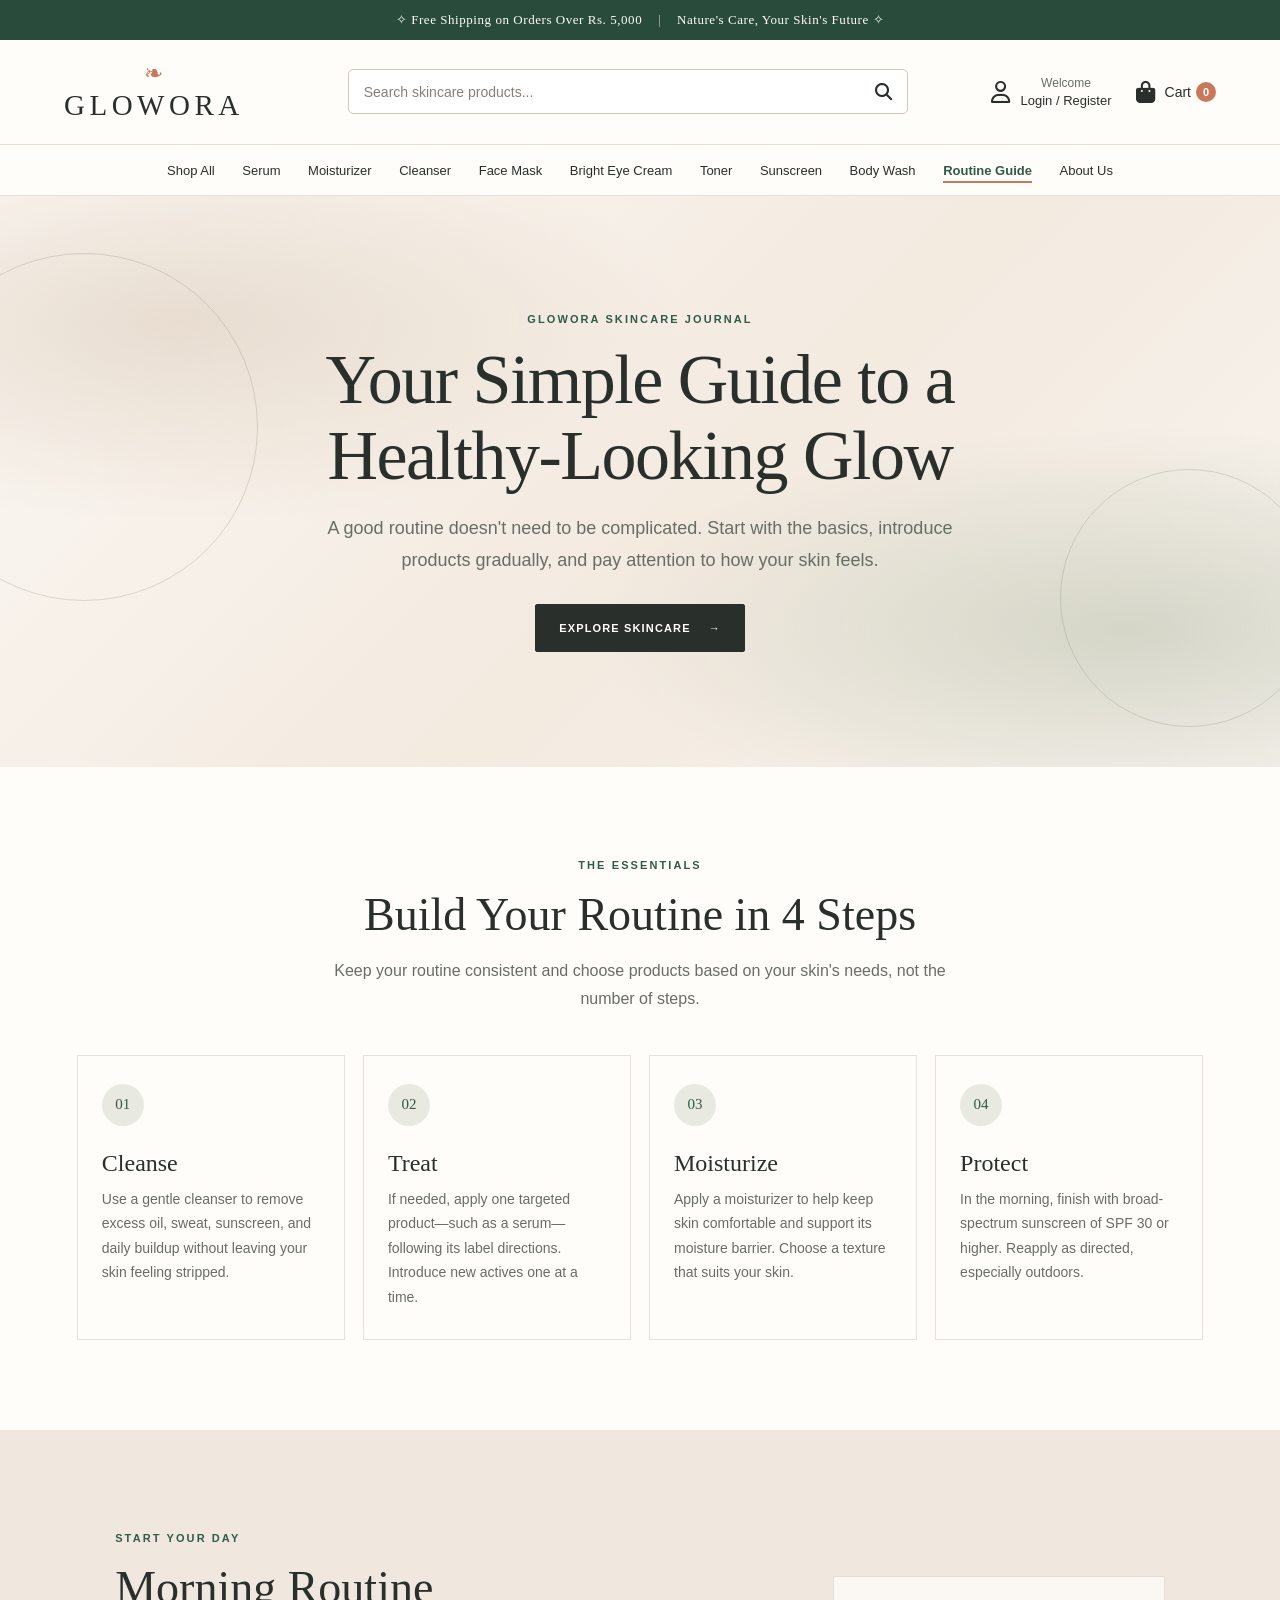
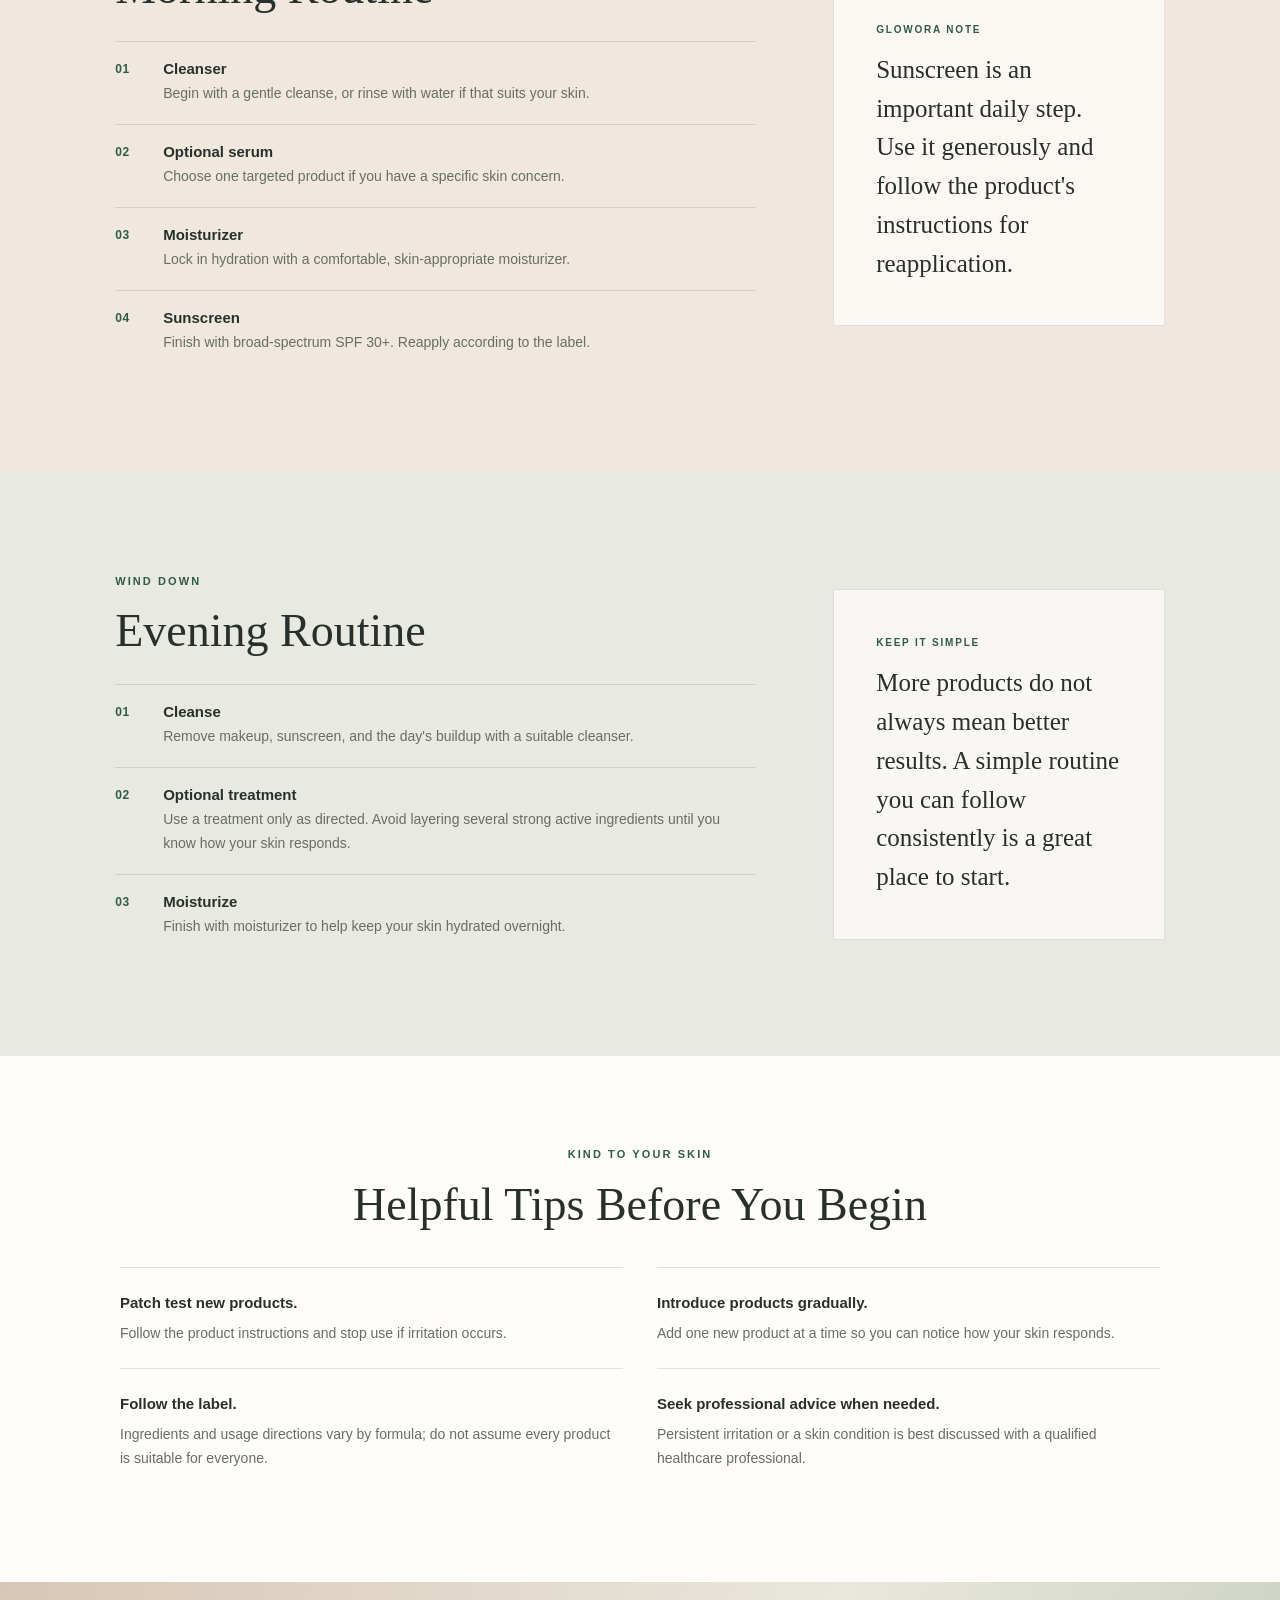
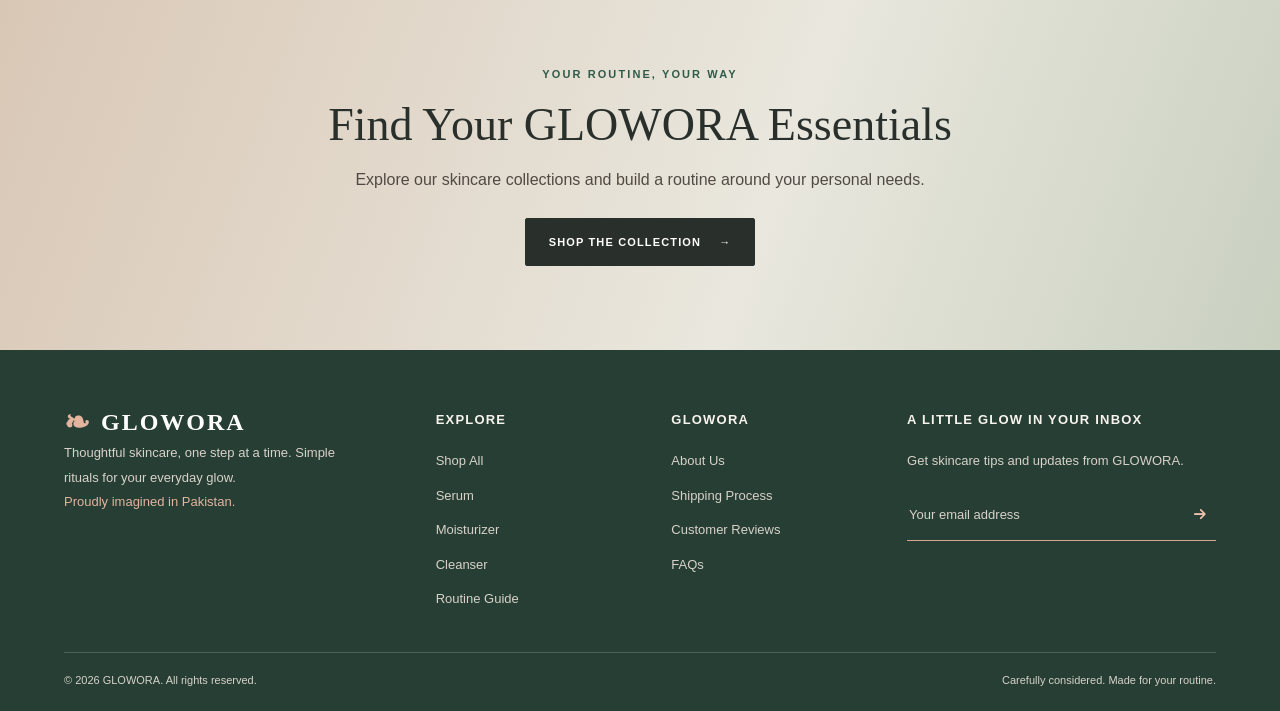
<file: GLOWORA_WEBSITE/routine.html>
<!DOCTYPE html>
<html lang="en">
<head>
  <meta charset="utf-8">
  <meta name="viewport" content="width=device-width, initial-scale=1.0">
  <meta name="description" content="A simple GLOWORA skincare routine guide with morning and evening steps, product tips, and everyday sun protection guidance.">
  <title>Skincare Routine Guide | GLOWORA</title>
  <link rel="stylesheet" href="./style.css">
  <link rel="stylesheet" href="./routine.css">
  <link rel="stylesheet" href="https://cdnjs.cloudflare.com/ajax/libs/font-awesome/6.7.2/css/all.min.css">
  <script src="./script.js" defer></script>
  <script src="./routine.js" defer></script>
</head>
<body class="routine-guide-page">
<header class="site-header" id="home">
<!-- Announcement Bar -->
<div class="announcement">
<p class="announcement-desktop">
            ✧ Free Shipping on Orders Over Rs. 5,000
            <span>|</span>
            Nature's Care, Your Skin's Future ✧
        </p>
<p class="announcement-mobile">
            ✧ Free Shipping on Orders Over Rs. 5,000 ✧
        </p>
</div>
<!-- Main Header -->
<div class="header-main">
<!-- Mobile Hamburger -->
<button aria-controls="mobile-menu" aria-expanded="false" aria-label="Open navigation menu" class="menu-toggle" type="button">
<i aria-hidden="true" class="fa-solid fa-bars"></i>
</button>
<!-- Logo -->
<a aria-label="GLOWORA Home" class="logo" href="./index.html">
<span aria-hidden="true" class="logo-leaf">❧</span>
<span>GLOWORA</span>
</a>
<!-- Desktop Search -->
<form action="./index.html" class="header-search" role="search">
<input aria-label="Search skincare products" name="search" placeholder="Search skincare products..." type="search"/>
<button aria-label="Search" type="submit">
<i aria-hidden="true" class="fa-solid fa-magnifying-glass"></i>
</button>
</form>
<!-- Account and Cart -->
<div class="header-actions">
<!-- Account button -->
<button aria-label="Open account panel" class="account-action" data-open-panel="account" type="button">
<i aria-hidden="true" class="fa-regular fa-user"></i>
<span class="account-text">
<small>Welcome</small>
<strong>Login / Register</strong>
</span>
</button>
<!-- Cart button -->
<button aria-label="Open shopping cart" class="cart-action" data-open-panel="cart" type="button">
<i aria-hidden="true" class="fa-solid fa-bag-shopping"></i>
<span class="cart-text">Cart</span>
<span aria-live="polite" class="cart-count">0</span>
</button>
</div>
</div>
<!-- Desktop Navigation -->
<nav aria-label="Main navigation" class="desktop-nav">
<ul class="nav-links"><li><a href="./index.html">Shop All</a></li><li><a href="./serum.html">Serum</a></li><li><a href="./moisturizer.html">Moisturizer</a></li><li><a href="./cleanser.html">Cleanser</a></li><li><a href="./face-mask.html">Face Mask</a></li><li><a href="./bright-eye-cream.html">Bright Eye Cream</a></li><li><a href="./toner.html">Toner</a></li><li><a href="./sunscreen.html">Sunscreen</a></li><li><a href="./body-wash.html">Body Wash</a></li><li><a href="./routine.html">Routine Guide</a></li><li><a href="./about.html">About Us</a></li></ul>
</nav>
<!-- Overlay -->
<div class="menu-overlay"></div>
<!-- Right-side Off-canvas Menu -->
<aside aria-hidden="true" aria-label="Mobile navigation" class="mobile-menu" id="mobile-menu" inert="">
<div class="mobile-menu-header">
<a class="mobile-menu-logo" href="./index.html">
<span aria-hidden="true">❧</span> GLOWORA
            </a>
<button aria-label="Close navigation menu" class="menu-close" type="button">
                ×
            </button>
</div>
<p class="mobile-menu-caption">
            YOUR SKIN, YOUR NATURAL GLOW
        </p>
<!-- Mobile Search -->
<form action="./index.html" class="mobile-search" role="search">
<input aria-label="Search products" name="search" placeholder="Search products..." type="search"/>
<button aria-label="Search" type="submit">
<i aria-hidden="true" class="fa-solid fa-magnifying-glass"></i>
</button>
</form>
<!-- Mobile Links -->
<ul class="mobile-nav-links"><li><a href="./index.html">Shop All <span>↗</span></a></li><li><a href="./serum.html">Serum <span>↗</span></a></li><li><a href="./moisturizer.html">Moisturizer <span>↗</span></a></li><li><a href="./cleanser.html">Cleanser <span>↗</span></a></li><li><a href="./face-mask.html">Face Mask <span>↗</span></a></li><li><a href="./bright-eye-cream.html">Bright Eye Cream <span>↗</span></a></li><li><a href="./toner.html">Toner <span>↗</span></a></li><li><a href="./sunscreen.html">Sunscreen <span>↗</span></a></li><li><a href="./body-wash.html">Body Wash <span>↗</span></a></li><li><a href="./routine.html">Routine Guide <span>↗</span></a></li><li><a href="./about.html">About Us <span>↗</span></a></li></ul>
<!-- Mobile Account Shortcuts -->
<div class="mobile-menu-actions">
<button data-open-panel="account" type="button">
<i aria-hidden="true" class="fa-regular fa-user"></i>
        Login / Create Account
    </button>
<button data-open-panel="cart" type="button">
<i aria-hidden="true" class="fa-solid fa-bag-shopping"></i>
        My Shopping Bag
        <span aria-live="polite" class="cart-count">0</span>
</button>
</div>
<p class="mobile-menu-footer">
            Thoughtful skincare, one step at a time.
        </p>
</aside>
<!-- Shared overlay for cart and account panels -->
<div class="panel-overlay" data-close-panel=""></div>
<!-- CART DRAWER -->
<aside aria-hidden="true" aria-label="Shopping cart" class="side-panel cart-panel" id="cart-panel" inert="">
<div class="panel-header">
<div>
<p class="panel-eyebrow">YOUR GLOWORA PICKS</p>
<h2>Your Cart <span class="cart-count">0</span></h2>
</div>
<button aria-label="Close cart" class="panel-close" data-close-panel="" type="button">
            ×
        </button>
</div>
<div aria-live="polite" class="cart-content">
<div class="cart-empty">
<i aria-hidden="true" class="fa-solid fa-bag-shopping"></i>
<h3>Your bag is waiting</h3>
<p>You haven't added any products yet.</p>
<button class="panel-primary" data-continue-shopping="" type="button">
                Continue Shopping
            </button>
</div>
<div class="cart-items"></div>
</div>
<div class="cart-footer" hidden="">
<div class="cart-subtotal">
<span>Subtotal</span>
<strong class="cart-total">Rs. 0</strong>
</div>
<p>Shipping charges are calculated at checkout.</p>
<button class="panel-primary checkout-button" type="button">
            Proceed to Checkout
        </button>
</div>
</aside>
<!-- ACCOUNT DRAWER -->
<aside aria-hidden="true" aria-label="Your account" class="side-panel account-panel" id="account-panel" inert="">
<div class="panel-header">
<div>
<p class="panel-eyebrow">WELCOME TO GLOWORA</p>
<h2 class="account-panel-title">My Account</h2>
</div>
<button aria-label="Close account" class="panel-close" data-close-panel="" type="button">
            ×
        </button>
</div>
<!-- Login -->
<form class="account-form" id="login-form">
<p class="account-intro">Sign in to your account.</p>
<label for="login-email">Email Address</label>
<input autocomplete="email" id="login-email" name="email" placeholder="you@example.com" required="" type="email"/>
<label for="login-password">Password</label>
<input autocomplete="current-password" id="login-password" name="password" placeholder="Enter your password" required="" type="password"/>
<button class="text-action" data-account-view="forgot" type="button">
            Forgot Password?
        </button>
<button class="panel-primary" type="submit">
            Login
        </button>
<p class="account-switch">
            Don't have an account?
            <button class="text-action" data-account-view="register" type="button">
                Create Account
            </button>
</p>
<p aria-live="polite" class="account-message"></p>
</form>
<!-- Create Account -->
<form class="account-form" hidden="" id="register-form">
<p class="account-intro">Create your GLOWORA account.</p>
<label for="register-name">Full Name</label>
<input autocomplete="name" id="register-name" name="name" placeholder="Your full name" required="" type="text"/>
<label for="register-email">Email Address</label>
<input autocomplete="email" id="register-email" name="email" placeholder="you@example.com" required="" type="email"/>
<label for="register-password">Create Password</label>
<input autocomplete="new-password" id="register-password" minlength="8" name="password" placeholder="At least 8 characters" required="" type="password"/>
<button class="panel-primary" type="submit">
            Create Account
        </button>
<p class="account-switch">
            Already registered?
            <button class="text-action" data-account-view="login" type="button">
                Login
            </button>
</p>
<p aria-live="polite" class="account-message"></p>
</form>
<!-- Forgot Password -->
<form class="account-form" hidden="" id="forgot-form">
<p class="account-intro">
            Enter your email address to request a password reset.
        </p>
<label for="forgot-email">Email Address</label>
<input autocomplete="email" id="forgot-email" name="email" placeholder="you@example.com" required="" type="email"/>
<button class="panel-primary" type="submit">
            Request Reset Link
        </button>
<p class="account-switch">
            Remember your password?
            <button class="text-action" data-account-view="login" type="button">
                Back to Login
            </button>
</p>
<p aria-live="polite" class="account-message"></p>
</form>
</aside>
</header>
<main class="routine-page">
<section class="routine-hero">
<p class="range-subtitle">GLOWORA SKINCARE JOURNAL</p>
<h1>Your Simple Guide to a Healthy-Looking Glow</h1>
<p>A good routine doesn't need to be complicated. Start with the basics, introduce products gradually, and pay attention to how your skin feels.</p>
<a class="primary-button" href="./index.html#shop">EXPLORE SKINCARE <span>→</span></a>
</section>
<section class="routine-intro">
<p class="range-subtitle">THE ESSENTIALS</p>
<h2>Build Your Routine in 4 Steps</h2>
<p class="routine-lead">Keep your routine consistent and choose products based on your skin's needs, not the number of steps.</p>
<div class="routine-step-grid">
<article class="routine-step"><span>01</span><h3>Cleanse</h3><p>Use a gentle cleanser to remove excess oil, sweat, sunscreen, and daily buildup without leaving your skin feeling stripped.</p></article>
<article class="routine-step"><span>02</span><h3>Treat</h3><p>If needed, apply one targeted product—such as a serum—following its label directions. Introduce new actives one at a time.</p></article>
<article class="routine-step"><span>03</span><h3>Moisturize</h3><p>Apply a moisturizer to help keep skin comfortable and support its moisture barrier. Choose a texture that suits your skin.</p></article>
<article class="routine-step"><span>04</span><h3>Protect</h3><p>In the morning, finish with broad-spectrum sunscreen of SPF 30 or higher. Reapply as directed, especially outdoors.</p></article>
</div>
</section>
<section class="routine-day">
<div class="routine-day-copy">
<p class="range-subtitle">START YOUR DAY</p>
<h2>Morning Routine</h2>
<ol>
<li><strong>Cleanser</strong><span>Begin with a gentle cleanse, or rinse with water if that suits your skin.</span></li>
<li><strong>Optional serum</strong><span>Choose one targeted product if you have a specific skin concern.</span></li>
<li><strong>Moisturizer</strong><span>Lock in hydration with a comfortable, skin-appropriate moisturizer.</span></li>
<li><strong>Sunscreen</strong><span>Finish with broad-spectrum SPF 30+. Reapply according to the label.</span></li>
</ol>
</div>
<aside class="routine-note"><span>GLOWORA NOTE</span><p>Sunscreen is an important daily step. Use it generously and follow the product's instructions for reapplication.</p></aside>
</section>
<section class="routine-day routine-evening">
<div class="routine-day-copy">
<p class="range-subtitle">WIND DOWN</p>
<h2>Evening Routine</h2>
<ol>
<li><strong>Cleanse</strong><span>Remove makeup, sunscreen, and the day's buildup with a suitable cleanser.</span></li>
<li><strong>Optional treatment</strong><span>Use a treatment only as directed. Avoid layering several strong active ingredients until you know how your skin responds.</span></li>
<li><strong>Moisturize</strong><span>Finish with moisturizer to help keep your skin hydrated overnight.</span></li>
</ol>
</div>
<aside class="routine-note"><span>KEEP IT SIMPLE</span><p>More products do not always mean better results. A simple routine you can follow consistently is a great place to start.</p></aside>
</section>
<section class="routine-tips">
<p class="range-subtitle">KIND TO YOUR SKIN</p>
<h2>Helpful Tips Before You Begin</h2>
<div class="routine-tips-grid">
<p><strong>Patch test new products.</strong> Follow the product instructions and stop use if irritation occurs.</p>
<p><strong>Introduce products gradually.</strong> Add one new product at a time so you can notice how your skin responds.</p>
<p><strong>Follow the label.</strong> Ingredients and usage directions vary by formula; do not assume every product is suitable for everyone.</p>
<p><strong>Seek professional advice when needed.</strong> Persistent irritation or a skin condition is best discussed with a qualified healthcare professional.</p>
</div>
</section>
<section class="routine-cta">
<p class="range-subtitle">YOUR ROUTINE, YOUR WAY</p>
<h2>Find Your GLOWORA Essentials</h2>
<p>Explore our skincare collections and build a routine around your personal needs.</p>
<a class="primary-button" href="./index.html#shop">SHOP THE COLLECTION <span>→</span></a>
</section>
</main>

<!-- GLOWORA FOOTER -->
<footer class="site-footer" id="contact">
  <div class="footer-main">
    <div class="footer-brand">
      <a class="footer-logo" href="./index.html"><span aria-hidden="true">❧</span> GLOWORA</a>
      <p>Thoughtful skincare, one step at a time. Simple rituals for your everyday glow.</p>
      <p class="footer-made">Proudly imagined in Pakistan.</p>
    </div>
    <div class="footer-column">
      <h3>Explore</h3>
      <a href="./index.html">Shop All</a>
      <a href="./serum.html">Serum</a>
      <a href="./moisturizer.html">Moisturizer</a>
      <a href="./cleanser.html">Cleanser</a>
      <a href="./routine.html">Routine Guide</a>
    </div>
    <div class="footer-column">
      <h3>GLOWORA</h3>
      <a href="./about.html">About Us</a>
      <a href="./index.html#shipping-process">Shipping Process</a>
      <a href="./index.html#customer-reviews">Customer Reviews</a>
      <a href="./index.html#faqs">FAQs</a>
    </div>
    <div class="footer-newsletter">
      <h3>A little glow in your inbox</h3>
      <p>Get skincare tips and updates from GLOWORA.</p>
      <form class="newsletter-form">
        <label class="visually-hidden" for="footer-email">Email address</label>
        <input id="footer-email" type="email" placeholder="Your email address" required>
        <button type="submit" aria-label="Sign up for updates"><i class="fa-solid fa-arrow-right" aria-hidden="true"></i></button>
      </form>
      <p class="newsletter-message" aria-live="polite"></p>
    </div>
  </div>
  <div class="footer-bottom"><span>© 2026 GLOWORA. All rights reserved.</span><span>Carefully considered. Made for your routine.</span></div>
</footer>
</body>
</html>
</file>
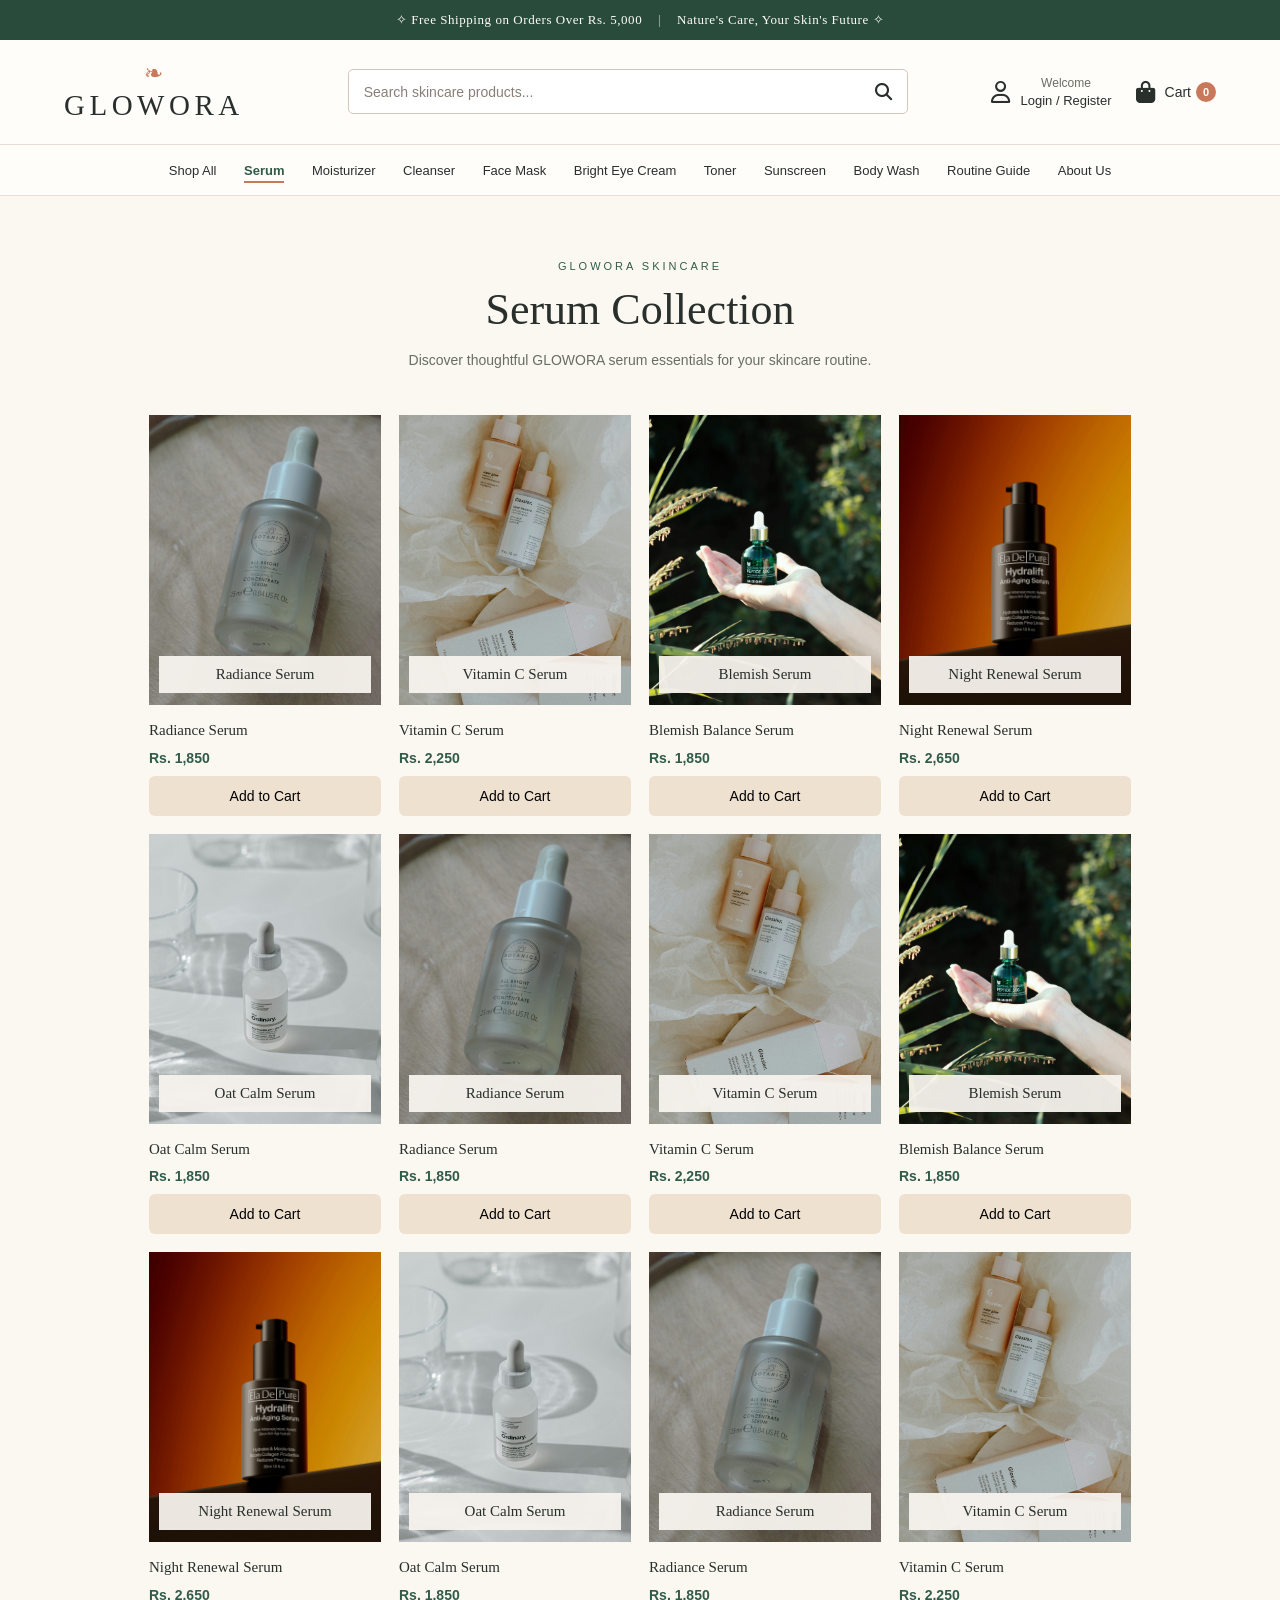
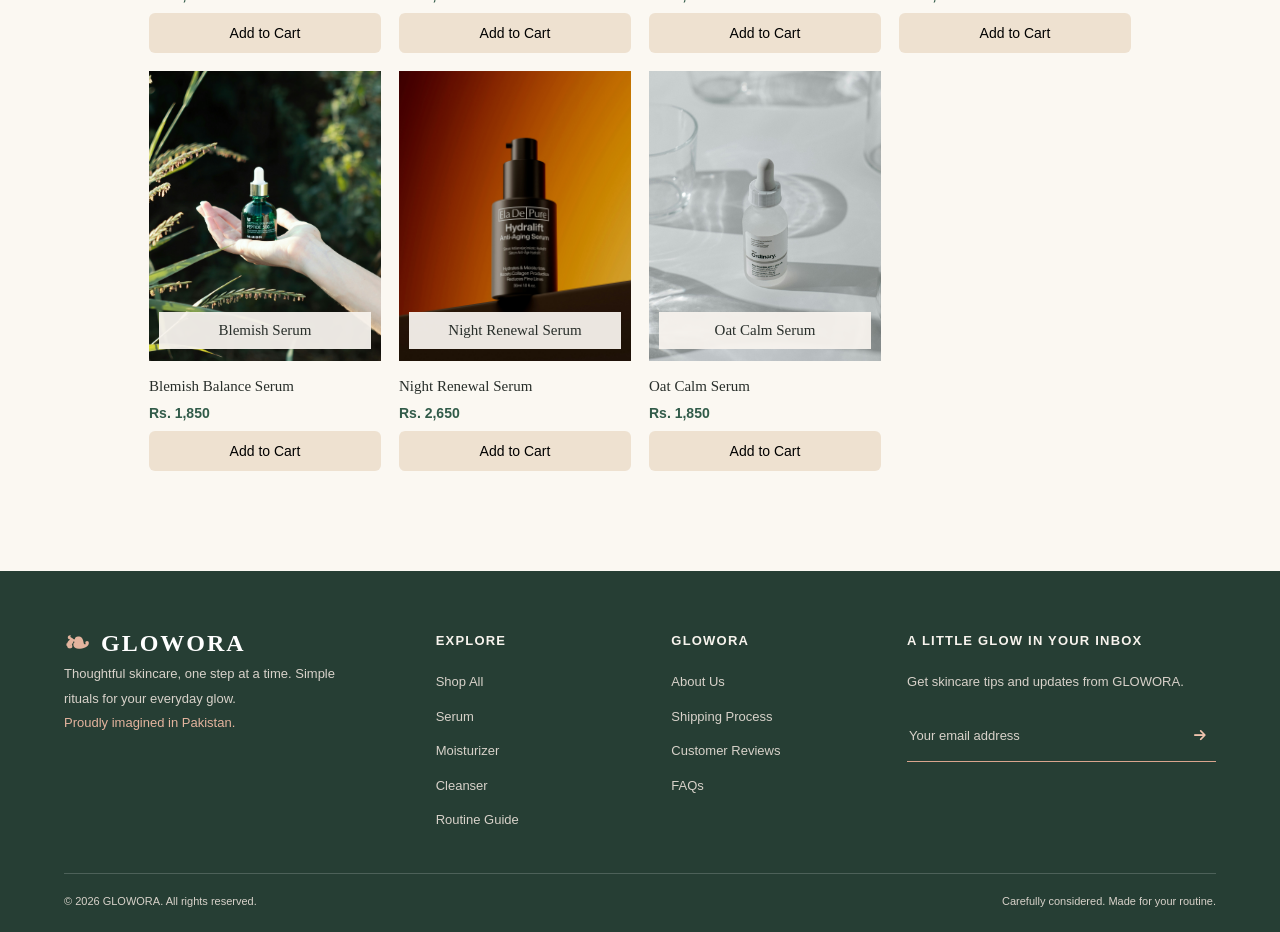
<file: GLOWORA_WEBSITE/serum.html>
<!DOCTYPE html>
<html lang="en">
<head>
<meta charset="utf-8"/>
<meta content="width=device-width, initial-scale=1.0" name="viewport"/>
<title>Serum | GLOWORA Skincare</title>
<link href="./style.css" rel="stylesheet"/>
<script src="./script.js" defer></script>
<link href="https://cdnjs.cloudflare.com/ajax/libs/font-awesome/6.7.2/css/all.min.css" rel="stylesheet"/>
<link href="./product-page.css" rel="stylesheet"/></head>
<body>
<header class="site-header" id="home">
<!-- Announcement Bar -->
<div class="announcement">
<p class="announcement-desktop">
            ✧ Free Shipping on Orders Over Rs. 5,000
            <span>|</span>
            Nature's Care, Your Skin's Future ✧
        </p>
<p class="announcement-mobile">
            ✧ Free Shipping on Orders Over Rs. 5,000 ✧
        </p>
</div>
<!-- Main Header -->
<div class="header-main">
<!-- Mobile Hamburger -->
<button aria-controls="mobile-menu" aria-expanded="false" aria-label="Open navigation menu" class="menu-toggle" type="button">
<i aria-hidden="true" class="fa-solid fa-bars"></i>
</button>
<!-- Logo -->
<a aria-label="GLOWORA Home" class="logo" href="./index.html">
<span aria-hidden="true" class="logo-leaf">❧</span>
<span>GLOWORA</span>
</a>
<!-- Desktop Search -->
<form action="./index.html" class="header-search" role="search">
<input aria-label="Search skincare products" name="search" placeholder="Search skincare products..." type="search"/>
<button aria-label="Search" type="submit">
<i aria-hidden="true" class="fa-solid fa-magnifying-glass"></i>
</button>
</form>
<!-- Account and Cart -->
<div class="header-actions">
<!-- Account button -->
<button aria-label="Open account panel" class="account-action" data-open-panel="account" type="button">
<i aria-hidden="true" class="fa-regular fa-user"></i>
<span class="account-text">
<small>Welcome</small>
<strong>Login / Register</strong>
</span>
</button>
<!-- Cart button -->
<button aria-label="Open shopping cart" class="cart-action" data-open-panel="cart" type="button">
<i aria-hidden="true" class="fa-solid fa-bag-shopping"></i>
<span class="cart-text">Cart</span>
<span aria-live="polite" class="cart-count">0</span>
</button>
</div>
</div>
<!-- Desktop Navigation -->
<nav aria-label="Main navigation" class="desktop-nav">
<ul class="nav-links"><li><a href="./index.html">Shop All</a></li><li><a href="./serum.html">Serum</a></li><li><a href="./moisturizer.html">Moisturizer</a></li><li><a href="./cleanser.html">Cleanser</a></li><li><a href="./face-mask.html">Face Mask</a></li><li><a href="./bright-eye-cream.html">Bright Eye Cream</a></li><li><a href="./toner.html">Toner</a></li><li><a href="./sunscreen.html">Sunscreen</a></li><li><a href="./body-wash.html">Body Wash</a></li><li><a href="./routine.html">Routine Guide</a></li><li><a href="./about.html">About Us</a></li></ul>
</nav>
<!-- Overlay -->
<div class="menu-overlay"></div>
<!-- Right-side Off-canvas Menu -->
<aside aria-hidden="true" aria-label="Mobile navigation" class="mobile-menu" id="mobile-menu" inert="">
<div class="mobile-menu-header">
<a class="mobile-menu-logo" href="./index.html">
<span aria-hidden="true">❧</span> GLOWORA
            </a>
<button aria-label="Close navigation menu" class="menu-close" type="button">
                ×
            </button>
</div>
<p class="mobile-menu-caption">
            YOUR SKIN, YOUR NATURAL GLOW
        </p>
<!-- Mobile Search -->
<form action="./index.html" class="mobile-search" role="search">
<input aria-label="Search products" name="search" placeholder="Search products..." type="search"/>
<button aria-label="Search" type="submit">
<i aria-hidden="true" class="fa-solid fa-magnifying-glass"></i>
</button>
</form>
<!-- Mobile Links -->
<ul class="mobile-nav-links"><li><a href="./index.html">Shop All <span>↗</span></a></li><li><a href="./serum.html">Serum <span>↗</span></a></li><li><a href="./moisturizer.html">Moisturizer <span>↗</span></a></li><li><a href="./cleanser.html">Cleanser <span>↗</span></a></li><li><a href="./face-mask.html">Face Mask <span>↗</span></a></li><li><a href="./bright-eye-cream.html">Bright Eye Cream <span>↗</span></a></li><li><a href="./toner.html">Toner <span>↗</span></a></li><li><a href="./sunscreen.html">Sunscreen <span>↗</span></a></li><li><a href="./body-wash.html">Body Wash <span>↗</span></a></li><li><a href="./routine.html">Routine Guide <span>↗</span></a></li><li><a href="./about.html">About Us <span>↗</span></a></li></ul>
<!-- Mobile Account Shortcuts -->
<div class="mobile-menu-actions">
<button data-open-panel="account" type="button">
<i aria-hidden="true" class="fa-regular fa-user"></i>
        Login / Create Account
    </button>
<button data-open-panel="cart" type="button">
<i aria-hidden="true" class="fa-solid fa-bag-shopping"></i>
        My Shopping Bag
        <span aria-live="polite" class="cart-count">0</span>
</button>
</div>
<p class="mobile-menu-footer">
            Thoughtful skincare, one step at a time.
        </p>
</aside>
<!-- Shared overlay for cart and account panels -->
<div class="panel-overlay" data-close-panel=""></div>
<!-- CART DRAWER -->
<aside aria-hidden="true" aria-label="Shopping cart" class="side-panel cart-panel" id="cart-panel" inert="">
<div class="panel-header">
<div>
<p class="panel-eyebrow">YOUR GLOWORA PICKS</p>
<h2>Your Cart <span class="cart-count">0</span></h2>
</div>
<button aria-label="Close cart" class="panel-close" data-close-panel="" type="button">
            ×
        </button>
</div>
<div aria-live="polite" class="cart-content">
<div class="cart-empty">
<i aria-hidden="true" class="fa-solid fa-bag-shopping"></i>
<h3>Your bag is waiting</h3>
<p>You haven't added any products yet.</p>
<button class="panel-primary" data-continue-shopping="" type="button">
                Continue Shopping
            </button>
</div>
<div class="cart-items"></div>
</div>
<div class="cart-footer" hidden="">
<div class="cart-subtotal">
<span>Subtotal</span>
<strong class="cart-total">Rs. 0</strong>
</div>
<p>Shipping charges are calculated at checkout.</p>
<button class="panel-primary checkout-button" type="button">
            Proceed to Checkout
        </button>
</div>
</aside>
<!-- ACCOUNT DRAWER -->
<aside aria-hidden="true" aria-label="Your account" class="side-panel account-panel" id="account-panel" inert="">
<div class="panel-header">
<div>
<p class="panel-eyebrow">WELCOME TO GLOWORA</p>
<h2 class="account-panel-title">My Account</h2>
</div>
<button aria-label="Close account" class="panel-close" data-close-panel="" type="button">
            ×
        </button>
</div>
<!-- Login -->
<form class="account-form" id="login-form">
<p class="account-intro">Sign in to your account.</p>
<label for="login-email">Email Address</label>
<input autocomplete="email" id="login-email" name="email" placeholder="you@example.com" required="" type="email"/>
<label for="login-password">Password</label>
<input autocomplete="current-password" id="login-password" name="password" placeholder="Enter your password" required="" type="password"/>
<button class="text-action" data-account-view="forgot" type="button">
            Forgot Password?
        </button>
<button class="panel-primary" type="submit">
            Login
        </button>
<p class="account-switch">
            Don't have an account?
            <button class="text-action" data-account-view="register" type="button">
                Create Account
            </button>
</p>
<p aria-live="polite" class="account-message"></p>
</form>
<!-- Create Account -->
<form class="account-form" hidden="" id="register-form">
<p class="account-intro">Create your GLOWORA account.</p>
<label for="register-name">Full Name</label>
<input autocomplete="name" id="register-name" name="name" placeholder="Your full name" required="" type="text"/>
<label for="register-email">Email Address</label>
<input autocomplete="email" id="register-email" name="email" placeholder="you@example.com" required="" type="email"/>
<label for="register-password">Create Password</label>
<input autocomplete="new-password" id="register-password" minlength="8" name="password" placeholder="At least 8 characters" required="" type="password"/>
<button class="panel-primary" type="submit">
            Create Account
        </button>
<p class="account-switch">
            Already registered?
            <button class="text-action" data-account-view="login" type="button">
                Login
            </button>
</p>
<p aria-live="polite" class="account-message"></p>
</form>
<!-- Forgot Password -->
<form class="account-form" hidden="" id="forgot-form">
<p class="account-intro">
            Enter your email address to request a password reset.
        </p>
<label for="forgot-email">Email Address</label>
<input autocomplete="email" id="forgot-email" name="email" placeholder="you@example.com" required="" type="email"/>
<button class="panel-primary" type="submit">
            Request Reset Link
        </button>
<p class="account-switch">
            Remember your password?
            <button class="text-action" data-account-view="login" type="button">
                Back to Login
            </button>
</p>
<p aria-live="polite" class="account-message"></p>
</form>
</aside>
</header>
<main><section class="category-page product-range" id="shop"><div class="range-heading"><p class="range-subtitle">GLOWORA SKINCARE</p><h1>Serum Collection</h1><p class="category-description">Discover thoughtful GLOWORA serum essentials for your skincare routine.</p></div><div class="category-product-grid product-track"><article class="range-card">
<div class="range-image">
<img alt="Radiance serum" loading="lazy" src="./assets/images/skin brightening img/radiance serum.jpg"/>
<span class="image-title">Radiance Serum</span>
<div class="product-hover">
<h3>Radiance Serum</h3>
<p><strong>Key Ingredients</strong></p>
<p>Vitamin C · Hyaluronic Acid</p>
<p>A skincare step for a radiant-looking complexion.</p>
</div>
</div>
<h3>Radiance Serum</h3>
<p class="range-price">Rs. 1,850</p>
<button class="add-to-cart">Add to Cart</button>
</article><article class="range-card">
<div class="range-image">
<img alt="Vitamin C serum" loading="lazy" src="./assets/images/skin brightening img/vitamin C serum.jpg"/>
<span class="image-title">Vitamin C Serum</span>
<div class="product-hover">
<h3>Vitamin C Serum</h3>
<p><strong>Key Ingredients</strong></p>
<p>Vitamin C · Glycerin</p>
<p>A brightening-focused skincare step.</p>
</div>
</div>
<h3>Vitamin C Serum</h3>
<p class="range-price">Rs. 2,250</p>
<button class="add-to-cart">Add to Cart</button>
</article><article class="range-card">
<div class="range-image">
<img alt="Blemish Balance Serum" loading="lazy" src="./assets/images/clear skin img/blemish serum.jpg"/>
<span class="image-title">Blemish Serum</span>
<div class="product-hover">
<h3>Blemish Balance Serum</h3>
<p><strong>Key Ingredients</strong></p>
<p>Niacinamide · Zinc</p>
<p>A lightweight serum for an oil-conscious routine.</p>
</div>
</div>
<h3>Blemish Balance Serum</h3>
<p class="range-price">Rs. 1,850</p>
<button class="add-to-cart" type="button">Add to Cart</button>
</article><article class="range-card">
<div class="range-image">
<img alt="Night Renewal Serum" loading="lazy" src="./assets/images/anti aging img/night renewal serum.jpg"/>
<span class="image-title">Night Renewal Serum</span>
<div class="product-hover">
<h3>Night Renewal Serum</h3>
<p><strong>Key Ingredients</strong></p>
<p>Retinol · Squalane</p>
<p>A night-care formula for a smoother-looking complexion.</p>
</div>
</div>
<h3>Night Renewal Serum</h3>
<p class="range-price">Rs. 2,650</p>
<button class="add-to-cart" type="button">Add to Cart</button>
</article><article class="range-card">
<div class="range-image">
<img alt="Oat Calm Serum" loading="lazy" src="./assets/images/sensitive img/oat calm serum.jpg"/>
<span class="image-title">Oat Calm Serum</span>
<div class="product-hover">
<h3>Oat Calm Serum</h3>
<p><strong>Key Ingredients</strong></p>
<p>Oat Extract · Panthenol</p>
<p>A lightweight addition to a gentle routine.</p>
</div>
</div>
<h3>Oat Calm Serum</h3>
<p class="range-price">Rs. 1,850</p>
<button class="add-to-cart" type="button">Add to Cart</button>
</article></div></section></main>
<!-- GLOWORA FOOTER -->
<footer class="site-footer" id="contact">
  <div class="footer-main">
    <div class="footer-brand">
      <a class="footer-logo" href="./index.html"><span aria-hidden="true">❧</span> GLOWORA</a>
      <p>Thoughtful skincare, one step at a time. Simple rituals for your everyday glow.</p>
      <p class="footer-made">Proudly imagined in Pakistan.</p>
    </div>
    <div class="footer-column">
      <h3>Explore</h3>
      <a href="./index.html">Shop All</a>
      <a href="./serum.html">Serum</a>
      <a href="./moisturizer.html">Moisturizer</a>
      <a href="./cleanser.html">Cleanser</a>
      <a href="./routine.html">Routine Guide</a>
    </div>
    <div class="footer-column">
      <h3>GLOWORA</h3>
      <a href="./about.html">About Us</a>
      <a href="./index.html#shipping-process">Shipping Process</a>
      <a href="./index.html#customer-reviews">Customer Reviews</a>
      <a href="./index.html#faqs">FAQs</a>
    </div>
    <div class="footer-newsletter">
      <h3>A little glow in your inbox</h3>
      <p>Get skincare tips and updates from GLOWORA.</p>
      <form class="newsletter-form">
        <label class="visually-hidden" for="footer-email">Email address</label>
        <input id="footer-email" type="email" placeholder="Your email address" required>
        <button type="submit" aria-label="Sign up for updates"><i class="fa-solid fa-arrow-right" aria-hidden="true"></i></button>
      </form>
      <p class="newsletter-message" aria-live="polite"></p>
    </div>
  </div>
  <div class="footer-bottom"><span>© 2026 GLOWORA. All rights reserved.</span><span>Carefully considered. Made for your routine.</span></div>
</footer>
<script>document.addEventListener("DOMContentLoaded",function(){document.querySelectorAll(".nav-links a,.mobile-nav-links a").forEach(function(a){var u=new URL(a.href,location.href);var here=location.pathname.replace(/\/$/,"");var there=u.pathname.replace(/\/$/,"");var active=here===there&&!u.hash;a.classList.toggle("active",active);if(active)a.setAttribute("aria-current","page");else a.removeAttribute("aria-current");});});</script></body>
</html>
</file>
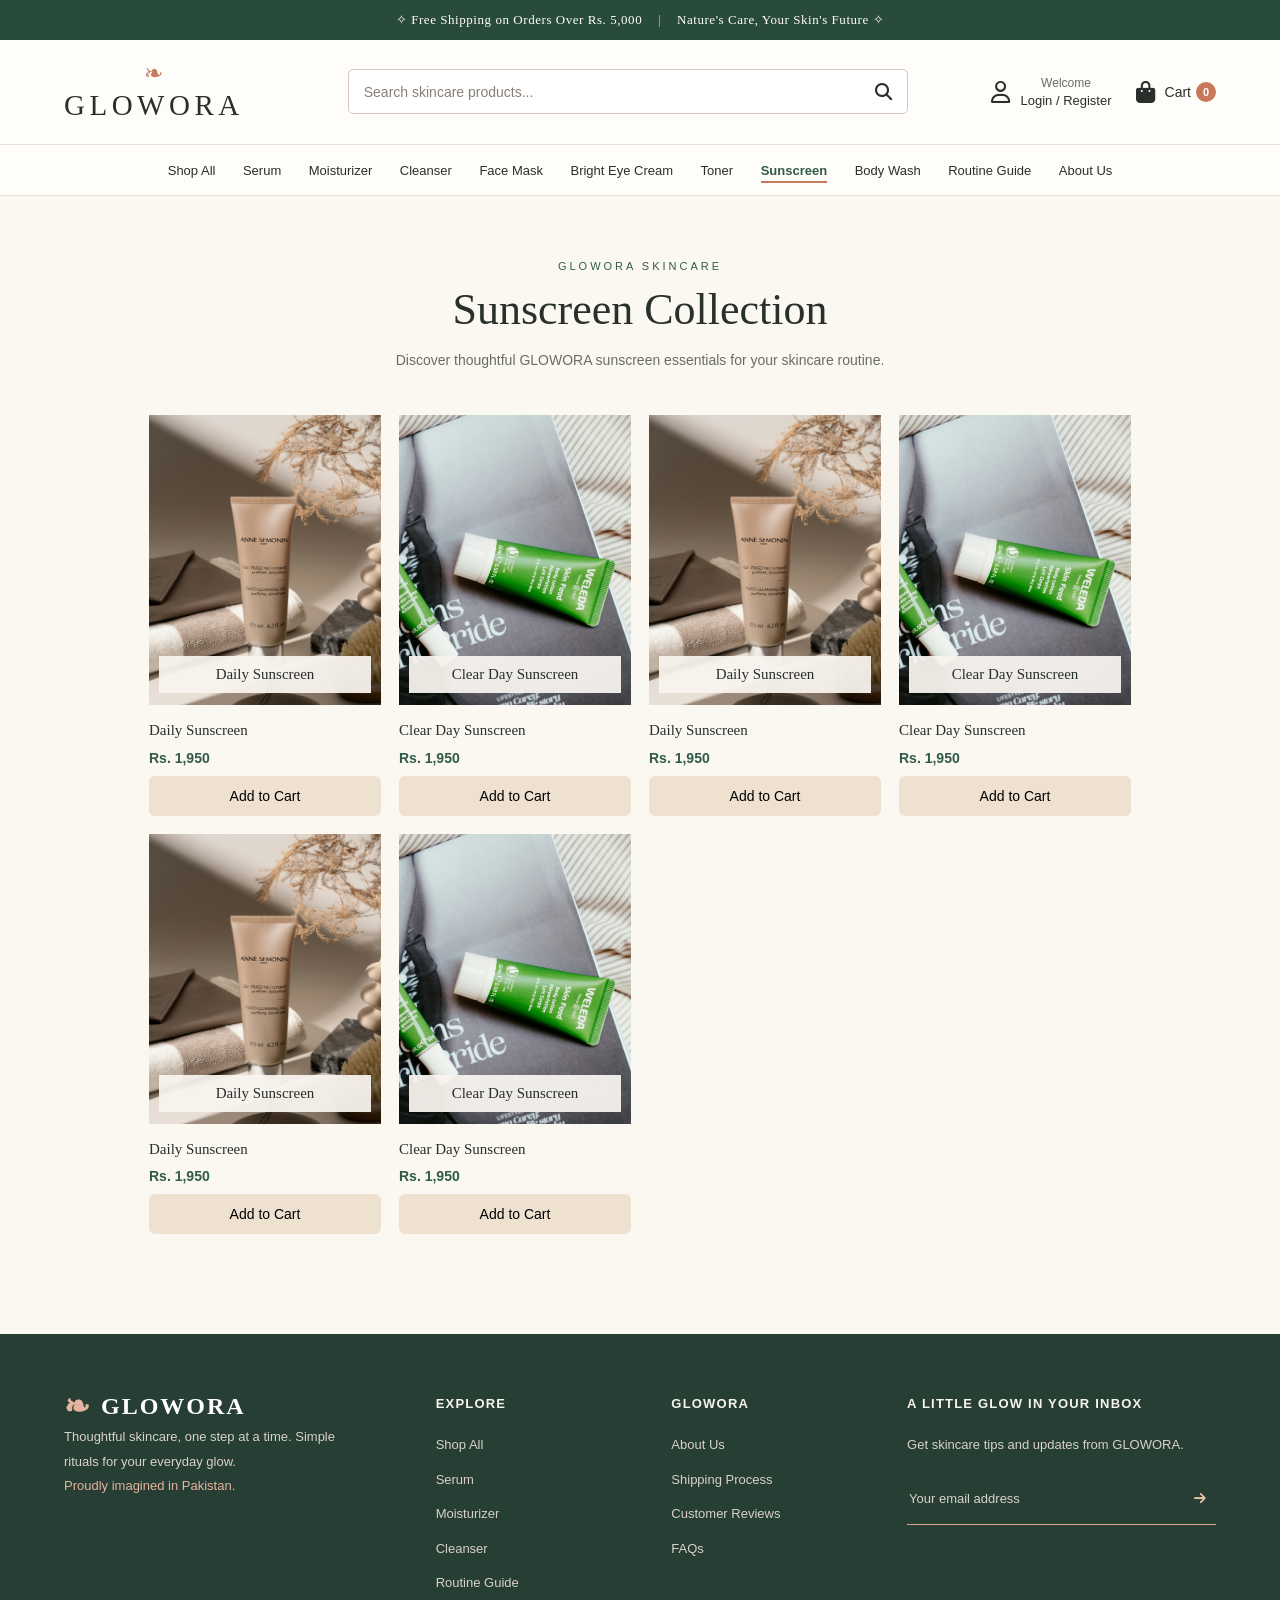
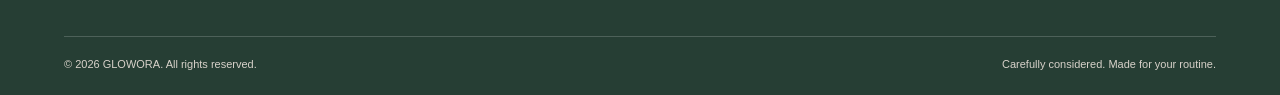
<file: GLOWORA_WEBSITE/sunscreen.html>
<!DOCTYPE html>
<html lang="en">
<head>
<meta charset="utf-8"/>
<meta content="width=device-width, initial-scale=1.0" name="viewport"/>
<title>Sunscreen | GLOWORA Skincare</title>
<link href="./style.css" rel="stylesheet"/>
<script src="./script.js" defer></script>
<link href="https://cdnjs.cloudflare.com/ajax/libs/font-awesome/6.7.2/css/all.min.css" rel="stylesheet"/>
<link href="./product-page.css" rel="stylesheet"/></head>
<body>
<header class="site-header" id="home">
<!-- Announcement Bar -->
<div class="announcement">
<p class="announcement-desktop">
            ✧ Free Shipping on Orders Over Rs. 5,000
            <span>|</span>
            Nature's Care, Your Skin's Future ✧
        </p>
<p class="announcement-mobile">
            ✧ Free Shipping on Orders Over Rs. 5,000 ✧
        </p>
</div>
<!-- Main Header -->
<div class="header-main">
<!-- Mobile Hamburger -->
<button aria-controls="mobile-menu" aria-expanded="false" aria-label="Open navigation menu" class="menu-toggle" type="button">
<i aria-hidden="true" class="fa-solid fa-bars"></i>
</button>
<!-- Logo -->
<a aria-label="GLOWORA Home" class="logo" href="./index.html">
<span aria-hidden="true" class="logo-leaf">❧</span>
<span>GLOWORA</span>
</a>
<!-- Desktop Search -->
<form action="./index.html" class="header-search" role="search">
<input aria-label="Search skincare products" name="search" placeholder="Search skincare products..." type="search"/>
<button aria-label="Search" type="submit">
<i aria-hidden="true" class="fa-solid fa-magnifying-glass"></i>
</button>
</form>
<!-- Account and Cart -->
<div class="header-actions">
<!-- Account button -->
<button aria-label="Open account panel" class="account-action" data-open-panel="account" type="button">
<i aria-hidden="true" class="fa-regular fa-user"></i>
<span class="account-text">
<small>Welcome</small>
<strong>Login / Register</strong>
</span>
</button>
<!-- Cart button -->
<button aria-label="Open shopping cart" class="cart-action" data-open-panel="cart" type="button">
<i aria-hidden="true" class="fa-solid fa-bag-shopping"></i>
<span class="cart-text">Cart</span>
<span aria-live="polite" class="cart-count">0</span>
</button>
</div>
</div>
<!-- Desktop Navigation -->
<nav aria-label="Main navigation" class="desktop-nav">
<ul class="nav-links"><li><a href="./index.html">Shop All</a></li><li><a href="./serum.html">Serum</a></li><li><a href="./moisturizer.html">Moisturizer</a></li><li><a href="./cleanser.html">Cleanser</a></li><li><a href="./face-mask.html">Face Mask</a></li><li><a href="./bright-eye-cream.html">Bright Eye Cream</a></li><li><a href="./toner.html">Toner</a></li><li><a href="./sunscreen.html">Sunscreen</a></li><li><a href="./body-wash.html">Body Wash</a></li><li><a href="./routine.html">Routine Guide</a></li><li><a href="./about.html">About Us</a></li></ul>
</nav>
<!-- Overlay -->
<div class="menu-overlay"></div>
<!-- Right-side Off-canvas Menu -->
<aside aria-hidden="true" aria-label="Mobile navigation" class="mobile-menu" id="mobile-menu" inert="">
<div class="mobile-menu-header">
<a class="mobile-menu-logo" href="./index.html">
<span aria-hidden="true">❧</span> GLOWORA
            </a>
<button aria-label="Close navigation menu" class="menu-close" type="button">
                ×
            </button>
</div>
<p class="mobile-menu-caption">
            YOUR SKIN, YOUR NATURAL GLOW
        </p>
<!-- Mobile Search -->
<form action="./index.html" class="mobile-search" role="search">
<input aria-label="Search products" name="search" placeholder="Search products..." type="search"/>
<button aria-label="Search" type="submit">
<i aria-hidden="true" class="fa-solid fa-magnifying-glass"></i>
</button>
</form>
<!-- Mobile Links -->
<ul class="mobile-nav-links"><li><a href="./index.html">Shop All <span>↗</span></a></li><li><a href="./serum.html">Serum <span>↗</span></a></li><li><a href="./moisturizer.html">Moisturizer <span>↗</span></a></li><li><a href="./cleanser.html">Cleanser <span>↗</span></a></li><li><a href="./face-mask.html">Face Mask <span>↗</span></a></li><li><a href="./bright-eye-cream.html">Bright Eye Cream <span>↗</span></a></li><li><a href="./toner.html">Toner <span>↗</span></a></li><li><a href="./sunscreen.html">Sunscreen <span>↗</span></a></li><li><a href="./body-wash.html">Body Wash <span>↗</span></a></li><li><a href="./routine.html">Routine Guide <span>↗</span></a></li><li><a href="./about.html">About Us <span>↗</span></a></li></ul>
<!-- Mobile Account Shortcuts -->
<div class="mobile-menu-actions">
<button data-open-panel="account" type="button">
<i aria-hidden="true" class="fa-regular fa-user"></i>
        Login / Create Account
    </button>
<button data-open-panel="cart" type="button">
<i aria-hidden="true" class="fa-solid fa-bag-shopping"></i>
        My Shopping Bag
        <span aria-live="polite" class="cart-count">0</span>
</button>
</div>
<p class="mobile-menu-footer">
            Thoughtful skincare, one step at a time.
        </p>
</aside>
<!-- Shared overlay for cart and account panels -->
<div class="panel-overlay" data-close-panel=""></div>
<!-- CART DRAWER -->
<aside aria-hidden="true" aria-label="Shopping cart" class="side-panel cart-panel" id="cart-panel" inert="">
<div class="panel-header">
<div>
<p class="panel-eyebrow">YOUR GLOWORA PICKS</p>
<h2>Your Cart <span class="cart-count">0</span></h2>
</div>
<button aria-label="Close cart" class="panel-close" data-close-panel="" type="button">
            ×
        </button>
</div>
<div aria-live="polite" class="cart-content">
<div class="cart-empty">
<i aria-hidden="true" class="fa-solid fa-bag-shopping"></i>
<h3>Your bag is waiting</h3>
<p>You haven't added any products yet.</p>
<button class="panel-primary" data-continue-shopping="" type="button">
                Continue Shopping
            </button>
</div>
<div class="cart-items"></div>
</div>
<div class="cart-footer" hidden="">
<div class="cart-subtotal">
<span>Subtotal</span>
<strong class="cart-total">Rs. 0</strong>
</div>
<p>Shipping charges are calculated at checkout.</p>
<button class="panel-primary checkout-button" type="button">
            Proceed to Checkout
        </button>
</div>
</aside>
<!-- ACCOUNT DRAWER -->
<aside aria-hidden="true" aria-label="Your account" class="side-panel account-panel" id="account-panel" inert="">
<div class="panel-header">
<div>
<p class="panel-eyebrow">WELCOME TO GLOWORA</p>
<h2 class="account-panel-title">My Account</h2>
</div>
<button aria-label="Close account" class="panel-close" data-close-panel="" type="button">
            ×
        </button>
</div>
<!-- Login -->
<form class="account-form" id="login-form">
<p class="account-intro">Sign in to your account.</p>
<label for="login-email">Email Address</label>
<input autocomplete="email" id="login-email" name="email" placeholder="you@example.com" required="" type="email"/>
<label for="login-password">Password</label>
<input autocomplete="current-password" id="login-password" name="password" placeholder="Enter your password" required="" type="password"/>
<button class="text-action" data-account-view="forgot" type="button">
            Forgot Password?
        </button>
<button class="panel-primary" type="submit">
            Login
        </button>
<p class="account-switch">
            Don't have an account?
            <button class="text-action" data-account-view="register" type="button">
                Create Account
            </button>
</p>
<p aria-live="polite" class="account-message"></p>
</form>
<!-- Create Account -->
<form class="account-form" hidden="" id="register-form">
<p class="account-intro">Create your GLOWORA account.</p>
<label for="register-name">Full Name</label>
<input autocomplete="name" id="register-name" name="name" placeholder="Your full name" required="" type="text"/>
<label for="register-email">Email Address</label>
<input autocomplete="email" id="register-email" name="email" placeholder="you@example.com" required="" type="email"/>
<label for="register-password">Create Password</label>
<input autocomplete="new-password" id="register-password" minlength="8" name="password" placeholder="At least 8 characters" required="" type="password"/>
<button class="panel-primary" type="submit">
            Create Account
        </button>
<p class="account-switch">
            Already registered?
            <button class="text-action" data-account-view="login" type="button">
                Login
            </button>
</p>
<p aria-live="polite" class="account-message"></p>
</form>
<!-- Forgot Password -->
<form class="account-form" hidden="" id="forgot-form">
<p class="account-intro">
            Enter your email address to request a password reset.
        </p>
<label for="forgot-email">Email Address</label>
<input autocomplete="email" id="forgot-email" name="email" placeholder="you@example.com" required="" type="email"/>
<button class="panel-primary" type="submit">
            Request Reset Link
        </button>
<p class="account-switch">
            Remember your password?
            <button class="text-action" data-account-view="login" type="button">
                Back to Login
            </button>
</p>
<p aria-live="polite" class="account-message"></p>
</form>
</aside>
</header>
<main><section class="category-page product-range" id="shop"><div class="range-heading"><p class="range-subtitle">GLOWORA SKINCARE</p><h1>Sunscreen Collection</h1><p class="category-description">Discover thoughtful GLOWORA sunscreen essentials for your skincare routine.</p></div><div class="category-product-grid product-track"><article class="range-card">
<div class="range-image">
<img alt="Daily sunscreen" loading="lazy" src="./assets/images/skin brightening img/daily sun screen.jpg"/>
<span class="image-title">Daily Sunscreen</span>
<div class="product-hover">
<h3>Daily Sunscreen</h3>
<p><strong>Key Ingredients</strong></p>
<p>Broad-spectrum UV filters</p>
<p>Use for daily sun protection according to the product label.</p>
</div>
</div>
<h3>Daily Sunscreen</h3>
<p class="range-price">Rs. 1,950</p>
<button class="add-to-cart">Add to Cart</button>
</article><article class="range-card">
<div class="range-image">
<img alt="Clear Day Sunscreen" loading="lazy" src="./assets/images/clear skin img/clear day sunscreen.jpg"/>
<span class="image-title">Clear Day Sunscreen</span>
<div class="product-hover">
<h3>Clear Day Sunscreen</h3>
<p><strong>Key Features</strong></p>
<p>Broad-spectrum UV protection</p>
<p>A daily sun-care step. Follow the product label.</p>
</div>
</div>
<h3>Clear Day Sunscreen</h3>
<p class="range-price">Rs. 1,950</p>
<button class="add-to-cart" type="button">Add to Cart</button>
</article></div></section></main>
<!-- GLOWORA FOOTER -->
<footer class="site-footer" id="contact">
  <div class="footer-main">
    <div class="footer-brand">
      <a class="footer-logo" href="./index.html"><span aria-hidden="true">❧</span> GLOWORA</a>
      <p>Thoughtful skincare, one step at a time. Simple rituals for your everyday glow.</p>
      <p class="footer-made">Proudly imagined in Pakistan.</p>
    </div>
    <div class="footer-column">
      <h3>Explore</h3>
      <a href="./index.html">Shop All</a>
      <a href="./serum.html">Serum</a>
      <a href="./moisturizer.html">Moisturizer</a>
      <a href="./cleanser.html">Cleanser</a>
      <a href="./routine.html">Routine Guide</a>
    </div>
    <div class="footer-column">
      <h3>GLOWORA</h3>
      <a href="./about.html">About Us</a>
      <a href="./index.html#shipping-process">Shipping Process</a>
      <a href="./index.html#customer-reviews">Customer Reviews</a>
      <a href="./index.html#faqs">FAQs</a>
    </div>
    <div class="footer-newsletter">
      <h3>A little glow in your inbox</h3>
      <p>Get skincare tips and updates from GLOWORA.</p>
      <form class="newsletter-form">
        <label class="visually-hidden" for="footer-email">Email address</label>
        <input id="footer-email" type="email" placeholder="Your email address" required>
        <button type="submit" aria-label="Sign up for updates"><i class="fa-solid fa-arrow-right" aria-hidden="true"></i></button>
      </form>
      <p class="newsletter-message" aria-live="polite"></p>
    </div>
  </div>
  <div class="footer-bottom"><span>© 2026 GLOWORA. All rights reserved.</span><span>Carefully considered. Made for your routine.</span></div>
</footer>
<script>document.addEventListener("DOMContentLoaded",function(){document.querySelectorAll(".nav-links a,.mobile-nav-links a").forEach(function(a){var u=new URL(a.href,location.href);var here=location.pathname.replace(/\/$/,"");var there=u.pathname.replace(/\/$/,"");var active=here===there&&!u.hash;a.classList.toggle("active",active);if(active)a.setAttribute("aria-current","page");else a.removeAttribute("aria-current");});});</script></body>
</html>
</file>
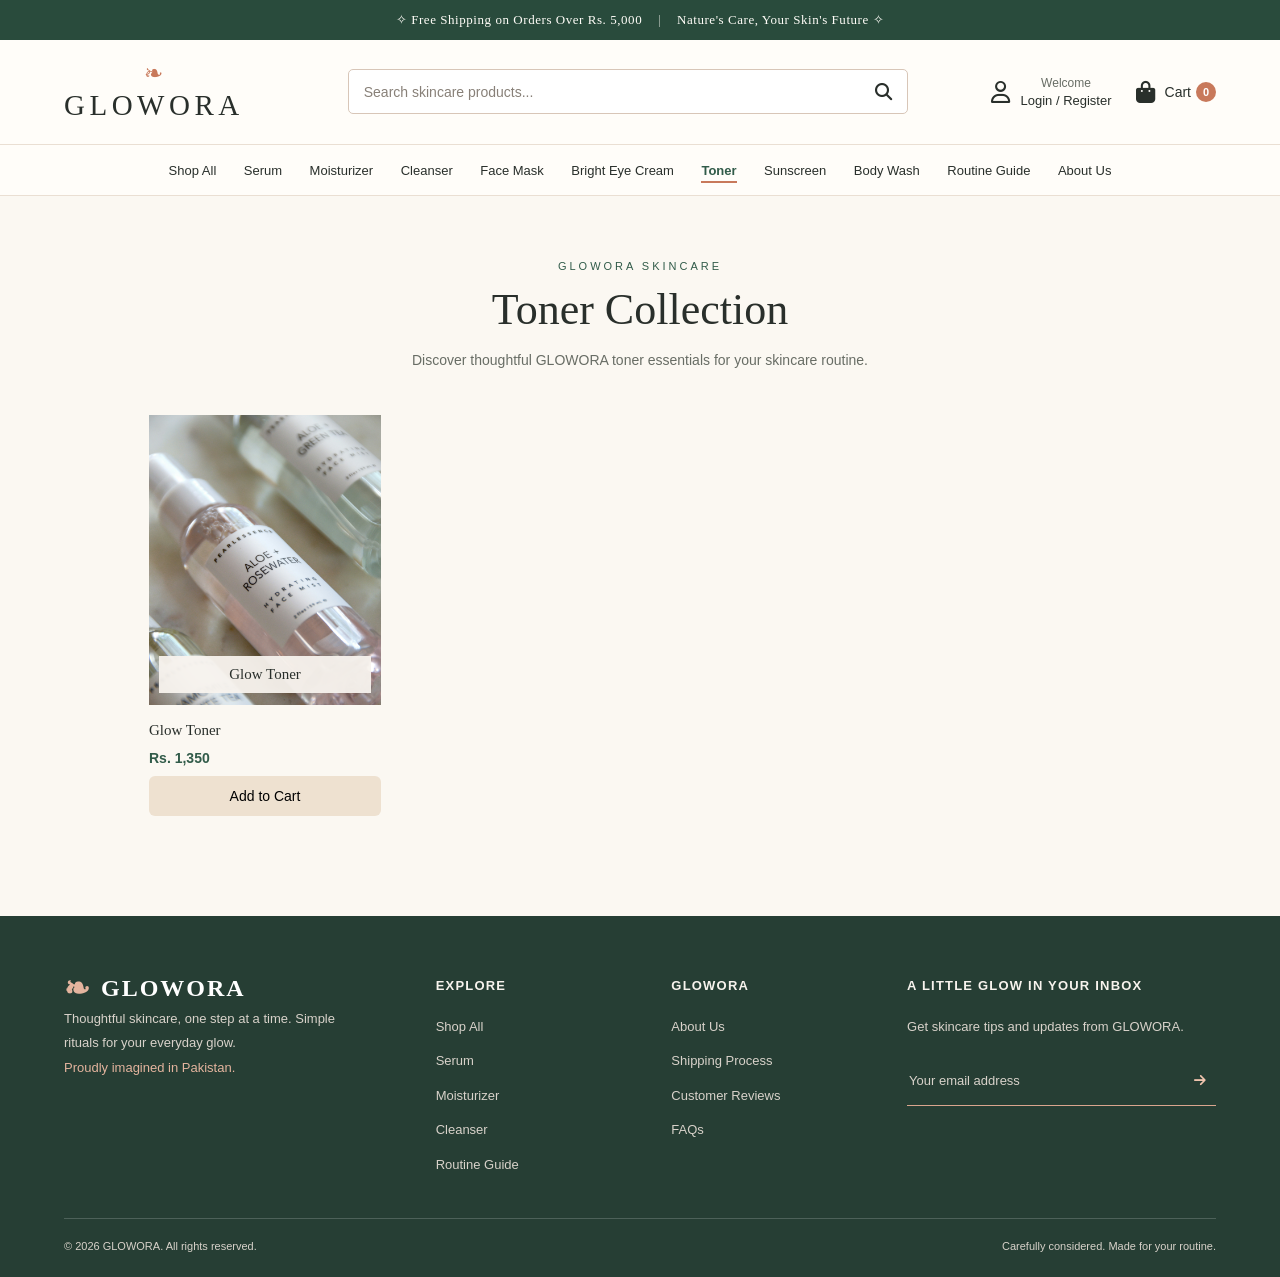
<file: GLOWORA_WEBSITE/toner.html>
<!DOCTYPE html>
<html lang="en">
<head>
<meta charset="utf-8"/>
<meta content="width=device-width, initial-scale=1.0" name="viewport"/>
<title>Toner | GLOWORA Skincare</title>
<link href="./style.css" rel="stylesheet"/>
<script src="./script.js" defer></script>
<link href="https://cdnjs.cloudflare.com/ajax/libs/font-awesome/6.7.2/css/all.min.css" rel="stylesheet"/>
<link href="./product-page.css" rel="stylesheet"/></head>
<body>
<header class="site-header" id="home">
<!-- Announcement Bar -->
<div class="announcement">
<p class="announcement-desktop">
            ✧ Free Shipping on Orders Over Rs. 5,000
            <span>|</span>
            Nature's Care, Your Skin's Future ✧
        </p>
<p class="announcement-mobile">
            ✧ Free Shipping on Orders Over Rs. 5,000 ✧
        </p>
</div>
<!-- Main Header -->
<div class="header-main">
<!-- Mobile Hamburger -->
<button aria-controls="mobile-menu" aria-expanded="false" aria-label="Open navigation menu" class="menu-toggle" type="button">
<i aria-hidden="true" class="fa-solid fa-bars"></i>
</button>
<!-- Logo -->
<a aria-label="GLOWORA Home" class="logo" href="./index.html">
<span aria-hidden="true" class="logo-leaf">❧</span>
<span>GLOWORA</span>
</a>
<!-- Desktop Search -->
<form action="./index.html" class="header-search" role="search">
<input aria-label="Search skincare products" name="search" placeholder="Search skincare products..." type="search"/>
<button aria-label="Search" type="submit">
<i aria-hidden="true" class="fa-solid fa-magnifying-glass"></i>
</button>
</form>
<!-- Account and Cart -->
<div class="header-actions">
<!-- Account button -->
<button aria-label="Open account panel" class="account-action" data-open-panel="account" type="button">
<i aria-hidden="true" class="fa-regular fa-user"></i>
<span class="account-text">
<small>Welcome</small>
<strong>Login / Register</strong>
</span>
</button>
<!-- Cart button -->
<button aria-label="Open shopping cart" class="cart-action" data-open-panel="cart" type="button">
<i aria-hidden="true" class="fa-solid fa-bag-shopping"></i>
<span class="cart-text">Cart</span>
<span aria-live="polite" class="cart-count">0</span>
</button>
</div>
</div>
<!-- Desktop Navigation -->
<nav aria-label="Main navigation" class="desktop-nav">
<ul class="nav-links"><li><a href="./index.html">Shop All</a></li><li><a href="./serum.html">Serum</a></li><li><a href="./moisturizer.html">Moisturizer</a></li><li><a href="./cleanser.html">Cleanser</a></li><li><a href="./face-mask.html">Face Mask</a></li><li><a href="./bright-eye-cream.html">Bright Eye Cream</a></li><li><a href="./toner.html">Toner</a></li><li><a href="./sunscreen.html">Sunscreen</a></li><li><a href="./body-wash.html">Body Wash</a></li><li><a href="./routine.html">Routine Guide</a></li><li><a href="./about.html">About Us</a></li></ul>
</nav>
<!-- Overlay -->
<div class="menu-overlay"></div>
<!-- Right-side Off-canvas Menu -->
<aside aria-hidden="true" aria-label="Mobile navigation" class="mobile-menu" id="mobile-menu" inert="">
<div class="mobile-menu-header">
<a class="mobile-menu-logo" href="./index.html">
<span aria-hidden="true">❧</span> GLOWORA
            </a>
<button aria-label="Close navigation menu" class="menu-close" type="button">
                ×
            </button>
</div>
<p class="mobile-menu-caption">
            YOUR SKIN, YOUR NATURAL GLOW
        </p>
<!-- Mobile Search -->
<form action="./index.html" class="mobile-search" role="search">
<input aria-label="Search products" name="search" placeholder="Search products..." type="search"/>
<button aria-label="Search" type="submit">
<i aria-hidden="true" class="fa-solid fa-magnifying-glass"></i>
</button>
</form>
<!-- Mobile Links -->
<ul class="mobile-nav-links"><li><a href="./index.html">Shop All <span>↗</span></a></li><li><a href="./serum.html">Serum <span>↗</span></a></li><li><a href="./moisturizer.html">Moisturizer <span>↗</span></a></li><li><a href="./cleanser.html">Cleanser <span>↗</span></a></li><li><a href="./face-mask.html">Face Mask <span>↗</span></a></li><li><a href="./bright-eye-cream.html">Bright Eye Cream <span>↗</span></a></li><li><a href="./toner.html">Toner <span>↗</span></a></li><li><a href="./sunscreen.html">Sunscreen <span>↗</span></a></li><li><a href="./body-wash.html">Body Wash <span>↗</span></a></li><li><a href="./routine.html">Routine Guide <span>↗</span></a></li><li><a href="./about.html">About Us <span>↗</span></a></li></ul>
<!-- Mobile Account Shortcuts -->
<div class="mobile-menu-actions">
<button data-open-panel="account" type="button">
<i aria-hidden="true" class="fa-regular fa-user"></i>
        Login / Create Account
    </button>
<button data-open-panel="cart" type="button">
<i aria-hidden="true" class="fa-solid fa-bag-shopping"></i>
        My Shopping Bag
        <span aria-live="polite" class="cart-count">0</span>
</button>
</div>
<p class="mobile-menu-footer">
            Thoughtful skincare, one step at a time.
        </p>
</aside>
<!-- Shared overlay for cart and account panels -->
<div class="panel-overlay" data-close-panel=""></div>
<!-- CART DRAWER -->
<aside aria-hidden="true" aria-label="Shopping cart" class="side-panel cart-panel" id="cart-panel" inert="">
<div class="panel-header">
<div>
<p class="panel-eyebrow">YOUR GLOWORA PICKS</p>
<h2>Your Cart <span class="cart-count">0</span></h2>
</div>
<button aria-label="Close cart" class="panel-close" data-close-panel="" type="button">
            ×
        </button>
</div>
<div aria-live="polite" class="cart-content">
<div class="cart-empty">
<i aria-hidden="true" class="fa-solid fa-bag-shopping"></i>
<h3>Your bag is waiting</h3>
<p>You haven't added any products yet.</p>
<button class="panel-primary" data-continue-shopping="" type="button">
                Continue Shopping
            </button>
</div>
<div class="cart-items"></div>
</div>
<div class="cart-footer" hidden="">
<div class="cart-subtotal">
<span>Subtotal</span>
<strong class="cart-total">Rs. 0</strong>
</div>
<p>Shipping charges are calculated at checkout.</p>
<button class="panel-primary checkout-button" type="button">
            Proceed to Checkout
        </button>
</div>
</aside>
<!-- ACCOUNT DRAWER -->
<aside aria-hidden="true" aria-label="Your account" class="side-panel account-panel" id="account-panel" inert="">
<div class="panel-header">
<div>
<p class="panel-eyebrow">WELCOME TO GLOWORA</p>
<h2 class="account-panel-title">My Account</h2>
</div>
<button aria-label="Close account" class="panel-close" data-close-panel="" type="button">
            ×
        </button>
</div>
<!-- Login -->
<form class="account-form" id="login-form">
<p class="account-intro">Sign in to your account.</p>
<label for="login-email">Email Address</label>
<input autocomplete="email" id="login-email" name="email" placeholder="you@example.com" required="" type="email"/>
<label for="login-password">Password</label>
<input autocomplete="current-password" id="login-password" name="password" placeholder="Enter your password" required="" type="password"/>
<button class="text-action" data-account-view="forgot" type="button">
            Forgot Password?
        </button>
<button class="panel-primary" type="submit">
            Login
        </button>
<p class="account-switch">
            Don't have an account?
            <button class="text-action" data-account-view="register" type="button">
                Create Account
            </button>
</p>
<p aria-live="polite" class="account-message"></p>
</form>
<!-- Create Account -->
<form class="account-form" hidden="" id="register-form">
<p class="account-intro">Create your GLOWORA account.</p>
<label for="register-name">Full Name</label>
<input autocomplete="name" id="register-name" name="name" placeholder="Your full name" required="" type="text"/>
<label for="register-email">Email Address</label>
<input autocomplete="email" id="register-email" name="email" placeholder="you@example.com" required="" type="email"/>
<label for="register-password">Create Password</label>
<input autocomplete="new-password" id="register-password" minlength="8" name="password" placeholder="At least 8 characters" required="" type="password"/>
<button class="panel-primary" type="submit">
            Create Account
        </button>
<p class="account-switch">
            Already registered?
            <button class="text-action" data-account-view="login" type="button">
                Login
            </button>
</p>
<p aria-live="polite" class="account-message"></p>
</form>
<!-- Forgot Password -->
<form class="account-form" hidden="" id="forgot-form">
<p class="account-intro">
            Enter your email address to request a password reset.
        </p>
<label for="forgot-email">Email Address</label>
<input autocomplete="email" id="forgot-email" name="email" placeholder="you@example.com" required="" type="email"/>
<button class="panel-primary" type="submit">
            Request Reset Link
        </button>
<p class="account-switch">
            Remember your password?
            <button class="text-action" data-account-view="login" type="button">
                Back to Login
            </button>
</p>
<p aria-live="polite" class="account-message"></p>
</form>
</aside>
</header>
<main><section class="category-page product-range" id="shop"><div class="range-heading"><p class="range-subtitle">GLOWORA SKINCARE</p><h1>Toner Collection</h1><p class="category-description">Discover thoughtful GLOWORA toner essentials for your skincare routine.</p></div><div class="category-product-grid product-track"><article class="range-card">
<div class="range-image">
<img alt="Glow toner" loading="lazy" src="./assets/images/skin brightening img/glow toner.jpg"/>
<span class="image-title">Glow Toner</span>
<div class="product-hover">
<h3>Glow Toner</h3>
<p><strong>Key Ingredients</strong></p>
<p>Rose Water · Aloe Vera</p>
<p>A refreshing step in your skincare routine.</p>
</div>
</div>
<h3>Glow Toner</h3>
<p class="range-price">Rs. 1,350</p>
<button class="add-to-cart">Add to Cart</button>
</article></div></section></main>
<!-- GLOWORA FOOTER -->
<footer class="site-footer" id="contact">
  <div class="footer-main">
    <div class="footer-brand">
      <a class="footer-logo" href="./index.html"><span aria-hidden="true">❧</span> GLOWORA</a>
      <p>Thoughtful skincare, one step at a time. Simple rituals for your everyday glow.</p>
      <p class="footer-made">Proudly imagined in Pakistan.</p>
    </div>
    <div class="footer-column">
      <h3>Explore</h3>
      <a href="./index.html">Shop All</a>
      <a href="./serum.html">Serum</a>
      <a href="./moisturizer.html">Moisturizer</a>
      <a href="./cleanser.html">Cleanser</a>
      <a href="./routine.html">Routine Guide</a>
    </div>
    <div class="footer-column">
      <h3>GLOWORA</h3>
      <a href="./about.html">About Us</a>
      <a href="./index.html#shipping-process">Shipping Process</a>
      <a href="./index.html#customer-reviews">Customer Reviews</a>
      <a href="./index.html#faqs">FAQs</a>
    </div>
    <div class="footer-newsletter">
      <h3>A little glow in your inbox</h3>
      <p>Get skincare tips and updates from GLOWORA.</p>
      <form class="newsletter-form">
        <label class="visually-hidden" for="footer-email">Email address</label>
        <input id="footer-email" type="email" placeholder="Your email address" required>
        <button type="submit" aria-label="Sign up for updates"><i class="fa-solid fa-arrow-right" aria-hidden="true"></i></button>
      </form>
      <p class="newsletter-message" aria-live="polite"></p>
    </div>
  </div>
  <div class="footer-bottom"><span>© 2026 GLOWORA. All rights reserved.</span><span>Carefully considered. Made for your routine.</span></div>
</footer>
<script>document.addEventListener("DOMContentLoaded",function(){document.querySelectorAll(".nav-links a,.mobile-nav-links a").forEach(function(a){var u=new URL(a.href,location.href);var here=location.pathname.replace(/\/$/,"");var there=u.pathname.replace(/\/$/,"");var active=here===there&&!u.hash;a.classList.toggle("active",active);if(active)a.setAttribute("aria-current","page");else a.removeAttribute("aria-current");});});</script></body>
</html>
</file>
<file: GLOWORA_WEBSITE/style.css>
* {
    margin: 0;
    padding: 0;
    box-sizing: border-box;
}

html {
    scroll-behavior: smooth;
}

body {
    font-family: Arial, sans-serif;
    background-color: var(--ivory);
    color: var(--brown);
}

img {
    max-width: 100%;
}

/* ========================================
   GLOWORA HEADER
======================================== */

.site-header {
    position: relative;
    z-index: 1000;
    width: 100%;
    background: var(--cream);
}

/* Announcement Bar */

.announcement {
    background: var(--sage-dark);
    color: var(--white);
    text-align: center;
    padding: 10px 16px;
    font-family: Georgia, serif;
    font-size: 12px;
    letter-spacing: 0.4px;
    line-height: 1.5;
}

.announcement p {
    margin: 0;
}

.announcement span {
    margin: 0 12px;
    opacity: 0.7;
}

.announcement-mobile {
    display: none;
}

/* Main Header Row */

.header-main {
    display: grid;
    grid-template-columns: 200px minmax(180px, 1fr) auto;
    align-items: center;
    gap: 30px;
    padding: 20px 5%;
    background: var(--cream);
}

/* Logo */

.logo {
    display: flex;
    flex-direction: column;
    align-items: center;
    justify-self: start;
    color: var(--brown);
    text-decoration: none;
    font-family: Georgia, serif;
    font-size: 27px;
    letter-spacing: 4px;
    line-height: 1.2;
    white-space: nowrap;
}

.logo-leaf {
    font-size: 23px;
    line-height: 1;
    letter-spacing: 0;
    margin-bottom: 3px;
}

/* Desktop Search */

.header-search {
    display: flex;
    align-items: center;
    width: 100%;
    max-width: 560px;
    height: 45px;
    justify-self: center;
    border: 1px solid var(--beige);
    border-radius: 3px;
    background: var(--white);
    overflow: hidden;
}

.header-search input,
.mobile-search input {
    width: 100%;
    min-width: 0;
    height: 100%;
    padding: 0 15px;
    border: none;
    outline: none;
    background: transparent;
    color: var(--brown);
    font-family: Arial, sans-serif;
    font-size: 13px;
}

.header-search input::placeholder,
.mobile-search input::placeholder {
    color: #888078;
}

.header-search button,
.mobile-search button {
    display: flex;
    align-items: center;
    justify-content: center;
    align-self: stretch;
    min-width: 46px;
    border: none;
    background: transparent;
    color: var(--brown);
    font-size: 16px;
    cursor: pointer;
    transition: color 0.25s ease;
}

.header-search button:hover,
.mobile-search button:hover {
    color: var(--sage-dark);
}

/* Account and Cart */

.header-actions {
    display: flex;
    align-items: center;
    justify-self: end;
    gap: 24px;
}

.account-action,
.cart-action {
    display: flex;
    align-items: center;
    gap: 10px;
    color: var(--brown);
    text-decoration: none;
    transition: color 0.25s ease;
}

.account-action > i,
.cart-action > i {
    font-size: 21px;
}

.account-text {
    display: flex;
    flex-direction: column;
    gap: 3px;
    white-space: nowrap;
}

.account-text small {
    font-size: 11px;
    color: var(--muted);
}

.account-text strong {
    font-size: 12px;
    font-weight: 500;
}

.cart-text {
    font-size: 13px;
}

.account-action:hover,
.cart-action:hover {
    color: var(--sage-dark);
}

/* Desktop Navigation */

.desktop-nav {
    display: block;
    border-top: 1px solid rgba(217, 199, 181, 0.55);
    border-bottom: 1px solid rgba(217, 199, 181, 0.55);
    background: var(--cream);
}

.nav-links {
    display: flex;
    justify-content: center;
    align-items: center;
    flex-wrap: wrap;
    gap: clamp(18px, 2.5vw, 36px);
    list-style: none;
    margin: 0;
    padding: 15px 20px;
}

.nav-links a {
    position: relative;
    color: var(--brown);
    text-decoration: none;
    font-size: 12px;
    white-space: nowrap;
    transition: color 0.25s ease;
}

.nav-links a::after {
    content: "";
    position: absolute;
    bottom: -5px;
    left: 0;
    width: 0;
    height: 1px;
    background: var(--sage-dark);
    transition: width 0.25s ease;
}

.nav-links a:hover {
    color: var(--sage-dark);
}

.nav-links a:hover::after {
    width: 100%;
}

/* Hide mobile-only controls on desktop */

.menu-toggle,
.mobile-menu,
.menu-overlay {
    display: none;
}

/* ========================================
   TABLET HEADER
======================================== */

@media (min-width: 750px) and (max-width: 1100px) {

    .header-main {
        grid-template-columns: 160px minmax(150px, 1fr) auto;
        gap: 18px;
        padding: 18px 3%;
    }

    .logo {
        font-size: 23px;
        letter-spacing: 3px;
    }

    .header-actions {
        gap: 16px;
    }

    .account-action {
        gap: 7px;
    }

    .account-text strong {
        font-size: 11px;
    }

    .nav-links {
        gap: 20px;
    }
}

/* ========================================
   MOBILE HEADER: 749px AND BELOW
======================================== */

@media (max-width: 749px) {

    .announcement {
        padding: 9px 8px;
        font-size: 10px;
        letter-spacing: 0.2px;
    }

    .announcement-desktop {
        display: none;
    }

    .announcement-mobile {
        display: block;
    }

    /* Three-column layout:
       Hamburger | Centered logo | Icons */

    .header-main {
        display: grid;
        grid-template-columns: 1fr auto 1fr;
        align-items: center;
        gap: 0;
        padding: 14px 18px;
        min-height: 76px;
    }

    .menu-toggle {
        display: flex;
        align-items: center;
        justify-content: flex-start;
        justify-self: start;
        width: 42px;
        height: 42px;
        padding: 0;
        border: none;
        background: transparent;
        color: var(--brown);
        font-size: 22px;
        cursor: pointer;
    }

    .logo {
        grid-column: 2;
        justify-self: center;
        align-items: center;
        margin: 0;
        font-size: 21px;
        letter-spacing: 3px;
    }

    .logo-leaf {
        font-size: 19px;
        margin-bottom: 2px;
    }

    /* Hide desktop search and navigation */

    .header-search,
    .desktop-nav {
        display: none;
    }

    /* Keep cart and account icons on the right */

    .header-actions {
        grid-column: 3;
        justify-self: end;
        display: flex;
        align-items: center;
        gap: 17px;
    }

    .account-action,
    .cart-action {
        justify-content: center;
        gap: 0;
    }

    .account-action > i,
    .cart-action > i {
        font-size: 20px;
    }

    .account-text,
    .cart-text {
        display: none;
    }

    /* Overlay */

    .menu-overlay {
        display: block;
        position: fixed;
        inset: 0;
        z-index: 1100;
        background: rgba(30, 27, 24, 0.45);
        opacity: 0;
        visibility: hidden;
        pointer-events: none;
        transition:
            opacity 0.3s ease,
            visibility 0.3s ease;
    }

    /* Right-side Off-canvas Menu */

    .mobile-menu {
        display: flex;
        position: fixed;
        top: 0;
        right: 0;
        z-index: 1200;
        flex-direction: column;
        width: min(390px, 88vw);
        height: 100vh;
        height: 100dvh;
        padding: 25px 24px;
        overflow-y: auto;
        background: var(--cream);
        box-shadow: -10px 0 35px rgba(48, 43, 40, 0.12);
        transform: translateX(100%);
        visibility: hidden;
        transition:
            transform 0.35s ease,
            visibility 0.35s ease;
    }

    .mobile-menu-header {
        display: flex;
        align-items: center;
        justify-content: space-between;
        gap: 15px;
        padding-bottom: 20px;
        border-bottom: 1px solid var(--beige);
    }

    .mobile-menu-logo {
        display: flex;
        align-items: center;
        gap: 8px;
        color: var(--brown);
        text-decoration: none;
        font-family: Georgia, serif;
        font-size: 21px;
        letter-spacing: 3px;
    }

    .mobile-menu-logo span {
        font-size: 25px;
    }

    .menu-close {
        display: flex;
        align-items: center;
        justify-content: center;
        flex-shrink: 0;
        width: 40px;
        height: 40px;
        border: 1px solid var(--beige);
        border-radius: 50%;
        background: transparent;
        color: var(--brown);
        font-size: 27px;
        cursor: pointer;
    }

    .menu-close:hover {
        background: var(--ivory);
    }

    .mobile-menu-caption {
        margin: 22px 0 14px;
        color: var(--sage-dark);
        font-size: 10px;
        letter-spacing: 1.7px;
        line-height: 1.6;
    }

    /* Mobile Search */

    .mobile-search {
        display: flex;
        align-items: center;
        width: 100%;
        height: 44px;
        margin-bottom: 18px;
        border: 1px solid var(--beige);
        background: var(--white);
    }

    .mobile-search input {
        font-size: 12px;
    }

    .mobile-search button {
        min-width: 42px;
        font-size: 15px;
    }

    /* Mobile Links */

    .mobile-nav-links {
        list-style: none;
        margin: 0;
        padding: 0;
    }

    .mobile-nav-links li {
        border-bottom: 1px solid rgba(217, 199, 181, 0.7);
    }

    .mobile-nav-links a {
        display: flex;
        align-items: center;
        justify-content: space-between;
        gap: 15px;
        padding: 14px 0;
        color: var(--brown);
        text-decoration: none;
        font-family: Georgia, serif;
        font-size: 17px;
        transition: color 0.25s ease, padding-left 0.25s ease;
    }

    .mobile-nav-links a span {
        color: var(--sage-dark);
        font-family: Arial, sans-serif;
        font-size: 15px;
    }

    .mobile-nav-links a:hover {
        color: var(--sage-dark);
        padding-left: 5px;
    }

    /* Account and Cart Shortcuts */

    .mobile-menu-actions {
        display: grid;
        gap: 18px;
        margin-top: 24px;
        padding-top: 20px;
        border-top: 1px solid var(--beige);
    }

    .mobile-menu-actions a {
        display: flex;
        align-items: center;
        gap: 12px;
        color: var(--brown);
        text-decoration: none;
        font-size: 13px;
    }

    .mobile-menu-actions a i {
        width: 22px;
        color: var(--sage-dark);
        font-size: 18px;
        text-align: center;
    }

    .mobile-menu-footer {
        margin-top: auto;
        padding-top: 28px;
        color: var(--muted);
        font-family: Georgia, serif;
        font-size: 12px;
        font-style: italic;
        line-height: 1.7;
    }

    /* Open menu */

    .site-header.menu-open .menu-overlay {
        opacity: 1;
        visibility: visible;
        pointer-events: auto;
    }

    .site-header.menu-open .mobile-menu {
        transform: translateX(0);
        visibility: visible;
    }

    /* Keyboard focus */

    .menu-toggle:focus-visible,
    .menu-close:focus-visible,
    .mobile-menu a:focus-visible,
    .mobile-search button:focus-visible {
        outline: 2px solid var(--sage-dark);
        outline-offset: 4px;
    }
}

/* Very small screens */

@media (max-width: 360px) {

    .header-main {
        padding: 12px 10px;
    }

    .logo {
        font-size: 18px;
        letter-spacing: 2px;
    }

    .header-actions {
        gap: 12px;
    }

    .menu-toggle {
        width: 34px;
        font-size: 20px;
    }

    .account-action > i,
    .cart-action > i {
        font-size: 18px;
    }

    .mobile-menu {
        padding: 22px 18px;
    }
}

/* Accessibility: Reduced motion */

@media (prefers-reduced-motion: reduce) {

    .site-header *,
    .site-header *::before,
    .site-header *::after {
        scroll-behavior: auto !important;
        transition-duration: 0.01ms !important;
    }
}




/* 4. hero section crousal */

.hero-video-carousel {
    position: relative;
    width: 100%;
    height: 650px;
    min-height: 540px;
    overflow: hidden;
    background: #302B28;
}

.hero-slide {
    position: absolute;
    inset: 0;
    display: flex;
    align-items: center;
    padding: 55px 5%;
    opacity: 0;
    visibility: hidden;
    pointer-events: none;
    transition: opacity 0.8s ease, visibility 0.8s ease;
}

.hero-slide.active {
    opacity: 1;
    visibility: visible;
    pointer-events: auto;
    z-index: 1;
}

.hero-video {
    position: absolute;
    inset: 0;
    width: 100%;
    height: 100%;
    object-fit: cover;
    object-position: center;
    z-index: -2;
}

.hero-video-overlay {
    position: absolute;
    inset: 0;
    background:
        linear-gradient(90deg, rgba(30, 27, 24, .78) 0%, rgba(30, 27, 24, .48) 43%, rgba(30, 27, 24, .10) 100%),
        linear-gradient(0deg, rgba(30, 27, 24, .24), transparent 42%);
    z-index: -1;
}

.hero-slide-content {
    position: relative;
    z-index: 2;
    width: min(600px, 100%);
    color: #FFFFFF;
}
.hero-slide.active .hero-slide-content {
    animation: heroTextReveal .7s ease both;
}
@keyframes heroTextReveal {
    from { opacity: 0; transform: translateY(16px); }
    to { opacity: 1; transform: translateY(0); }
}

.hero-kicker {
    color: #E0D1BD;
    font-size: 11px;
    line-height: 1.9;
    letter-spacing: 2.5px;
    margin-bottom: 22px;
}

.hero-slide-content h1 {
    font-family: Georgia, serif;
    font-weight: normal;
    font-size: clamp(42px, 5vw, 68px);
    line-height: 1.12;
    margin-bottom: 22px;
}

.hero-slide-description {
    max-width: 430px;
    font-size: 15px;
    line-height: 1.9;
    margin-bottom: 30px;
    color: #F5F0EA;
}

.hero-slide-content .primary-button {
    background: #92977D;
    color: #FFFFFF;
    padding: 8px;
    text-decoration: none;
}

.hero-slide-content .primary-button:hover {
    background: #6F755D;
}

.routine-preview .primary-button {
    background: #92977D;
    color: #FFFFFF;
    padding: 8px;
    text-decoration: none;
}

.routine-preview .primary-button:hover {
    background: #6F755D;
}

/* Tablet */
@media (max-width: 1000px) {
    .hero-video-carousel {
        height: 560px;
        min-height: 500px;
    }

    .hero-slide {
        padding: 45px 5%;
    }
}

/* Mobile */
@media (max-width: 600px) {
    .hero-video-carousel {
        height: 560px;
        min-height: 500px;
    }

    .hero-slide {
        padding: 35px 6%;
    }

    .hero-video {
        object-position: center;
    }

    .hero-video-overlay {
        background: linear-gradient(
            90deg,
            rgba(30, 27, 24, 0.75),
            rgba(30, 27, 24, 0.35)
        );
    }

    .hero-kicker {
        font-size: 9px;
        letter-spacing: 1.7px;
    }

    .hero-slide-content h1 {
        font-size: clamp(37px, 10vw, 52px);
    }

    .hero-slide-description {
        font-size: 14px;
    }
}

@media (prefers-reduced-motion: reduce) {
    .hero-slide {
        transition: none;
    }
}


/* 5. Benefits Bar */

.benefits {
    display: grid;
    grid-template-columns: repeat(4, minmax(0, 1fr));
    align-items: center;
    gap: 20px;
    padding: 28px 5%;
    background: var(--cream);
}

.benefit {
    display: flex;
    align-items: center;
    justify-content: center;
    gap: 12px;
    min-height: 48px;
}

.benefit + .benefit {
    border-left: 1px solid var(--beige);
}

.benefit-icon {
    font-size: 30px;
    color: var(--brown);
}

.benefit p {
    font-family: Georgia, serif;
    font-size: 13px;
    line-height: 1.6;
}



/* =========================================
   6. PRODUCT SECTION HEADINGS
========================================= */

.product-range {
    padding: 65px 5%;
    background: var(--ivory);
}

.range-heading {
    text-align: center;
    margin-bottom: 32px;
}

.range-subtitle {
    color: var(--sage-dark);
    font-size: 11px;
    letter-spacing: 3px;
    margin-bottom: 12px;
}

.range-heading h2,
.about h2 {
    font-family: Georgia, serif;
    font-size: clamp(28px, 3vw, 40px);
    font-weight: normal;
    margin-bottom: 12px;
}

.range-heading > p:last-child {
    color: var(--muted);
    font-size: 14px;
    line-height: 1.7;
}


/* =========================================
   7. COMMON PRODUCT LAYOUT
   Default: cards stay static and centered
========================================= */

.product-slider {
    position: relative;
    width: 100%;
}

.product-track {
    display: flex;
    flex-wrap: wrap;
    justify-content: center;
    align-items: stretch;
    gap: 18px;
    width: 100%;
    max-width: 100%;
    padding: 8px 2px 20px;
    overflow: visible;

    /* Static sections do not animate */
    animation: none;
    transform: none;
}

.range-card {
    flex: 0 0 230px;
    min-width: 0;
}


/* =========================================
   8. AUTO-CAROUSEL: ONLY TWO SECTIONS
   Skin Brightening + Clear Skin
========================================= */

/* Hide overflow only for the moving carousels */
.product-range .product-slider,
.clear-skin-section .product-slider {
    overflow: hidden;
}

/* Keep carousel cards in one continuous row */
.product-range .product-track,
.clear-skin-section .product-track {
    flex-wrap: nowrap;
    justify-content: flex-start;
    width: max-content;
    max-width: none;
    gap: 18px;
    overflow: visible;

    /* JavaScript calculates the movement distance and speed */
    animation: glowora-product-marquee
        var(--marquee-duration, 35s)
        linear infinite;

    will-change: transform;
}

/* Pause the carousel while someone hovers over it */
.product-range .product-track:hover,
.product-range .product-track:focus-within,
.clear-skin-section .product-track:hover,
.clear-skin-section .product-track:focus-within {
    animation-play-state: paused;
}

/* Keep carousel cards the same width */
.product-range .range-card,
.clear-skin-section .range-card {
    flex: 0 0 230px;
}

/* Continuous horizontal movement */
@keyframes glowora-product-marquee {
    from {
        transform: translateX(0);
    }

    to {
        transform: translateX(
            calc(-1 * var(--marquee-distance, 0px))
        );
    }
}


/* =========================================
   9. PRODUCT IMAGES
========================================= */

.range-image {
    height: 290px;
    position: relative;
    overflow: hidden;
    background: #EEE1D0;
}

.range-image > img {
    width: 100%;
    height: 100%;
    object-fit: cover;
    display: block;
    transition: transform 0.4s ease;
}

/* Product name shown on the image */
.image-title {
    position: absolute;
    left: 10px;
    right: 10px;
    bottom: 12px;
    padding: 10px 7px;
    text-align: center;
    color: var(--brown);
    background: rgba(248, 244, 238, 0.94);
    font-family: Georgia, serif;
    font-size: 15px;
    transition: opacity 0.3s ease;
}


/* =========================================
   10. PRODUCT DETAILS HOVER OVERLAY
========================================= */

.product-hover {
    position: absolute;
    inset: 0;
    padding: 22px 16px;
    background: rgba(248, 244, 238, 0.97);
    color: var(--brown);
    display: flex;
    flex-direction: column;
    justify-content: center;
    gap: 12px;
    opacity: 0;
    visibility: hidden;
    transition: opacity 0.3s ease, visibility 0.3s ease;
}

.product-hover h3 {
    font-family: Georgia, serif;
    font-size: 20px;
    font-weight: normal;
}

.product-hover p {
    font-size: 12px;
    line-height: 1.7;
}

.range-image:hover .product-hover,
.range-image:focus-within .product-hover {
    opacity: 1;
    visibility: visible;
}

.range-image:hover .image-title {
    opacity: 0;
}

.range-image:hover > img {
    transform: scale(1.06);
}


/* =========================================
   11. PRODUCT NAME, PRICE AND BUTTON
========================================= */

.range-card > h3 {
    font-family: Georgia, serif;
    font-size: 15px;
    font-weight: normal;
    line-height: 1.5;
    margin: 14px 0 8px;
}

.range-price {
    color: #777A62;
    font-size: 14px;
}

.add-to-cart {
    width: 100%;
    padding: 12px;
    margin-top: 10px;
    background-color: #EEE1D0;
    color: black;
    border: none;
    border-radius: 6px;
    font-size: 14px;
    cursor: pointer;
    transition: background-color 0.3s ease;
}

.add-to-cart:hover {
    background-color: #D9C7B5;
}


/* =========================================
   12. CLEAR SKIN ESSENTIALS
   Sage-green theme; carousel movement is
   already set in Section 8
========================================= */

.clear-skin-section {
    background-color: #E6EDE2;
    padding: 65px 5%;
}

.clear-skin-section .add-to-cart {
    background-color: #526B50;
    color: #FFFFFF;
    border: 1px solid #526B50;
}

.clear-skin-section .add-to-cart:hover {
    background-color: #354A34;
    border-color: #354A34;
}


/* =========================================
   13. OTHER STATIC COLLECTIONS
   These sections do not auto-move
========================================= */

.range-section {
    padding: 60px 5%;
}

/* Individual section backgrounds */
.anti-aging-section {
    background-color: #F8F3EC;
}

.sensitive-section {
    background-color: #E6EDE2;
}

.hydration-section {
    background-color: #F3EAE0;
}

.booster-section {
    background-color: #EDF1E9;
}

.eye-care-section {
    background-color: #F8F3EC;
}

.routine-sets-section {
    background-color: #E6EDE2;
}


/* =========================================
   14. RESPONSIVE CARD WIDTHS
========================================= */

/* Tablet */
@media (max-width: 1000px) {
    .range-card {
        flex-basis: 210px;
    }

    /* Only the two carousels stay in one row */
    .product-range .range-card,
    .clear-skin-section .range-card {
        flex-basis: 210px;
    }
}

/* Mobile */
@media (max-width: 600px) {
    .product-range,
    .clear-skin-section {
        padding: 42px 5%;
    }

    .range-section {
        padding: 42px 5%;
    }

    /* Normal static sections can wrap onto new rows */
    .product-track {
        gap: 14px;
    }

    .range-card {
        flex-basis: 190px;
    }

    /* Keep both carousels in one continuous row */
    .product-range .product-track,
    .clear-skin-section .product-track {
        gap: 14px;
    }

    .product-range .range-card,
    .clear-skin-section .range-card {
        flex-basis: 190px;
    }

    .range-image {
        height: 250px;
    }
}


/* =========================================
   15. ACCESSIBILITY
   Respect reduced-motion preferences
========================================= */

@media (prefers-reduced-motion: reduce) {
    .product-range .product-track,
    .clear-skin-section .product-track {
        animation: none;
        transform: none;
    }

    .product-range .product-slider,
    .clear-skin-section .product-slider {
        overflow-x: auto;
    }

    .product-range .product-track,
    .clear-skin-section .product-track {
        width: max-content;
    }
}


/* ========================================
   SEARCH, CART & ACCOUNT FUNCTIONALITY UI
======================================== */

/* Make header action buttons look like icons */
.header-actions button,
.mobile-menu-actions button {
    font: inherit;
    cursor: pointer;
}

.header-actions button {
    padding: 0;
    border: 0;
    background: transparent;
}

.cart-action {
    position: relative;
}

.cart-count {
    display: inline-flex;
    align-items: center;
    justify-content: center;
    min-width: 20px;
    height: 20px;
    padding: 0 5px;
    border-radius: 50px;
    background: var(--sage-dark);
    color: #fff;
    font-size: 11px;
}

.header-actions .cart-count {
    margin-left: -5px;
}

.mobile-menu-actions button {
    display: flex;
    align-items: center;
    gap: 12px;
    width: 100%;
    padding: 0;
    border: 0;
    background: transparent;
    color: var(--brown);
    text-align: left;
    font-size: 13px;
}

.mobile-menu-actions button i {
    width: 22px;
    color: var(--sage-dark);
    font-size: 18px;
    text-align: center;
}

/* Shared overlay */
.panel-overlay {
    position: fixed;
    inset: 0;
    z-index: 1300;
    background: rgba(30, 27, 24, 0.45);
    opacity: 0;
    visibility: hidden;
    pointer-events: none;
    transition: opacity 0.3s ease, visibility 0.3s ease;
}

.panel-overlay.is-visible {
    opacity: 1;
    visibility: visible;
    pointer-events: auto;
}

/* Right-side drawers */
.side-panel {
    position: fixed;
    top: 0;
    right: 0;
    z-index: 1400;
    display: flex;
    flex-direction: column;
    width: min(450px, 92vw);
    height: 100vh;
    height: 100dvh;
    padding: 26px;
    overflow: hidden;
    background: var(--cream);
    color: var(--brown);
    box-shadow: -10px 0 35px rgba(48, 43, 40, 0.12);
    transform: translateX(105%);
    visibility: hidden;
    transition: transform 0.35s ease, visibility 0.35s ease;
}

.side-panel.is-open {
    transform: translateX(0);
    visibility: visible;
}

.panel-header {
    display: flex;
    align-items: center;
    justify-content: space-between;
    gap: 15px;
    padding-bottom: 20px;
    border-bottom: 1px solid var(--beige);
}

.panel-eyebrow {
    margin: 0 0 8px;
    color: var(--sage-dark);
    font-size: 10px;
    letter-spacing: 1.8px;
}

.panel-header h2 {
    margin: 0;
    font-family: Georgia, serif;
    font-size: 25px;
    font-weight: normal;
}

.panel-close {
    display: flex;
    align-items: center;
    justify-content: center;
    flex-shrink: 0;
    width: 40px;
    height: 40px;
    border: 1px solid var(--beige);
    border-radius: 50%;
    background: transparent;
    color: var(--brown);
    font-size: 28px;
    cursor: pointer;
}

/* Cart content */
.cart-content {
    flex: 1;
    min-height: 0;
    overflow-y: auto;
}

.cart-empty {
    padding: 55px 10px;
    text-align: center;
}

.cart-empty > i {
    color: var(--sage-dark);
    font-size: 38px;
}

.cart-empty h3 {
    margin: 20px 0 10px;
    font-family: Georgia, serif;
    font-size: 23px;
    font-weight: normal;
}

.cart-empty p,
.cart-footer > p {
    color: var(--muted);
    font-size: 13px;
    line-height: 1.7;
}

.cart-items {
    display: grid;
    gap: 20px;
    padding: 20px 0;
}

.cart-item {
    display: grid;
    grid-template-columns: 80px minmax(0, 1fr);
    gap: 14px;
    padding-bottom: 18px;
    border-bottom: 1px solid var(--beige);
}

.cart-item img {
    width: 80px;
    height: 100px;
    object-fit: cover;
    background: var(--ivory);
}

.cart-item-info h3 {
    margin: 0 0 8px;
    font-family: Georgia, serif;
    font-size: 15px;
    font-weight: normal;
}

.cart-item-price {
    margin: 0 0 12px;
    color: var(--sage-dark);
    font-size: 13px;
}

.cart-item-controls {
    display: flex;
    align-items: center;
    flex-wrap: wrap;
    gap: 8px;
}

.quantity-button {
    width: 29px;
    height: 29px;
    border: 1px solid var(--beige);
    background: transparent;
    color: var(--brown);
    cursor: pointer;
}

.cart-quantity {
    min-width: 18px;
    text-align: center;
    font-size: 13px;
}

.remove-item {
    margin-left: auto;
    padding: 5px 0;
    border: 0;
    background: transparent;
    color: #87584D;
    font-size: 12px;
    text-decoration: underline;
    cursor: pointer;
}

/* Cart footer */
.cart-footer {
    padding-top: 18px;
    border-top: 1px solid var(--beige);
}

.cart-subtotal {
    display: flex;
    align-items: center;
    justify-content: space-between;
    gap: 12px;
}

.cart-subtotal strong {
    font-size: 17px;
}

.cart-footer > p {
    margin: 10px 0 18px;
    font-size: 11px;
}

.panel-primary {
    width: 100%;
    padding: 14px 18px;
    border: 1px solid var(--sage-dark);
    background: var(--sage-dark);
    color: #fff;
    font-size: 13px;
    cursor: pointer;
    transition: background 0.25s ease;
}

.panel-primary:hover {
    background: var(--brown);
    border-color: var(--brown);
}

.cart-empty .panel-primary {
    margin-top: 15px;
}

/* Account forms */
.account-form {
    display: grid;
    gap: 10px;
    padding-top: 24px;
    overflow-y: auto;
}

.account-intro {
    margin: 0 0 12px;
    color: var(--muted);
    font-size: 13px;
    line-height: 1.7;
}

.account-form label {
    margin-top: 8px;
    font-size: 12px;
}

.account-form input {
    width: 100%;
    min-height: 45px;
    padding: 12px;
    border: 1px solid var(--beige);
    border-radius: 0;
    background: var(--white);
    color: var(--brown);
    font: inherit;
    font-size: 13px;
}

.account-form input:focus {
    outline: 2px solid var(--sage-dark);
    outline-offset: 1px;
}

.account-form .panel-primary {
    margin-top: 12px;
}

.text-action {
    justify-self: start;
    padding: 5px 0;
    border: 0;
    background: transparent;
    color: var(--sage-dark);
    font-size: 12px;
    text-decoration: underline;
    cursor: pointer;
}

.account-switch {
    margin: 12px 0;
    color: var(--muted);
    font-size: 12px;
    line-height: 1.8;
}

.account-switch .text-action {
    display: inline;
    margin-left: 4px;
}

.account-message {
    color: var(--sage-dark);
    font-size: 12px;
    line-height: 1.6;
}

.account-form[hidden],
.cart-footer[hidden] {
    display: none !important;
}

/* Search and category results */
.product-range.product-hidden,
.range-section.product-hidden,
.clear-skin-section.product-hidden {
    display: none !important;
}

.range-card.product-hidden {
    display: none !important;
}

.search-results-message {
    padding: 18px 10px;
    text-align: center;
    color: var(--brown);
    font-size: 14px;
}

.nav-links a.active,
.mobile-nav-links a.active {
    color: var(--sage-dark);
    font-weight: 700;
}

.nav-links a.active::after {
    width: 100%;
}

.mobile-nav-links a.active {
    padding-left: 5px;
}

/* Smaller drawer on narrow screens */
@media (max-width: 480px) {
    .side-panel {
        width: 100%;
        padding: 22px 18px;
    }
}

/* Accessibility */
.panel-close:focus-visible,
.panel-primary:focus-visible,
.quantity-button:focus-visible,
.remove-item:focus-visible,
.text-action:focus-visible {
    outline: 2px solid var(--sage-dark);
    outline-offset: 3px;
}

@media (prefers-reduced-motion: reduce) {
    .side-panel,
    .panel-overlay {
        transition: none;
    }
}




/* 20. Skincare routine preview on the home page */
.routine-preview {
    display: grid;
    grid-template-columns: minmax(0, 1.1fr) minmax(280px, 0.9fr);
    align-items: center;
    gap: 48px;
    padding: 72px 8%;
    background: #E6EDE2;
}

.routine-preview-content {
    max-width: 620px;
}

.routine-preview h2 {
    font-family: Georgia, serif;
    font-weight: normal;
}

.routine-preview h2 {
    font-size: clamp(30px, 3.5vw, 44px);
    line-height: 1.2;
    margin-bottom: 16px;
}

.routine-preview-content > p:not(.range-subtitle) {
    max-width: 590px;
    color: var(--muted);
    font-size: 15px;
    line-height: 1.9;
    margin-bottom: 25px;
}

.routine-preview-steps {
    display: grid;
    grid-template-columns: repeat(2, minmax(0, 1fr));
    gap: 14px;
}

.routine-preview-steps div {
    min-height: 125px;
    padding: 22px;
    background: rgba(255, 255, 255, 0.68);
    border: 1px solid rgba(82, 107, 80, 0.16);
}

.routine-preview-steps span {
    color: #526B50;
    font-size: 12px;
    letter-spacing: 2px;
}

.routine-preview-steps p {
    margin-top: 18px;
    font: 22px Georgia, serif;
}

/* 21. About Section */

.about {
    padding: 65px 5%;
    text-align: center;
    background: #EEE7DC;
}

.about > p:last-child {
    max-width: 600px;
    margin: 0 auto;
    color: var(--muted);
    font-size: 14px;
    line-height: 1.9;
}

/* 13. Footer */

footer {
    background: var(--brown);
    color: var(--white);
    text-align: center;
    padding: 25px 15px;
    font-size: 13px;
    line-height: 1.8;
}

/* =========================
   RESPONSIVE DESIGN
========================= */

/* Tablet */

@media (max-width: 1000px) {
    .navbar {
        flex-wrap: wrap;
        justify-content: center;
    }

    .nav-links {
        gap: 16px;
    }

    .hero {
        min-height: 520px;
        background-position: 60% center;
    }

    .routine-preview {
        grid-template-columns: 1fr;
        gap: 30px;
        padding: 55px 6%;
    }

    .benefits {
        grid-template-columns: repeat(2, minmax(0, 1fr));
    }

    .benefit + .benefit {
        border-left: none;
    }

    .range-card {
        flex-basis: 210px;
    }

    .range-image {
        height: 270px;
    }
}

/* Mobile */

@media (max-width: 600px) {
    .announcement {
        font-size: 11px;
        line-height: 1.8;
    }

    .announcement span {
        margin: 0 4px;
    }

    .navbar {
        padding: 18px 5%;
        gap: 16px;
    }

    .logo {
        font-size: 25px;
    }

    .nav-links {
        gap: 12px 18px;
    }

    .nav-links a {
        font-size: 12px;
    }

    .nav-icons {
        gap: 14px;
    }

    .hero {
        min-height: 520px;
        padding: 38px 6%;
        background-position: 62% center;
    }

    .subtitle {
        font-size: 10px;
        letter-spacing: 2px;
    }

    .hero h1 {
        font-size: clamp(40px, 10vw, 54px);
    }

    .hero-description {
        font-size: 14px;
    }

    .hero-features {
        gap: 14px;
    }

    .benefits {
        grid-template-columns: repeat(2, minmax(0, 1fr));
        padding: 22px 4%;
        gap: 18px 8px;
    }

    .benefit {
        justify-content: flex-start;
        gap: 8px;
    }

    .benefit-icon {
        font-size: 23px;
    }

    .benefit p {
        font-size: 11px;
    }

    .product-range {
        padding: 45px 5%;
    }

    .range-card {
        flex-basis: 190px;
    }

    .range-image {
        height: 245px;
    }

    .slider-arrow {
        display: none;
    }

    .routine-preview {
        padding: 44px 6%;
    }

    .routine-preview-steps div {
        min-height: 105px;
        padding: 16px;
    }

    .routine-preview-steps p {
        font-size: 19px;
    }

    .about {
        padding: 45px 6%;
    }
}

/* Reduced motion preference */

@media (prefers-reduced-motion: reduce) {
    html {
        scroll-behavior: auto;
    }

    *,
    *::before,
    *::after {
        transition-duration: 0.01ms !important;
        animation-duration: 0.01ms !important;
    }
}


.footer-link { color: #fff; text-underline-offset: 3px; }

/* 22. Shared GLOWORA footer */
.site-footer { background: #302b28; color: #fff; padding: 54px 5% 0; }
.footer-main { text-align: left; max-width: 1320px; margin: 0 auto; display: grid; grid-template-columns: 1.35fr .8fr .8fr 1.25fr; gap: 38px; padding-bottom: 42px; }
.footer-logo { display: inline-flex; align-items: center; gap: 9px; color: #fff; text-decoration: none; font: 700 24px Georgia, serif; letter-spacing: 2px; }
.footer-logo span { color: #c4cbb5; font-size: 31px; }
.footer-brand > p, .footer-newsletter > p { max-width: 290px; color: #d8d2ca; font-size: 13px; line-height: 1.9; }
.footer-made { color: #c4cbb5 !important; }
.footer-column, .footer-newsletter { display: flex; flex-direction: column; align-items: flex-start; gap: 11px; }
.footer-column h3, .footer-newsletter h3 { margin: 4px 0 7px; color: #f7f3ed; font-size: 13px; letter-spacing: 1.2px; text-transform: uppercase; }
.footer-column a { color: #d8d2ca; text-decoration: none; font-size: 13px; transition: color .2s ease; }
.footer-column a:hover, .footer-column a:focus-visible { color: #c4cbb5; }
.newsletter-form { width: 100%; max-width: 330px; display: flex; border-bottom: 1px solid #a9ad98; margin-top: 5px; }
.newsletter-form input { min-width: 0; flex: 1; padding: 13px 2px; background: transparent; color: #fff; border: 0; outline: 0; font: inherit; font-size: 13px; }
.newsletter-form input::placeholder { color: #d8d2ca; }
.newsletter-form button { border: 0; background: transparent; color: #d5dcc5; cursor: pointer; padding: 0 10px; }
.newsletter-message { min-height: 18px; margin: 0; color: #d5dcc5 !important; font-size: 12px !important; }
.footer-bottom { text-align: left; max-width: 1320px; margin: 0 auto; padding: 18px 0 20px; border-top: 1px solid rgba(255,255,255,.18); display: flex; justify-content: space-between; gap: 15px; color: #d8d2ca; font-size: 11px; }
.visually-hidden { position: absolute !important; width: 1px; height: 1px; padding: 0; margin: -1px; overflow: hidden; clip: rect(0,0,0,0); white-space: nowrap; border: 0; }

/* 23. Shipping journey */
.shipping-process { padding: 76px 5% 70px; background: #f1ece4; }
.section-heading { max-width: 720px; margin: 0 auto 35px; text-align: center; }
.section-heading h2 { margin: 8px 0 12px; color: var(--brown); font: 500 clamp(28px,3vw,40px)/1.2 Georgia,serif; }
.section-heading > p:last-child { color: var(--muted); font-size: 14px; line-height: 1.8; }
.shipping-steps { max-width: 1240px; margin: 0 auto; display: grid; grid-template-columns: repeat(4,minmax(0,1fr)); gap: 18px; }
.shipping-step { position: relative; min-height: 235px; padding: 27px 22px 24px; background: #fbf8f3; border: 1px solid #e1d9cd; border-radius: 3px; }
.shipping-step-number { position: absolute; top: 17px; right: 18px; color: #a5ac96; font: 20px Georgia,serif; }
.shipping-icon { display: grid; place-items: center; width: 48px; height: 48px; border-radius: 50%; background: #e7e8dc; color: #65705a; font-size: 18px; margin-bottom: 22px; }
.shipping-step h3 { margin: 0 0 10px; color: var(--brown); font: 500 20px Georgia,serif; }
.shipping-step p { margin: 0; color: var(--muted); font-size: 13px; line-height: 1.8; }
.shipping-note { max-width: 900px; margin: 24px auto 0; text-align: center; color: #6d6b61; font-size: 12px; line-height: 1.8; }
.shipping-note i { margin-right: 6px; color: #7d866d; }

/* 24. Review cards and carousel */
.customer-reviews { padding: 76px 5% 65px; background: #fbf8f3; }
.reviews-heading-row { max-width: 1240px; margin: 0 auto 30px; display: flex; justify-content: space-between; align-items: end; gap: 24px; }
.section-heading-left { margin: 0; text-align: left; }
.section-heading-left h2 { margin-top: 8px; }
.write-review-button { flex: 0 0 auto; border: 1px solid #7e8970; background: transparent; color: #46513e; padding: 13px 19px; font-size: 12px; letter-spacing: .4px; cursor: pointer; transition: background .2s,color .2s; }
.write-review-button:hover { background: #7e8970; color: white; }
.write-review-button i { margin-right: 7px; }
.reviews-carousel { max-width: 1320px; margin: 0 auto; display: grid; grid-template-columns: 42px minmax(0,1fr) 42px; align-items: center; gap: 16px; }
.review-arrow { width: 40px; height: 40px; border: 1px solid #d8d2c8; border-radius: 50%; background: #fff; color: #4d5544; cursor: pointer; transition: background .2s,color .2s; }
.review-arrow:hover { background: #7e8970; color: #fff; }
.review-track { display: grid; grid-template-columns: repeat(3,minmax(0,1fr)); gap: 18px; min-width: 0; }
.review-card { min-height: 245px; display: flex; flex-direction: column; padding: 27px 25px 22px; border: 1px solid #e7e0d6; background: #fff; box-shadow: 0 8px 24px rgba(48,43,40,.035); }
.review-stars { color: #a0a77e; letter-spacing: 4px; font-size: 15px; }
.review-quote { flex: 1; margin: 19px 0 25px; color: #55514b; font: italic 16px/1.8 Georgia,serif; }
.review-card-bottom { display: flex; align-items: center; gap: 11px; position: relative; border-top: 1px solid #eee8df; padding-top: 17px; }
.review-avatar { display: grid; place-items: center; width: 37px; height: 37px; border-radius: 50%; background: #e7e8dc; color: #59634d; font: 17px Georgia,serif; }
.review-card-bottom strong, .review-card-bottom small { display: block; }
.review-card-bottom strong { color: #39342f; font-size: 12px; }
.review-card-bottom small { margin-top: 4px; color: #8b857b; font-size: 10px; }
.review-mark { margin-left: auto; color: #e0e4d5; font: 45px Georgia,serif; line-height: .7; }
.review-demo-note { max-width: 900px; margin: 18px auto 0; text-align: center; color: #928b81; font-size: 11px; line-height: 1.6; }

/* 25. Review modal with blurred page behind it */
.review-modal-overlay { position: fixed; inset: 0; z-index: 3000; display: grid; place-items: center; padding: 20px; background: rgba(35,32,28,.42); backdrop-filter: blur(7px); -webkit-backdrop-filter: blur(7px); }
.review-modal-overlay[hidden] { display: none; }
.review-modal { position: relative; width: min(100%,520px); max-height: min(90vh,850px); overflow-y: auto; padding: 37px clamp(22px,5vw,44px) 32px; background: #fbf8f3; box-shadow: 0 25px 90px rgba(0,0,0,.2); }
.review-modal-close { position: absolute; top: 12px; right: 16px; border: 0; background: transparent; color: #4a443d; font-size: 30px; cursor: pointer; }
.review-modal h2 { margin: 8px 0 8px; color: var(--brown); font: 500 30px/1.2 Georgia,serif; }
.review-modal-intro { margin: 0 0 24px; color: var(--muted); font-size: 13px; line-height: 1.7; }
.review-form { display: flex; flex-direction: column; gap: 9px; }
.review-form > label, .rating-fieldset legend { margin-top: 8px; color: #514a43; font-size: 12px; font-weight: 700; }
.review-form input, .review-form textarea { width: 100%; border: 1px solid #ded6ca; border-radius: 0; background: #fff; color: #302b28; padding: 13px 14px; font: inherit; font-size: 13px; outline: none; resize: vertical; }
.review-form input:focus, .review-form textarea:focus { border-color: #8c967c; box-shadow: 0 0 0 2px rgba(140,150,124,.14); }
.rating-fieldset { padding: 0; margin: 9px 0 0; border: 0; }
.rating-picker { display: flex; gap: 5px; margin: 8px 0 2px; }
.rating-star { padding: 0 2px; border: 0; background: transparent; color: #d7d1c6; font-size: 29px; cursor: pointer; }
.rating-star.selected { color: #a0a77e; }
#rating-help { color: #8b857b; font-size: 11px; }
.review-form-message { min-height: 16px; margin: 0; color: #65705a; font-size: 12px; }
.review-form-actions { display: flex; gap: 11px; margin-top: 8px; }
.review-cancel-button, .review-submit-button { flex: 1; padding: 13px 10px; cursor: pointer; font-size: 12px; }
.review-cancel-button { border: 1px solid #cfc6b9; background: transparent; color: #554d45; }
.review-submit-button { border: 1px solid #7e8970; background: #7e8970; color: #fff; }
body.modal-open { overflow: hidden; }

/* 26. FAQ accordion */
.faq-section { padding: 75px 5% 85px; background: #f1ece4; }
.faq-list { max-width: 900px; margin: 0 auto; border-top: 1px solid #dcd4c8; }
.faq-item { border-bottom: 1px solid #dcd4c8; }
.faq-item summary { list-style: none; display: flex; justify-content: space-between; align-items: center; gap: 20px; padding: 22px 4px; color: #38332e; cursor: pointer; font: 500 17px/1.5 Georgia,serif; }
.faq-item summary::-webkit-details-marker { display: none; }
.faq-item summary span { flex: 0 0 auto; color: #7e8970; font: 25px/1 Arial,sans-serif; transition: transform .2s; }
.faq-item[open] summary span { transform: rotate(45deg); }
.faq-item > p { max-width: 780px; margin: -2px 0 22px; padding-right: 30px; color: #6f6a61; font-size: 13px; line-height: 1.9; }
.faq-item > p a { color: #58644c; text-underline-offset: 3px; }

@media (max-width: 900px) {
  .footer-main { grid-template-columns: repeat(2,minmax(0,1fr)); gap: 32px; }
  .shipping-steps { grid-template-columns: repeat(2,minmax(0,1fr)); }
  .review-track { grid-template-columns: repeat(3,minmax(0,1fr)); }
}
@media (max-width: 600px) {
  .site-footer { padding: 42px 6% 0; }
  .footer-main { grid-template-columns: repeat(2,minmax(0,1fr)); gap: 30px 20px; }
  .footer-brand, .footer-newsletter { grid-column: 1 / -1; }
  .footer-bottom { flex-direction: column; gap: 5px; }
  .shipping-process, .customer-reviews, .faq-section { padding: 55px 5% 58px; }
  .shipping-steps { grid-template-columns: 1fr; gap: 12px; }
  .shipping-step { min-height: auto; padding: 22px 20px; }
  .shipping-icon { margin-bottom: 15px; }
  .reviews-heading-row { align-items: flex-start; flex-direction: column; gap: 16px; }
  .section-heading-left { width: 100%; }
  .write-review-button { align-self: flex-start; }
  .reviews-carousel { grid-template-columns: 30px minmax(0,1fr) 30px; gap: 7px; }
  .review-arrow { width: 30px; height: 30px; font-size: 11px; }
  .review-track { grid-template-columns: repeat(2,minmax(0,1fr)); gap: 10px; }
  .review-card { min-height: 265px; padding: 18px 13px 16px; }
  .review-card:nth-child(3) { display: none; }
  .review-stars { font-size: 12px; letter-spacing: 2px; }
  .review-quote { font-size: 13px; line-height: 1.7; margin: 15px 0 18px; }
  .review-avatar { width: 30px; height: 30px; }
  .review-card-bottom { gap: 7px; }
  .review-card-bottom strong { font-size: 10px; }
  .review-card-bottom small { font-size: 9px; }
  .review-mark { font-size: 32px; }
  .review-modal { padding-top: 35px; }
  .review-form-actions { flex-direction: column-reverse; }
  .faq-item summary { font-size: 15px; padding: 19px 2px; }
}

@media (max-width: 600px) {
    .hero-carousel-controls {
        right: 50%;
        bottom: 16px;
        transform: translateX(50%);
        gap: 12px;
        padding: 8px 10px;
    }
    .hero-dot { width: 15px; }
    .hero-dot.active { width: 25px; }
    .hero-slide-count { font-size: 10px; }
    .hero-control-button { width: 30px; height: 30px; font-size: 11px; }
    .hero-carousel-actions { gap: 5px; }
}

@media (max-width: 380px) {
    .hero-carousel-controls { gap: 8px; padding: 7px 8px; }
    .hero-carousel-pagination { gap: 5px; }
    .hero-dot { width: 12px; }
    .hero-dot.active { width: 20px; }
    .hero-control-button { width: 27px; height: 27px; }
}


/* ========================================
   GLOWORA 2026 BRAND POLISH
   Warm botanical palette with stronger contrast and a fresh terracotta accent.
======================================== */
:root {
    --ivory: #fbf8f2;
    --beige: #e6d6c8;
    --sage: #9eaf91;
    --sage-dark: #315b49;
    --brown: #292f2b;
    --white: #ffffff;
    --cream: #fffdf9;
    --muted: #686d65;
    --glowora-terracotta: #c8795b;
    --glowora-blush: #f3e5de;
    --glowora-leaf: #e8eee4;
}
body { background-color: var(--ivory); color: var(--brown); }
.announcement { background: #294b3c; color: #fffdf8; font-size: 13px; letter-spacing: .55px; }
.header-main { background: #fffdf9; }
.logo { font-size: 29px; letter-spacing: 4.5px; }
.logo-leaf { color: var(--glowora-terracotta); }
.header-search { border-color: #d8c6b8; border-radius: 5px; }
.header-search input { font-size: 14px; }
.header-search button { font-size: 17px; }
.account-text small { font-size: 12px; }
.account-text strong { font-size: 13px; }
.cart-text { font-size: 14px; }
.account-action > i, .cart-action > i { font-size: 22px; }
.nav-links { gap: clamp(17px, 2.15vw, 31px); }
.nav-links a { font-size: 13px; font-weight: 500; }
.nav-links a::after { background: var(--glowora-terracotta); height: 2px; }
.nav-links a:hover, .nav-links a.active { color: var(--sage-dark); }
.cart-count { background: var(--glowora-terracotta); font-size: 11px; font-weight: 700; }
.panel-header { border-color: #e5d5c8; }
.cart-item { border-color: #e5d5c8; }
.cart-item-price { color: var(--sage-dark); font-weight: 600; line-height: 1.5; }
.panel-primary { border-color: var(--sage-dark); background: var(--sage-dark); border-radius: 3px; font-weight: 700; letter-spacing: .35px; }
.panel-primary:hover { background: var(--glowora-terracotta); border-color: var(--glowora-terracotta); }
.range-price { color: var(--sage-dark); font-weight: 700; }
.add-to-cart, .primary-button, .write-review-button { transition: background .2s ease, color .2s ease, transform .2s ease; }
.add-to-cart:hover, .primary-button:hover { transform: translateY(-2px); }
.site-footer { background: #263e34; }
.footer-logo span, .footer-made { color: #e4b49e !important; }
.newsletter-form { border-color: #d9a58e; }
.newsletter-form button { color: #f0c4ae; }

@media (min-width: 1101px) {
    .header-main { padding-top: 22px; padding-bottom: 22px; }
    .nav-links { padding-top: 16px; padding-bottom: 16px; }
}
@media (max-width: 749px) {
    .announcement { font-size: 12px; }
    .logo { font-size: 22px; letter-spacing: 3px; }
    .header-actions { gap: 19px; }
    .account-action > i, .cart-action > i { font-size: 21px; }
}
</file>
<file: GLOWORA_WEBSITE/about.css>
.about-page main { overflow: hidden; }
.about-hero { min-height: 470px; padding: 75px 8%; display: grid; grid-template-columns: 1.05fr .95fr; align-items: center; gap: 6%; background: #f3eee6; }
.about-hero-copy { max-width: 620px; }
.about-hero h1 { max-width: 570px; margin: 12px 0 20px; color: #302b28; font: 500 clamp(38px,5.2vw,66px)/1.08 Georgia,serif; letter-spacing: -1.4px; }
.about-hero-copy > p:not(.range-subtitle) { max-width: 520px; color: #6e685f; font-size: 15px; line-height: 1.95; }
.about-cta { display: inline-flex; align-items: center; gap: 25px; margin-top: 17px; padding: 15px 20px; background: #7e8970; color: white; text-decoration: none; font-size: 12px; letter-spacing: .4px; }
.about-cta span { font-size: 18px; }
.about-hero-art { position: relative; min-height: 320px; display: grid; place-items: center; overflow: hidden; background: #e5e3d7; }
.about-art-circle { width: min(64%,270px); aspect-ratio: 1; display: grid; place-items: center; border: 1px solid #a7ad98; border-radius: 50%; background: #f8f4ee; box-shadow: 0 0 0 17px rgba(255,255,255,.22), 0 0 0 35px rgba(255,255,255,.13); }
.about-art-circle span { color: #7e8970; font: italic 130px/1 Georgia,serif; }
.about-hero-art > p { position: absolute; bottom: 22px; left: 25px; color: #636b56; font-size: 9px; letter-spacing: 2.3px; line-height: 1.8; }
.about-art-leaf { position: absolute; color: #8c987a; font: 82px Georgia,serif; }
.leaf-one { top: 18px; right: 26px; transform: rotate(25deg); }
.leaf-two { bottom: 32px; right: 35px; transform: rotate(-25deg); }
.about-story { padding: 82px 10%; display: grid; grid-template-columns: .55fr 1.45fr; gap: 7%; background: #fbf8f3; }
.about-story-label { display: flex; flex-direction: column; justify-content: space-between; align-items: flex-start; }
.about-story-label > span { color: #9a9589; font-size: 11px; letter-spacing: 1px; }
.about-story-content { max-width: 760px; }
.about-story-content h2, .about-local h2 { margin: 0 0 22px; color: #302b28; font: 500 clamp(30px,3.5vw,44px)/1.2 Georgia,serif; }
.about-story-content p, .about-local p:not(.range-subtitle) { color: #6e685f; font-size: 14px; line-height: 2; }
.about-values { padding: 78px 7% 84px; background: #eee8df; }
.about-value-grid { max-width: 1180px; margin: 0 auto; display: grid; grid-template-columns: repeat(3,minmax(0,1fr)); gap: 20px; }
.about-value-grid article { position: relative; min-height: 230px; padding: 32px 26px; background: #fbf8f3; border: 1px solid #e2d9ce; }
.about-value-grid article > span { position: absolute; top: 20px; right: 22px; color: #a7ad98; font: 18px Georgia,serif; }
.about-value-grid article > i { display: block; margin: 8px 0 23px; color: #7e8970; font-size: 23px; }
.about-value-grid h3 { margin: 0 0 11px; color: #302b28; font: 500 21px Georgia,serif; }
.about-value-grid p { margin: 0; color: #6e685f; font-size: 13px; line-height: 1.9; }
.about-local { padding: 75px 11%; display: grid; grid-template-columns: .5fr 1.5fr; align-items: center; gap: 6%; background: #f8f4ee; }
.about-local-mark { display: grid; place-items: center; width: 150px; height: 150px; border: 1px solid #a8af99; border-radius: 50%; color: #7e8970; font: 100px Georgia,serif; }
.about-local a { display: inline-block; margin-top: 12px; color: #5f6c51; font-size: 13px; text-underline-offset: 5px; }
.about-cta-band { padding: 65px 5%; text-align: center; background: #e5e3d7; }
.about-cta-band h2 { margin: 9px 0 12px; color: #302b28; font: 500 clamp(32px,4vw,45px) Georgia,serif; }
.about-cta-band > p:not(.range-subtitle) { color: #6e685f; font-size: 14px; line-height: 1.8; }
.about-cta-band > div { display: flex; justify-content: center; flex-wrap: wrap; gap: 12px; margin-top: 24px; }
.about-cta-band > div a { min-width: 165px; padding: 14px 18px; border: 1px solid #7e8970; color: #fff; background: #7e8970; text-decoration: none; font-size: 12px; }
.about-cta-band > div a + a { background: transparent; color: #4c5643; }
@media (max-width: 760px) {
 .about-hero { padding: 50px 6%; grid-template-columns: 1fr; gap: 35px; }
 .about-hero-art { min-height: 280px; }
 .about-art-circle span { font-size: 100px; }
 .about-story { padding: 55px 7%; grid-template-columns: 1fr; gap: 22px; }
 .about-story-label { flex-direction: row; align-items: center; }
 .about-value-grid { grid-template-columns: 1fr; }
 .about-value-grid article { min-height: auto; }
 .about-local { padding: 55px 7%; grid-template-columns: 1fr; gap: 27px; }
 .about-local-mark { width: 100px; height: 100px; font-size: 65px; }
}
</file>
<file: GLOWORA_WEBSITE/product-page.css>
/* Dedicated GLOWORA product category pages */
.category-page {
    padding: 64px 5% 80px;
    min-height: 55vh;
}
.category-page .range-heading {
    text-align: center;
    margin: 0 auto 34px;
    max-width: 760px;
}
.category-page .range-heading h1 {
    font-family: Georgia, serif;
    font-size: clamp(30px, 4vw, 44px);
    font-weight: 400;
    margin: 10px 0 14px;
    color: var(--brown);
}
.category-description {
    color: var(--muted);
    line-height: 1.7;
    margin: 0 auto;
    max-width: 620px;
}
.category-product-grid {
    display: grid !important;
    grid-template-columns: repeat(4, minmax(0, 1fr));
    gap: 26px 20px;
    width: 100%;
    max-width: 1400px;
    margin: 0 auto;
    overflow: visible !important;
    animation: none !important;
    transform: none !important;
}
.category-product-grid .range-card {
    width: 100%;
    min-width: 0;
    margin: 0;
}
.category-product-grid .range-image {
    width: 100%;
}
.category-product-grid .range-image img {
    width: 100%;
    aspect-ratio: 4 / 5;
    object-fit: cover;
}
.category-product-grid .product-hidden {
    display: none !important;
}
.empty-category {
    text-align: center;
    padding: 32px 16px 60px;
    color: var(--muted);
}
@media (max-width: 1000px) {
    .category-product-grid { grid-template-columns: repeat(3, minmax(0, 1fr)); }
}
@media (max-width: 700px) {
    .category-page { padding: 42px 5% 58px; }
    .category-product-grid { grid-template-columns: repeat(2, minmax(0, 1fr)); gap: 22px 12px; }
    .category-page .range-heading { margin-bottom: 25px; }
}
@media (max-width: 380px) {
    .category-product-grid { grid-template-columns: 1fr; max-width: 300px; }
}
</file>
<file: GLOWORA_WEBSITE/checkout.css>
.checkout-page { min-height: 100vh; background: #f7f3ed; color: #292f2b; }
.checkout-header { min-height: 78px; padding: 15px max(5%, calc((100% - 1180px)/2)); display:flex; align-items:center; justify-content:space-between; gap:20px; background:#fffdf9; border-bottom:1px solid #e7d9ce; }
.checkout-brand { color:#294b3c; text-decoration:none; font:600 25px Georgia,serif; letter-spacing:3px; }
.checkout-brand span { color:#c8795b; font-size:30px; vertical-align:middle; }
.checkout-back,.checkout-return { color:#315b49; text-decoration:none; font-size:13px; font-weight:600; }
.checkout-shell { width:min(1120px, 90%); margin:0 auto; padding:55px 0 75px; }
.checkout-heading { margin-bottom:32px; }
.checkout-eyebrow { margin:0 0 9px; color:#a8674f; font-size:10px; font-weight:800; letter-spacing:2px; }
.checkout-heading h1 { margin:0 0 9px; color:#293b32; font:normal clamp(36px,5vw,54px)/1.1 Georgia,serif; }
.checkout-heading > p:last-child { color:#6b7069; font-size:14px; }
.checkout-layout { display:grid; grid-template-columns:minmax(0,1.45fr) minmax(300px,.85fr); align-items:start; gap:25px; }
.checkout-form-card,.order-summary-card { background:#fffdf9; border:1px solid #e7d9ce; border-radius:9px; box-shadow:0 12px 35px rgba(49,54,45,.045); }
.checkout-form-card { padding:clamp(22px,4vw,38px); }
.checkout-section-heading { display:flex; gap:14px; align-items:flex-start; margin-bottom:21px; }
.checkout-section-heading > span { display:grid; place-items:center; width:30px; height:30px; flex:0 0 30px; border-radius:50%; background:#e9efe6; color:#315b49; font-size:11px; font-weight:800; }
.checkout-section-heading h2,.summary-title h2 { margin:0 0 5px; color:#293b32; font:normal 23px Georgia,serif; }
.checkout-section-heading p { margin:0; color:#77786f; font-size:12px; line-height:1.6; }
.checkout-fields { display:grid; grid-template-columns:repeat(2,minmax(0,1fr)); gap:16px 13px; }
.checkout-fields label { display:grid; gap:7px; color:#454b44; font-size:12px; font-weight:700; }
.checkout-fields label small { color:#85877f; font-size:11px; font-weight:400; }
.field-wide { grid-column:1/-1; }
.checkout-fields input,.checkout-fields textarea { width:100%; min-width:0; padding:12px 13px; border:1px solid #ded8ce; border-radius:4px; background:#fff; color:#292f2b; font:400 13px Arial,sans-serif; outline:none; }
.checkout-fields input:focus,.checkout-fields textarea:focus { border-color:#66836f; box-shadow:0 0 0 3px rgba(102,131,111,.12); }
.checkout-fields textarea { resize:vertical; }
.checkout-divider { height:1px; margin:28px 0; background:#e9dfd5; }
.payment-choice { display:flex; align-items:center; gap:13px; padding:16px; border:1px solid #b9c7b6; border-radius:5px; background:#f5f8f2; cursor:pointer; }
.payment-choice input { accent-color:#315b49; width:17px; height:17px; }
.payment-choice > span:nth-of-type(1) { display:grid; gap:5px; }
.payment-choice strong { font-size:13px; color:#2e4035; }
.payment-choice small { color:#74776e; font-size:11px; }
.payment-tag { margin-left:auto; color:#315b49; font-size:9px; font-weight:800; letter-spacing:1px; }
.checkout-demo-note,.summary-footnote { margin:14px 0 0; color:#858078; font-size:11px; line-height:1.65; }
.checkout-message { min-height:16px; margin:12px 0 0; color:#a34d3b; font-size:12px; }
.checkout-submit { display:flex; align-items:center; justify-content:space-between; width:100%; margin-top:8px; padding:16px 18px; border:0; border-radius:4px; background:#315b49; color:#fff; font-size:13px; font-weight:700; letter-spacing:.3px; text-decoration:none; cursor:pointer; transition:background .2s ease,transform .2s ease; }
.checkout-submit:hover { background:#c8795b; transform:translateY(-1px); }
.checkout-submit:disabled { opacity:.5; cursor:not-allowed; transform:none; }
.checkout-return { display:block; margin-top:17px; text-align:center; font-size:12px; }
.order-summary-card { position:sticky; top:20px; padding:25px; }
.summary-title { display:flex; align-items:flex-end; justify-content:space-between; gap:12px; padding-bottom:19px; border-bottom:1px solid #e9dfd5; }
.summary-title h2 { font-size:22px; }
.summary-title > span { color:#74776e; font-size:11px; white-space:nowrap; }
.checkout-items { display:grid; gap:15px; padding:19px 0; }
.checkout-item { display:grid; grid-template-columns:58px minmax(0,1fr) auto; align-items:center; gap:12px; }
.checkout-item img { width:58px; height:68px; border-radius:4px; object-fit:cover; background:#f1ece4; }
.checkout-item h3 { margin:0 0 5px; color:#343c35; font:normal 14px Georgia,serif; }
.checkout-item p { margin:0; color:#7b7c73; font-size:11px; }
.checkout-item strong { color:#315b49; font-size:12px; white-space:nowrap; }
.checkout-empty { padding:20px 0; color:#77786f; font-size:13px; }
.checkout-empty a { display:inline-block; margin-top:8px; color:#315b49; font-weight:700; }
.summary-totals { display:grid; gap:13px; padding-top:17px; border-top:1px solid #e9dfd5; }
.summary-totals > div { display:flex; justify-content:space-between; gap:12px; color:#696d65; font-size:12px; }
.summary-totals strong { color:#333c34; font-size:12px; text-align:right; }
.summary-totals .summary-grand-total { margin-top:5px; padding-top:15px; border-top:1px solid #e9dfd5; color:#293b32; font-size:14px; font-weight:700; }
.summary-grand-total strong { color:#315b49; font-size:18px; }
.checkout-footer { padding:22px 5%; text-align:center; background:#263e34; color:#fff; }
.checkout-footer span { font:600 16px Georgia,serif; letter-spacing:3px; }
.checkout-footer p { margin:7px 0 0; color:#e3dcd2; font:italic 12px Georgia,serif; }
.checkout-success { text-align:center; padding:40px 5px; }
.checkout-success[hidden] { display:none; }
.success-mark { display:grid; place-items:center; width:58px; height:58px; margin:0 auto 20px; border-radius:50%; background:#e8eee4; color:#315b49; font-size:28px; }
.checkout-success h2 { margin:0 0 12px; color:#293b32; font:normal 36px Georgia,serif; }
.checkout-success > p:not(.checkout-eyebrow) { max-width:430px; margin:0 auto 22px; color:#6d7068; font-size:13px; line-height:1.8; }
.success-link { max-width:300px; margin:0 auto; }
@media(max-width:800px) { .checkout-layout { grid-template-columns:1fr; } .order-summary-card { position:static; grid-row:1; } }
@media(max-width:520px) { .checkout-shell { width:92%; padding:35px 0 50px; } .checkout-header { min-height:66px; padding:12px 4%; } .checkout-brand { font-size:20px; } .checkout-back { font-size:11px; } .checkout-fields { grid-template-columns:1fr; } .field-wide { grid-column:auto; } .checkout-form-card,.order-summary-card { padding:20px; } }
</file>
<file: GLOWORA_WEBSITE/routine.css>
/* GLOWORA Routine Guide — page-specific styling.
   The shared header, navigation, drawers and footer are styled in style.css. */

:root {
  --routine-ivory: #fbf8f2;
  --routine-cream: #fffdf9;
  --routine-beige: #e6d6c8;
  --routine-sage: #9eaf91;
  --routine-sage-dark: #315b49;
  --routine-brown: #292f2b;
  --routine-muted: #686d65;
  --routine-line: rgba(48, 43, 40, 0.13);
}

html { scroll-behavior: smooth; }
body.routine-guide-page {
  margin: 0;
  background: var(--routine-ivory);
  color: var(--routine-brown);
  overflow-x: clip;
}
.routine-guide-page * { box-sizing: border-box; }
.routine-page { width: 100%; overflow: hidden; }
.routine-page section { scroll-margin-top: 24px; }
.routine-page p { line-height: 1.75; }

.routine-hero {
  position: relative;
  isolation: isolate;
  min-height: clamp(390px, 48vw, 570px);
  padding: clamp(64px, 9vw, 118px) 7%;
  display: flex;
  flex-direction: column;
  align-items: center;
  justify-content: center;
  text-align: center;
  background:
    radial-gradient(ellipse at 14% 22%, rgba(217, 199, 181, 0.52), transparent 32%),
    radial-gradient(ellipse at 88% 76%, rgba(166, 176, 154, 0.42), transparent 33%),
    linear-gradient(135deg, #FBF8F3 0%, #F3EAE0 55%, #F8F4EE 100%);
}
.routine-hero::before,
.routine-hero::after {
  content: "";
  position: absolute;
  z-index: -1;
  border: 1px solid rgba(119, 127, 103, 0.25);
  border-radius: 50%;
  pointer-events: none;
}
.routine-hero::before { width: clamp(180px, 27vw, 360px); aspect-ratio: 1; left: -7%; top: 10%; }
.routine-hero::after { width: clamp(130px, 20vw, 260px); aspect-ratio: 1; right: -3%; bottom: 7%; }
.routine-page .range-subtitle {
  margin: 0 0 14px;
  color: var(--routine-sage-dark);
  font-size: 11px;
  font-weight: 700;
  letter-spacing: 2.1px;
  line-height: 1.5;
  text-transform: uppercase;
}
.routine-hero h1 {
  max-width: 850px;
  margin: 0 auto 20px;
  font-family: Georgia, 'Times New Roman', serif;
  font-size: clamp(38px, 6vw, 70px);
  font-weight: 400;
  line-height: 1.08;
  letter-spacing: -1.5px;
  text-wrap: balance;
}
.routine-hero > p:not(.range-subtitle) {
  max-width: 650px;
  margin: 0 auto 28px;
  color: var(--routine-muted);
  font-size: clamp(15px, 1.5vw, 18px);
}
.routine-page .primary-button {
  display: inline-flex;
  align-items: center;
  justify-content: center;
  gap: 18px;
  min-height: 48px;
  padding: 14px 23px;
  border: 1px solid var(--routine-brown);
  border-radius: 2px;
  background: var(--routine-brown);
  color: #fff;
  font-size: 11px;
  font-weight: 700;
  letter-spacing: 1.15px;
  text-decoration: none;
  transition: background .2s ease, color .2s ease, transform .2s ease;
}
.routine-page .primary-button:hover { background: transparent; color: var(--routine-brown); transform: translateY(-2px); }
.routine-page .primary-button:focus-visible,
.routine-page a:focus-visible { outline: 3px solid var(--routine-sage-dark); outline-offset: 4px; }

.routine-intro,
.routine-tips { padding: clamp(58px, 7vw, 92px) 6%; text-align: center; }
.routine-intro { background: #fffdfa; }
.routine-page h2 {
  margin: 0 auto 14px;
  font-family: Georgia, 'Times New Roman', serif;
  font-size: clamp(30px, 4vw, 46px);
  font-weight: 400;
  line-height: 1.2;
  text-wrap: balance;
}
.routine-lead { max-width: 660px; margin: 0 auto; color: var(--routine-muted); }
.routine-step-grid {
  display: grid;
  grid-template-columns: repeat(4, minmax(0, 1fr));
  gap: 18px;
  max-width: 1260px;
  margin: 42px auto 0;
  text-align: left;
}
.routine-step {
  min-width: 0;
  padding: 28px 24px 30px;
  border: 1px solid var(--routine-line);
  background: var(--routine-cream);
  transition: transform .25s ease, box-shadow .25s ease, border-color .25s ease;
}
.routine-step:hover { transform: translateY(-5px); border-color: rgba(119, 127, 103, .55); box-shadow: 0 14px 32px rgba(48, 43, 40, .06); }
.routine-step > span {
  display: inline-flex;
  align-items: center;
  justify-content: center;
  width: 42px;
  height: 42px;
  margin-bottom: 24px;
  border-radius: 50%;
  background: #E8E9E0;
  color: var(--routine-sage-dark);
  font-family: Georgia, serif;
  font-size: 15px;
}
.routine-step h3 { margin: 0 0 10px; font-family: Georgia, serif; font-size: 24px; font-weight: 400; }
.routine-step p { margin: 0; color: var(--routine-muted); font-size: 14px; line-height: 1.75; }

.routine-day {
  display: grid;
  grid-template-columns: minmax(0, 1.45fr) minmax(260px, .75fr);
  align-items: center;
  gap: clamp(28px, 6vw, 82px);
  padding: clamp(58px, 8vw, 100px) 9%;
  background: #F0E8DE;
}
.routine-evening { background: #E8EAE1; }
.routine-day-copy { max-width: 760px; }
.routine-day h2 { margin: 0 0 26px; }
.routine-day ol { display: grid; gap: 0; margin: 0; padding: 0; list-style: none; counter-reset: routine-list; }
.routine-day li {
  display: grid;
  grid-template-columns: 34px minmax(0, 1fr);
  column-gap: 14px;
  padding: 18px 0;
  border-top: 1px solid var(--routine-line);
  counter-increment: routine-list;
}
.routine-day li::before {
  content: "0" counter(routine-list);
  grid-row: span 2;
  padding-top: 2px;
  color: var(--routine-sage-dark);
  font-size: 12px;
  font-weight: 700;
  letter-spacing: .5px;
}
.routine-day li strong { font-size: 15px; }
.routine-day li span { margin-top: 5px; color: var(--routine-muted); font-size: 14px; line-height: 1.7; }
.routine-note {
  padding: clamp(25px, 4vw, 42px);
  border: 1px solid rgba(48, 43, 40, .12);
  background: rgba(255, 253, 250, .72);
}
.routine-note > span { color: var(--routine-sage-dark); font-size: 10px; font-weight: 700; letter-spacing: 1.8px; }
.routine-note p { margin: 14px 0 0; font-family: Georgia, serif; font-size: clamp(19px, 2vw, 25px); line-height: 1.55; }

.routine-tips { background: #fffdfa; }
.routine-tips-grid {
  display: grid;
  grid-template-columns: repeat(2, minmax(0, 1fr));
  gap: 0 34px;
  max-width: 1040px;
  margin: 35px auto 0;
  text-align: left;
}
.routine-tips-grid p { margin: 0; padding: 22px 0; border-top: 1px solid var(--routine-line); color: var(--routine-muted); font-size: 14px; }
.routine-tips-grid strong { display: block; margin-bottom: 5px; color: var(--routine-brown); font-size: 15px; }
.routine-cta {
  padding: clamp(55px, 7vw, 84px) 6%;
  background: linear-gradient(110deg, #D9C7B5, #E9E7DE 60%, #C9D0C0);
  text-align: center;
}
.routine-cta > p:not(.range-subtitle) { max-width: 600px; margin: 0 auto 24px; color: #514A44; }
.routine-cta h2 { max-width: 760px; margin-bottom: 14px; }

/* Soft entrance effect; content remains visible if JS is disabled. */
.routine-page .routine-step,
.routine-page .routine-day-copy,
.routine-page .routine-note,
.routine-page .routine-tips-grid p { opacity: 1; transform: none; }
.routine-page.motion-ready .routine-step,
.routine-page.motion-ready .routine-day-copy,
.routine-page.motion-ready .routine-note,
.routine-page.motion-ready .routine-tips-grid p { animation: routineFadeUp .55s ease both; }
.routine-page.motion-ready .routine-step:nth-child(2) { animation-delay: .07s; }
.routine-page.motion-ready .routine-step:nth-child(3) { animation-delay: .14s; }
.routine-page.motion-ready .routine-step:nth-child(4) { animation-delay: .21s; }
@keyframes routineFadeUp { from { opacity: .4; transform: translateY(12px); } to { opacity: 1; transform: translateY(0); } }

@media (max-width: 1000px) {
  .routine-step-grid { grid-template-columns: repeat(2, minmax(0, 1fr)); max-width: 800px; }
  .routine-day { grid-template-columns: minmax(0, 1fr) minmax(230px, .75fr); gap: 30px; padding-inline: 6%; }
}
@media (max-width: 749px) {
  .routine-hero { min-height: 410px; padding: 68px 6%; }
  .routine-hero h1 { letter-spacing: -.7px; }
  .routine-day { grid-template-columns: 1fr; padding: 58px 6%; }
  .routine-note { max-width: none; }
  .routine-tips-grid { gap: 0 20px; }
}
@media (max-width: 520px) {
  .routine-page .range-subtitle { font-size: 10px; letter-spacing: 1.5px; }
  .routine-hero { min-height: 390px; padding: 58px 22px; }
  .routine-hero h1 { font-size: clamp(34px, 10vw, 44px); }
  .routine-hero > p:not(.range-subtitle) { font-size: 14px; }
  .routine-page .primary-button { width: 100%; max-width: 300px; padding: 14px 16px; }
  .routine-intro, .routine-tips { padding: 54px 20px; }
  .routine-step-grid { grid-template-columns: 1fr; gap: 12px; margin-top: 28px; }
  .routine-step { padding: 23px 22px; }
  .routine-step > span { margin-bottom: 14px; }
  .routine-day { padding: 52px 22px; }
  .routine-day li { grid-template-columns: 28px minmax(0, 1fr); column-gap: 10px; }
  .routine-tips-grid { grid-template-columns: 1fr; }
  .routine-cta { padding: 52px 22px; }
}
@media (prefers-reduced-motion: reduce) {
  html { scroll-behavior: auto; }
  *, *::before, *::after { animation-duration: .01ms !important; animation-iteration-count: 1 !important; transition-duration: .01ms !important; }
}
</file>
